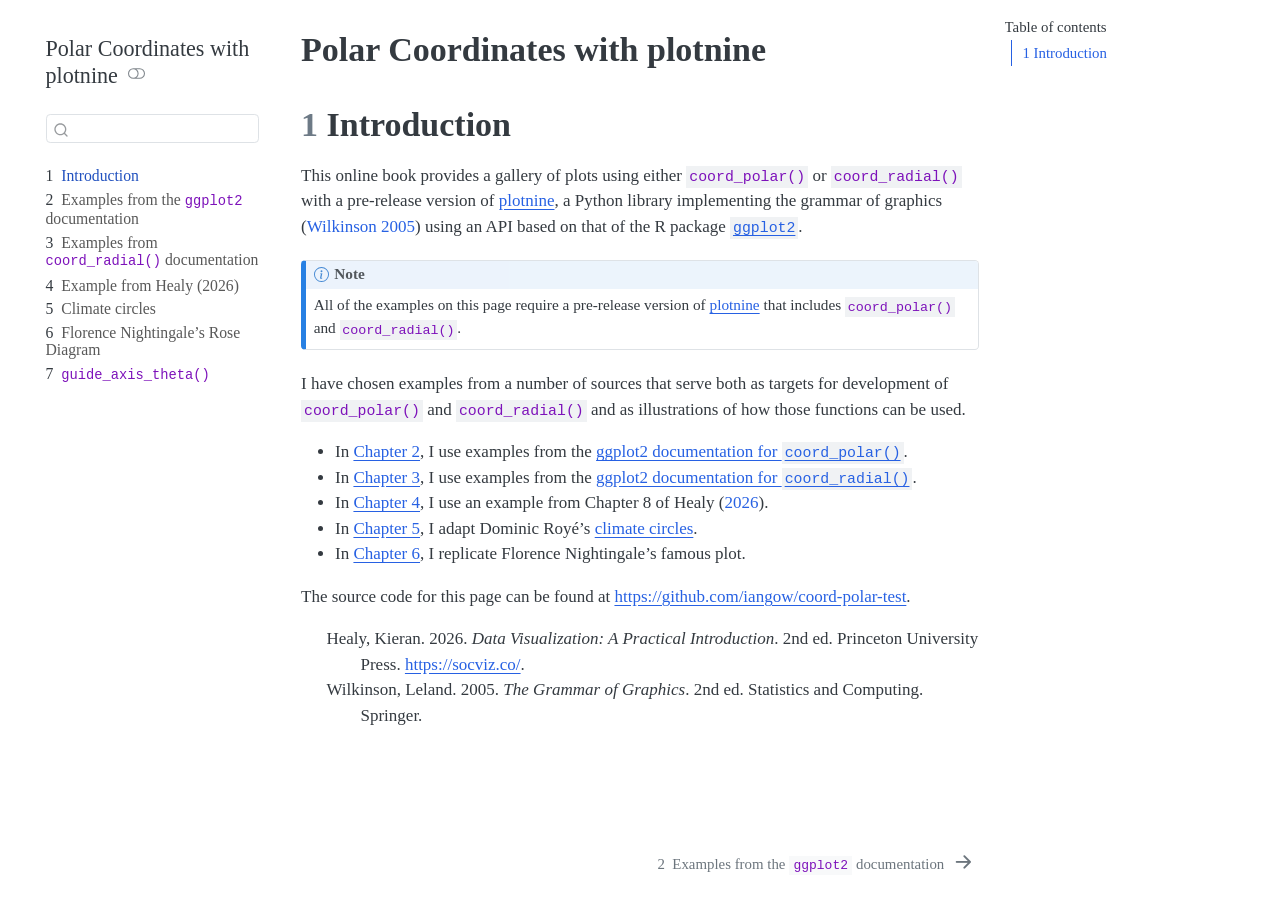
<file: index.html>
<!DOCTYPE html>
<html xmlns="http://www.w3.org/1999/xhtml" lang="en" xml:lang="en"><head>

<meta charset="utf-8">
<meta name="generator" content="quarto-1.9.36">

<meta name="viewport" content="width=device-width, initial-scale=1.0, user-scalable=yes">


<title>Polar Coordinates with plotnine</title>
<style>
/* Default styles provided by pandoc.
** See https://pandoc.org/MANUAL.html#variables-for-html for config info.
*/
code{white-space: pre-wrap;}
span.smallcaps{font-variant: small-caps;}
div.columns{display: flex; gap: min(4vw, 1.5em);}
div.column{flex: auto; overflow-x: auto;}
div.hanging-indent{margin-left: 1.5em; text-indent: -1.5em;}
ul.task-list{list-style: none;}
ul.task-list li input[type="checkbox"] {
  width: 0.8em;
  margin: 0 0.8em 0.2em -1em; /* quarto-specific, see https://github.com/quarto-dev/quarto-cli/issues/4556 */ 
  vertical-align: middle;
}
/* CSS for citations */
div.csl-bib-body { }
div.csl-entry {
  clear: both;
}
.hanging-indent div.csl-entry {
  margin-left:2em;
  text-indent:-2em;
}
div.csl-left-margin {
  min-width:2em;
  float:left;
}
div.csl-right-inline {
  margin-left:2em;
  padding-left:1em;
}
div.csl-indent {
  margin-left: 2em;
}</style>


<script src="site_libs/quarto-nav/quarto-nav.js"></script>
<script src="site_libs/quarto-nav/headroom.min.js"></script>
<script src="site_libs/clipboard/clipboard.min.js"></script>
<script src="site_libs/quarto-search/autocomplete.umd.js"></script>
<script src="site_libs/quarto-search/fuse.min.js"></script>
<script src="site_libs/quarto-search/quarto-search.js"></script>
<meta name="quarto:offset" content="./">
<link href="./ggplot2-examples.html" rel="next">
<script src="site_libs/quarto-html/quarto.js" type="module"></script>
<script src="site_libs/quarto-html/tabsets/tabsets.js" type="module"></script>
<script src="site_libs/quarto-html/popper.min.js"></script>
<script src="site_libs/quarto-html/tippy.umd.min.js"></script>
<script src="site_libs/quarto-html/anchor.min.js"></script>
<link href="site_libs/quarto-html/tippy.css" rel="stylesheet">
<link href="site_libs/quarto-html/quarto-syntax-highlighting-845c23b38eaddc0f92fda52bfe77a8c8.css" rel="stylesheet" class="quarto-color-scheme" id="quarto-text-highlighting-styles">
<link href="site_libs/quarto-html/quarto-syntax-highlighting-dark-f418161beb48e0141c760e455f12af2c.css" rel="stylesheet" class="quarto-color-scheme quarto-color-alternate" id="quarto-text-highlighting-styles">
<link href="site_libs/quarto-html/quarto-syntax-highlighting-845c23b38eaddc0f92fda52bfe77a8c8.css" rel="stylesheet" class="quarto-color-scheme-extra" id="quarto-text-highlighting-styles">
<script src="site_libs/bootstrap/bootstrap.min.js"></script>
<link href="site_libs/bootstrap/bootstrap-icons.css" rel="stylesheet">
<link href="site_libs/bootstrap/bootstrap-c0f9e757bd1bbe5faf3da83a888945c0.min.css" rel="stylesheet" append-hash="true" class="quarto-color-scheme" id="quarto-bootstrap" data-mode="light">
<link href="site_libs/bootstrap/bootstrap-dark-91459808351f4a5e66f61f3cc0ad5ca1.min.css" rel="stylesheet" append-hash="true" class="quarto-color-scheme quarto-color-alternate" id="quarto-bootstrap" data-mode="dark">
<link href="site_libs/bootstrap/bootstrap-c0f9e757bd1bbe5faf3da83a888945c0.min.css" rel="stylesheet" append-hash="true" class="quarto-color-scheme-extra" id="quarto-bootstrap" data-mode="light">
<script id="quarto-search-options" type="application/json">{
  "location": "sidebar",
  "copy-button": false,
  "collapse-after": 3,
  "panel-placement": "start",
  "type": "textbox",
  "limit": 50,
  "keyboard-shortcut": [
    "f",
    "/",
    "s"
  ],
  "show-item-context": false,
  "language": {
    "search-no-results-text": "No results",
    "search-matching-documents-text": "matching documents",
    "search-copy-link-title": "Copy link to search",
    "search-hide-matches-text": "Hide additional matches",
    "search-more-match-text": "more match in this document",
    "search-more-matches-text": "more matches in this document",
    "search-clear-button-title": "Clear",
    "search-text-placeholder": "",
    "search-detached-cancel-button-title": "Cancel",
    "search-submit-button-title": "Submit",
    "search-label": "Search"
  }
}</script>


<link rel="stylesheet" href="styles.css">
</head>

<body class="nav-sidebar floating quarto-light"><script id="quarto-html-before-body" type="application/javascript">
    const toggleBodyColorMode = (bsSheetEl) => {
      const mode = bsSheetEl.getAttribute("data-mode");
      const bodyEl = window.document.querySelector("body");
      if (mode === "dark") {
        bodyEl.classList.add("quarto-dark");
        bodyEl.classList.remove("quarto-light");
      } else {
        bodyEl.classList.add("quarto-light");
        bodyEl.classList.remove("quarto-dark");
      }
    }
    const toggleBodyColorPrimary = () => {
      const bsSheetEl = window.document.querySelector("link#quarto-bootstrap:not([rel=disabled-stylesheet])");
      if (bsSheetEl) {
        toggleBodyColorMode(bsSheetEl);
      }
    }
    const setColorSchemeToggle = (alternate) => {
      const toggles = window.document.querySelectorAll('.quarto-color-scheme-toggle');
      for (let i=0; i < toggles.length; i++) {
        const toggle = toggles[i];
        if (toggle) {
          if (alternate) {
            toggle.classList.add("alternate");
          } else {
            toggle.classList.remove("alternate");
          }
        }
      }
    };
    const toggleColorMode = (alternate) => {
      // Switch the stylesheets
      const primaryStylesheets = window.document.querySelectorAll('link.quarto-color-scheme:not(.quarto-color-alternate)');
      const alternateStylesheets = window.document.querySelectorAll('link.quarto-color-scheme.quarto-color-alternate');
      manageTransitions('#quarto-margin-sidebar .nav-link', false);
      if (alternate) {
        // note: dark is layered on light, we don't disable primary!
        enableStylesheet(alternateStylesheets);
        for (const sheetNode of alternateStylesheets) {
          if (sheetNode.id === "quarto-bootstrap") {
            toggleBodyColorMode(sheetNode);
          }
        }
      } else {
        disableStylesheet(alternateStylesheets);
        enableStylesheet(primaryStylesheets)
        toggleBodyColorPrimary();
      }
      manageTransitions('#quarto-margin-sidebar .nav-link', true);
      // Switch the toggles
      setColorSchemeToggle(alternate)
      // Hack to workaround the fact that safari doesn't
      // properly recolor the scrollbar when toggling (#1455)
      if (navigator.userAgent.indexOf('Safari') > 0 && navigator.userAgent.indexOf('Chrome') == -1) {
        manageTransitions("body", false);
        window.scrollTo(0, 1);
        setTimeout(() => {
          window.scrollTo(0, 0);
          manageTransitions("body", true);
        }, 40);
      }
    }
    const disableStylesheet = (stylesheets) => {
      for (let i=0; i < stylesheets.length; i++) {
        const stylesheet = stylesheets[i];
        stylesheet.rel = 'disabled-stylesheet';
      }
    }
    const enableStylesheet = (stylesheets) => {
      for (let i=0; i < stylesheets.length; i++) {
        const stylesheet = stylesheets[i];
        if(stylesheet.rel !== 'stylesheet') { // for Chrome, which will still FOUC without this check
          stylesheet.rel = 'stylesheet';
        }
      }
    }
    const manageTransitions = (selector, allowTransitions) => {
      const els = window.document.querySelectorAll(selector);
      for (let i=0; i < els.length; i++) {
        const el = els[i];
        if (allowTransitions) {
          el.classList.remove('notransition');
        } else {
          el.classList.add('notransition');
        }
      }
    }
    const isFileUrl = () => {
      return window.location.protocol === 'file:';
    }
    const hasAlternateSentinel = () => {
      let styleSentinel = getColorSchemeSentinel();
      if (styleSentinel !== null) {
        return styleSentinel === "alternate";
      } else {
        return false;
      }
    }
    const setStyleSentinel = (alternate) => {
      const value = alternate ? "alternate" : "default";
      if (!isFileUrl()) {
        window.localStorage.setItem("quarto-color-scheme", value);
      } else {
        localAlternateSentinel = value;
      }
    }
    const getColorSchemeSentinel = () => {
      if (!isFileUrl()) {
        const storageValue = window.localStorage.getItem("quarto-color-scheme");
        return storageValue != null ? storageValue : localAlternateSentinel;
      } else {
        return localAlternateSentinel;
      }
    }
    const toggleGiscusIfUsed = (isAlternate, darkModeDefault) => {
      const baseTheme = document.querySelector('#giscus-base-theme')?.value ?? 'light';
      const alternateTheme = document.querySelector('#giscus-alt-theme')?.value ?? 'dark';
      let newTheme = '';
      if(authorPrefersDark) {
        newTheme = isAlternate ? baseTheme : alternateTheme;
      } else {
        newTheme = isAlternate ? alternateTheme : baseTheme;
      }
      const changeGiscusTheme = () => {
        // From: https://github.com/giscus/giscus/issues/336
        const sendMessage = (message) => {
          const iframe = document.querySelector('iframe.giscus-frame');
          if (!iframe) return;
          iframe.contentWindow.postMessage({ giscus: message }, 'https://giscus.app');
        }
        sendMessage({
          setConfig: {
            theme: newTheme
          }
        });
      }
      const isGiscussLoaded = window.document.querySelector('iframe.giscus-frame') !== null;
      if (isGiscussLoaded) {
        changeGiscusTheme();
      }
    };
    const authorPrefersDark = false;
    const queryPrefersDark = window.matchMedia('(prefers-color-scheme: dark)');
    const darkModeDefault = queryPrefersDark.matches;
      document.querySelector('link#quarto-text-highlighting-styles.quarto-color-scheme-extra').rel = 'disabled-stylesheet';
      document.querySelector('link#quarto-bootstrap.quarto-color-scheme-extra').rel = 'disabled-stylesheet';
    let localAlternateSentinel = darkModeDefault ? 'alternate' : 'default';
    // Dark / light mode switch
    window.quartoToggleColorScheme = () => {
      // Read the current dark / light value
      let toAlternate = !hasAlternateSentinel();
      toggleColorMode(toAlternate);
      setStyleSentinel(toAlternate);
      toggleGiscusIfUsed(toAlternate, darkModeDefault);
      window.dispatchEvent(new Event('resize'));
    };
    queryPrefersDark.addEventListener("change", e => {
      if(window.localStorage.getItem("quarto-color-scheme") !== null)
        return;
      const alternate = e.matches
      toggleColorMode(alternate);
      localAlternateSentinel = e.matches ? 'alternate' : 'default'; // this is used alongside local storage!
      toggleGiscusIfUsed(alternate, darkModeDefault);
    });
    // Switch to dark mode if need be
    if (hasAlternateSentinel()) {
      toggleColorMode(true);
    } else {
      toggleColorMode(false);
    }
  </script>

<div id="quarto-search-results"></div>
  <header id="quarto-header" class="headroom fixed-top">
  <nav class="quarto-secondary-nav">
    <div class="container-fluid d-flex">
      <button type="button" class="quarto-btn-toggle btn" data-bs-toggle="collapse" role="button" data-bs-target=".quarto-sidebar-collapse-item" aria-controls="quarto-sidebar" aria-expanded="false" aria-label="Toggle sidebar navigation" onclick="if (window.quartoToggleHeadroom) { window.quartoToggleHeadroom(); }">
        <i class="bi bi-layout-text-sidebar-reverse"></i>
      </button>
        <nav class="quarto-page-breadcrumbs" aria-label="breadcrumb"><ol class="breadcrumb"><li class="breadcrumb-item"><a href="./index.html"><span class="chapter-number">1</span>&nbsp; <span class="chapter-title">Introduction</span></a></li></ol></nav>
        <a class="flex-grow-1" role="navigation" data-bs-toggle="collapse" data-bs-target=".quarto-sidebar-collapse-item" aria-controls="quarto-sidebar" aria-expanded="false" aria-label="Toggle sidebar navigation" onclick="if (window.quartoToggleHeadroom) { window.quartoToggleHeadroom(); }">      
        </a>
      <button type="button" class="btn quarto-search-button" aria-label="Search" onclick="window.quartoOpenSearch();">
        <i class="bi bi-search"></i>
      </button>
    </div>
  </nav>
</header>
<!-- content -->
<div id="quarto-content" class="quarto-container page-columns page-rows-contents page-layout-article">
<!-- sidebar -->
  <nav id="quarto-sidebar" class="sidebar collapse collapse-horizontal quarto-sidebar-collapse-item sidebar-navigation floating overflow-auto">
    <div class="pt-lg-2 mt-2 text-left sidebar-header">
    <div class="sidebar-title mb-0 py-0">
      <a href="./">Polar Coordinates with plotnine</a> 
        <div class="sidebar-tools-main">
  <a href="" class="quarto-color-scheme-toggle quarto-navigation-tool  px-1" onclick="window.quartoToggleColorScheme(); return false;" title="Toggle dark mode"><i class="bi"></i></a>
</div>
    </div>
      </div>
        <div class="mt-2 flex-shrink-0 align-items-center">
        <div class="sidebar-search">
        <div id="quarto-search" class="" title="Search"></div>
        </div>
        </div>
    <div class="sidebar-menu-container"> 
    <ul class="list-unstyled mt-1">
        <li class="sidebar-item">
  <div class="sidebar-item-container"> 
  <a href="./index.html" class="sidebar-item-text sidebar-link active">
 <span class="menu-text"><span class="chapter-number">1</span>&nbsp; <span class="chapter-title">Introduction</span></span></a>
  </div>
</li>
        <li class="sidebar-item">
  <div class="sidebar-item-container"> 
  <a href="./ggplot2-examples.html" class="sidebar-item-text sidebar-link">
 <span class="menu-text"><span class="chapter-number">2</span>&nbsp; <span class="chapter-title">Examples from the <code>ggplot2</code> documentation</span></span></a>
  </div>
</li>
        <li class="sidebar-item">
  <div class="sidebar-item-container"> 
  <a href="./coord-radial-examples.html" class="sidebar-item-text sidebar-link">
 <span class="menu-text"><span class="chapter-number">3</span>&nbsp; <span class="chapter-title">Examples from <code>coord_radial()</code> documentation</span></span></a>
  </div>
</li>
        <li class="sidebar-item">
  <div class="sidebar-item-container"> 
  <a href="./socviz-examples.html" class="sidebar-item-text sidebar-link">
 <span class="menu-text"><span class="chapter-number">4</span>&nbsp; <span class="chapter-title">Example from Healy (2026)</span></span></a>
  </div>
</li>
        <li class="sidebar-item">
  <div class="sidebar-item-container"> 
  <a href="./climate-circles.html" class="sidebar-item-text sidebar-link">
 <span class="menu-text"><span class="chapter-number">5</span>&nbsp; <span class="chapter-title">Climate circles</span></span></a>
  </div>
</li>
        <li class="sidebar-item">
  <div class="sidebar-item-container"> 
  <a href="./nightingale.html" class="sidebar-item-text sidebar-link">
 <span class="menu-text"><span class="chapter-number">6</span>&nbsp; <span class="chapter-title">Florence Nightingale’s Rose Diagram</span></span></a>
  </div>
</li>
        <li class="sidebar-item">
  <div class="sidebar-item-container"> 
  <a href="./guide-axis-theta.html" class="sidebar-item-text sidebar-link">
 <span class="menu-text"><span class="chapter-number">7</span>&nbsp; <span class="chapter-title"><code>guide_axis_theta()</code></span></span></a>
  </div>
</li>
    </ul>
    </div>
</nav>
<div id="quarto-sidebar-glass" class="quarto-sidebar-collapse-item" data-bs-toggle="collapse" data-bs-target=".quarto-sidebar-collapse-item"></div>
<!-- margin-sidebar -->
    <div id="quarto-margin-sidebar" class="sidebar margin-sidebar">
        <nav id="TOC" role="doc-toc" class="toc-active">
    <h2 id="toc-title">Table of contents</h2>
   
  <ul>
  <li><a href="#sec-intro" id="toc-sec-intro" class="nav-link active" data-scroll-target="#sec-intro"><span class="header-section-number">1</span> Introduction</a></li>
  </ul>
</nav>
    </div>
<!-- main -->
<main class="content" id="quarto-document-content">


<header id="title-block-header" class="quarto-title-block default">
<div class="quarto-title">
<h1 class="title">Polar Coordinates with plotnine</h1>
</div>



<div class="quarto-title-meta">

    
  
    
  </div>
  


</header>


<section id="sec-intro" class="level1" data-number="1">
<h1 data-number="1"><span class="header-section-number">1</span> Introduction</h1>
<p>This online book provides a gallery of plots using either <code>coord_polar()</code> or <code>coord_radial()</code> with a pre-release version of <a href="https://plotnine.org">plotnine</a>, a Python library implementing the grammar of graphics <span class="citation" data-cites="wilkinson:2006">(<a href="#ref-wilkinson:2006" role="doc-biblioref">Wilkinson 2005</a>)</span> using an API based on that of the R package <a href="https://ggplot2.tidyverse.org"><code>ggplot2</code></a>.</p>
<div class="callout callout-style-default callout-note callout-titled">
<div class="callout-header d-flex align-content-center">
<div class="callout-icon-container">
<i class="callout-icon"></i>
</div>
<div class="callout-title-container flex-fill">
Note
</div>
</div>
<div class="callout-body-container callout-body">
<p>All of the examples on this page require a pre-release version of <a href="https://plotnine.org">plotnine</a> that includes <code>coord_polar()</code> and <code>coord_radial()</code>.</p>
</div>
</div>
<p>I have chosen examples from a number of sources that serve both as targets for development of <code>coord_polar()</code> and <code>coord_radial()</code> and as illustrations of how those functions can be used.</p>
<ul>
<li>In <a href="ggplot2-examples.html" class="quarto-xref"><span>Chapter 2</span></a>, I use examples from the <a href="https://ggplot2.tidyverse.org/reference/coord_polar.html">ggplot2 documentation for <code>coord_polar()</code></a>.</li>
<li>In <a href="coord-radial-examples.html" class="quarto-xref"><span>Chapter 3</span></a>, I use examples from the <a href="https://ggplot2.tidyverse.org/reference/coord_radial.html">ggplot2 documentation for <code>coord_radial()</code></a>.</li>
<li>In <a href="socviz-examples.html" class="quarto-xref"><span>Chapter 4</span></a>, I use an example from Chapter 8 of <span class="citation" data-cites="Healy2026">Healy (<a href="#ref-Healy2026" role="doc-biblioref">2026</a>)</span>.</li>
<li>In <a href="climate-circles.html" class="quarto-xref"><span>Chapter 5</span></a>, I adapt Dominic Royé’s <a href="https://dominicroye.github.io/blog/climate-circles/">climate circles</a>.</li>
<li>In <a href="nightingale.html" class="quarto-xref"><span>Chapter 6</span></a>, I replicate Florence Nightingale’s famous plot.</li>
</ul>
<p>The source code for this page can be found at <a href="https://github.com/iangow/coord-polar-test" class="uri">https://github.com/iangow/coord-polar-test</a>.</p>


<div id="refs" class="references csl-bib-body hanging-indent" role="list">
<div id="ref-Healy2026" class="csl-entry" role="listitem">
Healy, Kieran. 2026. <em>Data Visualization: A Practical Introduction</em>. 2nd ed. Princeton University Press. <a href="https://socviz.co/">https://socviz.co/</a>.
</div>
<div id="ref-wilkinson:2006" class="csl-entry" role="listitem">
Wilkinson, Leland. 2005. <em>The Grammar of Graphics</em>. 2nd ed. Statistics and Computing. Springer.
</div>
</div>
</section>

</main> <!-- /main -->
<script id="quarto-html-after-body" type="application/javascript">
  window.document.addEventListener("DOMContentLoaded", function (event) {
    // Ensure there is a toggle, if there isn't float one in the top right
    if (window.document.querySelector('.quarto-color-scheme-toggle') === null) {
      const a = window.document.createElement('a');
      a.classList.add('top-right');
      a.classList.add('quarto-color-scheme-toggle');
      a.href = "";
      a.onclick = function() { try { window.quartoToggleColorScheme(); } catch {} return false; };
      const i = window.document.createElement("i");
      i.classList.add('bi');
      a.appendChild(i);
      window.document.body.appendChild(a);
    }
    setColorSchemeToggle(hasAlternateSentinel())
    const icon = "";
    const anchorJS = new window.AnchorJS();
    anchorJS.options = {
      placement: 'right',
      icon: icon
    };
    anchorJS.add('.anchored');
    const isCodeAnnotation = (el) => {
      for (const clz of el.classList) {
        if (clz.startsWith('code-annotation-')) {                     
          return true;
        }
      }
      return false;
    }
    const onCopySuccess = function(e) {
      // button target
      const button = e.trigger;
      // don't keep focus
      button.blur();
      // flash "checked"
      button.classList.add('code-copy-button-checked');
      var currentTitle = button.getAttribute("title");
      button.setAttribute("title", "Copied!");
      let tooltip;
      if (window.bootstrap) {
        button.setAttribute("data-bs-toggle", "tooltip");
        button.setAttribute("data-bs-placement", "left");
        button.setAttribute("data-bs-title", "Copied!");
        tooltip = new bootstrap.Tooltip(button, 
          { trigger: "manual", 
            customClass: "code-copy-button-tooltip",
            offset: [0, -8]});
        tooltip.show();    
      }
      setTimeout(function() {
        if (tooltip) {
          tooltip.hide();
          button.removeAttribute("data-bs-title");
          button.removeAttribute("data-bs-toggle");
          button.removeAttribute("data-bs-placement");
        }
        button.setAttribute("title", currentTitle);
        button.classList.remove('code-copy-button-checked');
      }, 1000);
      // clear code selection
      e.clearSelection();
    }
    const getTextToCopy = function(trigger) {
      const outerScaffold = trigger.parentElement.cloneNode(true);
      const codeEl = outerScaffold.querySelector('code');
      for (const childEl of codeEl.children) {
        if (isCodeAnnotation(childEl)) {
          childEl.remove();
        }
      }
      return codeEl.innerText;
    }
    const clipboard = new window.ClipboardJS('.code-copy-button:not([data-in-quarto-modal])', {
      text: getTextToCopy
    });
    clipboard.on('success', onCopySuccess);
    if (window.document.getElementById('quarto-embedded-source-code-modal')) {
      const clipboardModal = new window.ClipboardJS('.code-copy-button[data-in-quarto-modal]', {
        text: getTextToCopy,
        container: window.document.getElementById('quarto-embedded-source-code-modal')
      });
      clipboardModal.on('success', onCopySuccess);
    }
      var localhostRegex = new RegExp(/^(?:http|https):\/\/localhost\:?[0-9]*\//);
      var mailtoRegex = new RegExp(/^mailto:/);
        var filterRegex = new RegExp('/' + window.location.host + '/');
      var isInternal = (href) => {
          return filterRegex.test(href) || localhostRegex.test(href) || mailtoRegex.test(href);
      }
      // Inspect non-navigation links and adorn them if external
     var links = window.document.querySelectorAll('a[href]:not(.nav-link):not(.navbar-brand):not(.toc-action):not(.sidebar-link):not(.sidebar-item-toggle):not(.pagination-link):not(.no-external):not([aria-hidden]):not(.dropdown-item):not(.quarto-navigation-tool):not(.about-link)');
      for (var i=0; i<links.length; i++) {
        const link = links[i];
        if (!isInternal(link.href)) {
          // undo the damage that might have been done by quarto-nav.js in the case of
          // links that we want to consider external
          if (link.dataset.originalHref !== undefined) {
            link.href = link.dataset.originalHref;
          }
        }
      }
    function tippyHover(el, contentFn, onTriggerFn, onUntriggerFn) {
      const config = {
        allowHTML: true,
        maxWidth: 500,
        delay: 100,
        arrow: false,
        appendTo: function(el) {
            return el.parentElement;
        },
        interactive: true,
        interactiveBorder: 10,
        theme: 'quarto',
        placement: 'bottom-start',
      };
      if (contentFn) {
        config.content = contentFn;
      }
      if (onTriggerFn) {
        config.onTrigger = onTriggerFn;
      }
      if (onUntriggerFn) {
        config.onUntrigger = onUntriggerFn;
      }
      window.tippy(el, config); 
    }
    const noterefs = window.document.querySelectorAll('a[role="doc-noteref"]');
    for (var i=0; i<noterefs.length; i++) {
      const ref = noterefs[i];
      tippyHover(ref, function() {
        // use id or data attribute instead here
        let href = ref.getAttribute('data-footnote-href') || ref.getAttribute('href');
        try { href = new URL(href).hash; } catch {}
        const id = href.replace(/^#\/?/, "");
        const note = window.document.getElementById(id);
        if (note) {
          return note.innerHTML;
        } else {
          return "";
        }
      });
    }
    const xrefs = window.document.querySelectorAll('a.quarto-xref');
    const processXRef = (id, note) => {
      // Strip column container classes
      const stripColumnClz = (el) => {
        el.classList.remove("page-full", "page-columns");
        if (el.children) {
          for (const child of el.children) {
            stripColumnClz(child);
          }
        }
      }
      stripColumnClz(note)
      if (id === null || id.startsWith('sec-')) {
        // Special case sections, only their first couple elements
        const container = document.createElement("div");
        if (note.children && note.children.length > 2) {
          container.appendChild(note.children[0].cloneNode(true));
          for (let i = 1; i < note.children.length; i++) {
            const child = note.children[i];
            if (child.tagName === "P" && child.innerText === "") {
              continue;
            } else {
              container.appendChild(child.cloneNode(true));
              break;
            }
          }
          if (window.Quarto?.typesetMath) {
            window.Quarto.typesetMath(container);
          }
          return container.innerHTML
        } else {
          if (window.Quarto?.typesetMath) {
            window.Quarto.typesetMath(note);
          }
          return note.innerHTML;
        }
      } else {
        // Remove any anchor links if they are present
        const anchorLink = note.querySelector('a.anchorjs-link');
        if (anchorLink) {
          anchorLink.remove();
        }
        if (window.Quarto?.typesetMath) {
          window.Quarto.typesetMath(note);
        }
        if (note.classList.contains("callout")) {
          return note.outerHTML;
        } else {
          return note.innerHTML;
        }
      }
    }
    for (var i=0; i<xrefs.length; i++) {
      const xref = xrefs[i];
      tippyHover(xref, undefined, function(instance) {
        instance.disable();
        let url = xref.getAttribute('href');
        let hash = undefined; 
        if (url.startsWith('#')) {
          hash = url;
        } else {
          try { hash = new URL(url).hash; } catch {}
        }
        if (hash) {
          const id = hash.replace(/^#\/?/, "");
          const note = window.document.getElementById(id);
          if (note !== null) {
            try {
              const html = processXRef(id, note.cloneNode(true));
              instance.setContent(html);
            } finally {
              instance.enable();
              instance.show();
            }
          } else {
            // See if we can fetch this
            fetch(url.split('#')[0])
            .then(res => res.text())
            .then(html => {
              const parser = new DOMParser();
              const htmlDoc = parser.parseFromString(html, "text/html");
              const note = htmlDoc.getElementById(id);
              if (note !== null) {
                const html = processXRef(id, note);
                instance.setContent(html);
              } 
            }).finally(() => {
              instance.enable();
              instance.show();
            });
          }
        } else {
          // See if we can fetch a full url (with no hash to target)
          // This is a special case and we should probably do some content thinning / targeting
          fetch(url)
          .then(res => res.text())
          .then(html => {
            const parser = new DOMParser();
            const htmlDoc = parser.parseFromString(html, "text/html");
            const note = htmlDoc.querySelector('main.content');
            if (note !== null) {
              // This should only happen for chapter cross references
              // (since there is no id in the URL)
              // remove the first header
              if (note.children.length > 0 && note.children[0].tagName === "HEADER") {
                note.children[0].remove();
              }
              const html = processXRef(null, note);
              instance.setContent(html);
            } 
          }).finally(() => {
            instance.enable();
            instance.show();
          });
        }
      }, function(instance) {
      });
    }
        let selectedAnnoteEl;
        const selectorForAnnotation = ( cell, annotation) => {
          let cellAttr = 'data-code-cell="' + cell + '"';
          let lineAttr = 'data-code-annotation="' +  annotation + '"';
          const selector = 'span[' + cellAttr + '][' + lineAttr + ']';
          return selector;
        }
        const selectCodeLines = (annoteEl) => {
          const doc = window.document;
          const targetCell = annoteEl.getAttribute("data-target-cell");
          const targetAnnotation = annoteEl.getAttribute("data-target-annotation");
          const annoteSpan = window.document.querySelector(selectorForAnnotation(targetCell, targetAnnotation));
          const lines = annoteSpan.getAttribute("data-code-lines").split(",");
          const lineIds = lines.map((line) => {
            return targetCell + "-" + line;
          })
          let top = null;
          let height = null;
          let parent = null;
          if (lineIds.length > 0) {
              //compute the position of the single el (top and bottom and make a div)
              const el = window.document.getElementById(lineIds[0]);
              top = el.offsetTop;
              height = el.offsetHeight;
              parent = el.parentElement.parentElement;
            if (lineIds.length > 1) {
              const lastEl = window.document.getElementById(lineIds[lineIds.length - 1]);
              const bottom = lastEl.offsetTop + lastEl.offsetHeight;
              height = bottom - top;
            }
            if (top !== null && height !== null && parent !== null) {
              // cook up a div (if necessary) and position it 
              let div = window.document.getElementById("code-annotation-line-highlight");
              if (div === null) {
                div = window.document.createElement("div");
                div.setAttribute("id", "code-annotation-line-highlight");
                div.style.position = 'absolute';
                parent.appendChild(div);
              }
              div.style.top = top - 2 + "px";
              div.style.height = height + 4 + "px";
              div.style.left = 0;
              let gutterDiv = window.document.getElementById("code-annotation-line-highlight-gutter");
              if (gutterDiv === null) {
                gutterDiv = window.document.createElement("div");
                gutterDiv.setAttribute("id", "code-annotation-line-highlight-gutter");
                gutterDiv.style.position = 'absolute';
                const codeCell = window.document.getElementById(targetCell);
                const gutter = codeCell.querySelector('.code-annotation-gutter');
                gutter.appendChild(gutterDiv);
              }
              gutterDiv.style.top = top - 2 + "px";
              gutterDiv.style.height = height + 4 + "px";
            }
            selectedAnnoteEl = annoteEl;
          }
        };
        const unselectCodeLines = () => {
          const elementsIds = ["code-annotation-line-highlight", "code-annotation-line-highlight-gutter"];
          elementsIds.forEach((elId) => {
            const div = window.document.getElementById(elId);
            if (div) {
              div.remove();
            }
          });
          selectedAnnoteEl = undefined;
        };
          // Handle positioning of the toggle
      window.addEventListener(
        "resize",
        throttle(() => {
          elRect = undefined;
          if (selectedAnnoteEl) {
            selectCodeLines(selectedAnnoteEl);
          }
        }, 10)
      );
      function throttle(fn, ms) {
      let throttle = false;
      let timer;
        return (...args) => {
          if(!throttle) { // first call gets through
              fn.apply(this, args);
              throttle = true;
          } else { // all the others get throttled
              if(timer) clearTimeout(timer); // cancel #2
              timer = setTimeout(() => {
                fn.apply(this, args);
                timer = throttle = false;
              }, ms);
          }
        };
      }
        // Attach click handler to the DT
        const annoteDls = window.document.querySelectorAll('dt[data-target-cell]');
        for (const annoteDlNode of annoteDls) {
          annoteDlNode.addEventListener('click', (event) => {
            const clickedEl = event.target;
            if (clickedEl !== selectedAnnoteEl) {
              unselectCodeLines();
              const activeEl = window.document.querySelector('dt[data-target-cell].code-annotation-active');
              if (activeEl) {
                activeEl.classList.remove('code-annotation-active');
              }
              selectCodeLines(clickedEl);
              clickedEl.classList.add('code-annotation-active');
            } else {
              // Unselect the line
              unselectCodeLines();
              clickedEl.classList.remove('code-annotation-active');
            }
          });
        }
    const findCites = (el) => {
      const parentEl = el.parentElement;
      if (parentEl) {
        const cites = parentEl.dataset.cites;
        if (cites) {
          return {
            el,
            cites: cites.split(' ')
          };
        } else {
          return findCites(el.parentElement)
        }
      } else {
        return undefined;
      }
    };
    var bibliorefs = window.document.querySelectorAll('a[role="doc-biblioref"]');
    for (var i=0; i<bibliorefs.length; i++) {
      const ref = bibliorefs[i];
      const citeInfo = findCites(ref);
      if (citeInfo) {
        tippyHover(citeInfo.el, function() {
          var popup = window.document.createElement('div');
          citeInfo.cites.forEach(function(cite) {
            var citeDiv = window.document.createElement('div');
            citeDiv.classList.add('hanging-indent');
            citeDiv.classList.add('csl-entry');
            var biblioDiv = window.document.getElementById('ref-' + cite);
            if (biblioDiv) {
              citeDiv.innerHTML = biblioDiv.innerHTML;
            }
            popup.appendChild(citeDiv);
          });
          return popup.innerHTML;
        });
      }
    }
  });
  </script>
<nav class="page-navigation">
  <div class="nav-page nav-page-previous">
  </div>
  <div class="nav-page nav-page-next">
      <a href="./ggplot2-examples.html" class="pagination-link" aria-label="Examples from the `ggplot2` documentation">
        <span class="nav-page-text"><span class="chapter-number">2</span>&nbsp; <span class="chapter-title">Examples from the <code>ggplot2</code> documentation</span></span> <i class="bi bi-arrow-right-short"></i>
      </a>
  </div>
</nav>
</div> <!-- /content -->




</body></html>
</file>
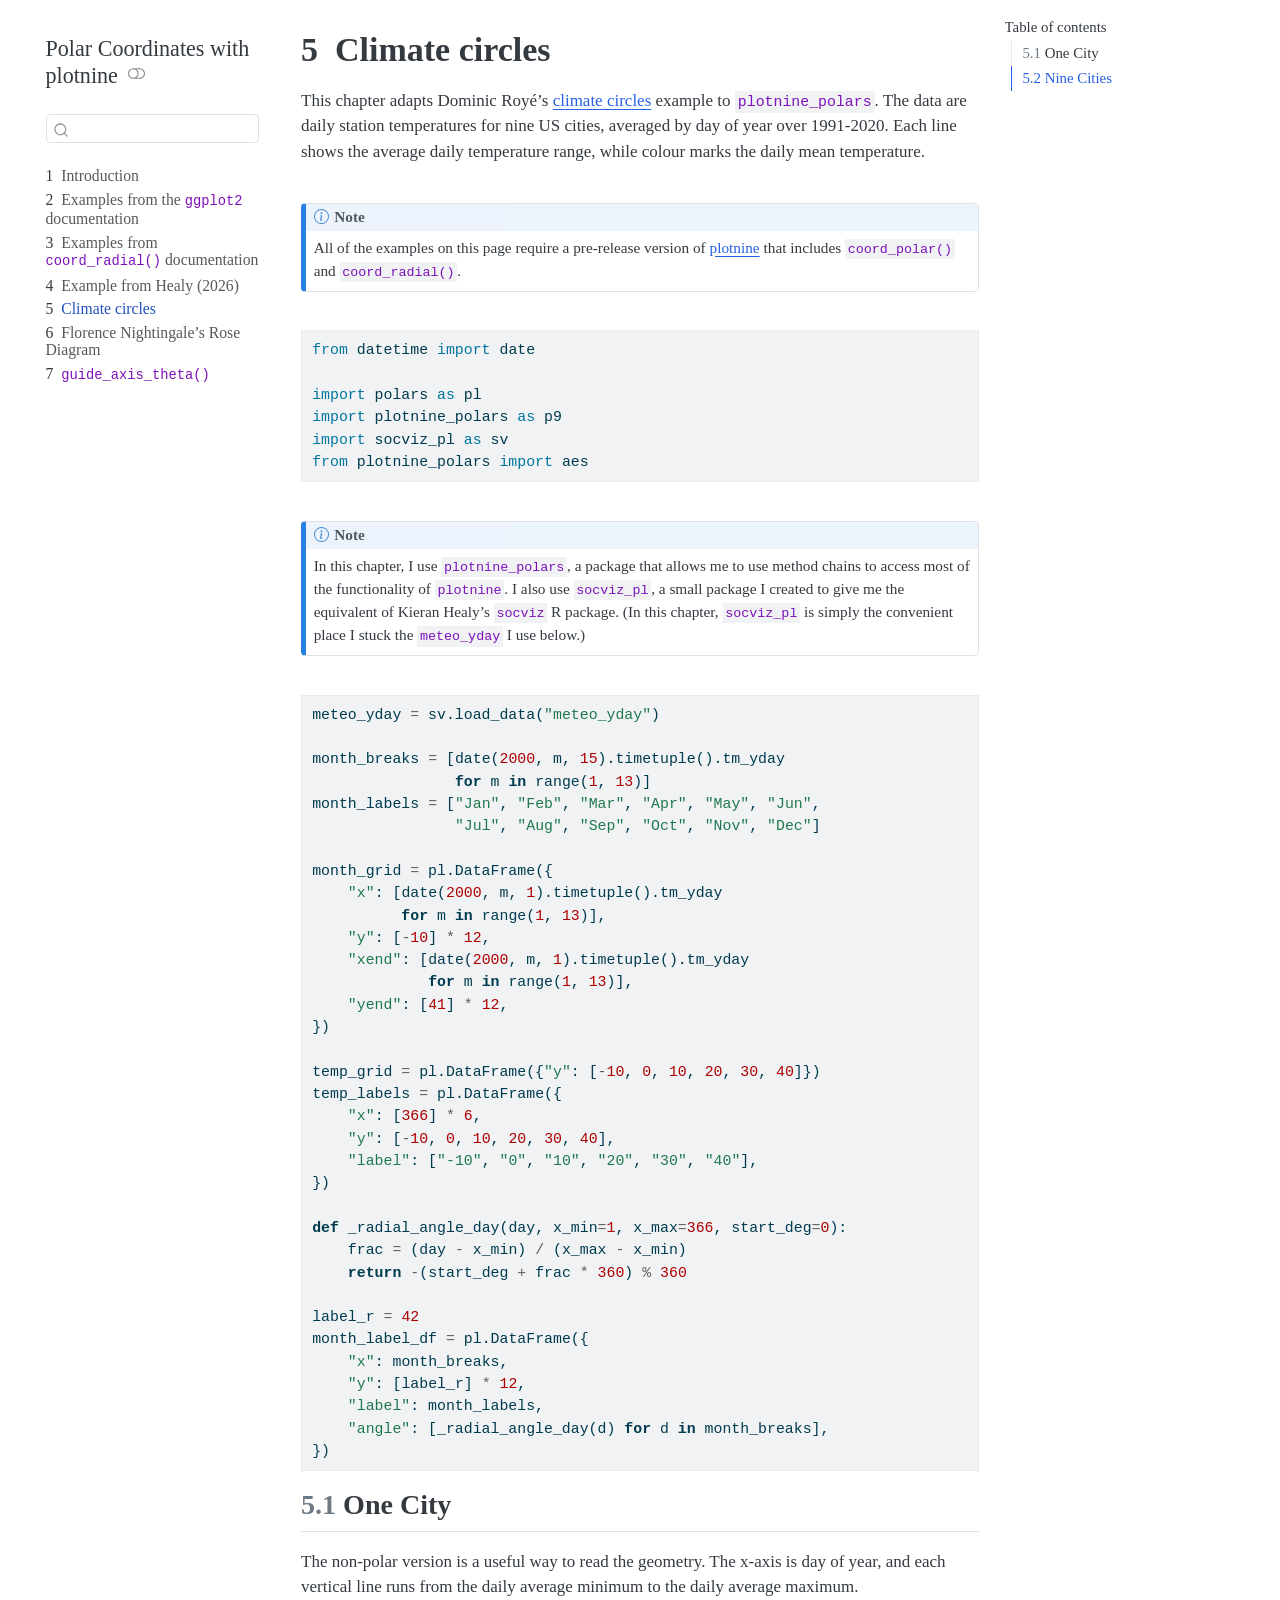
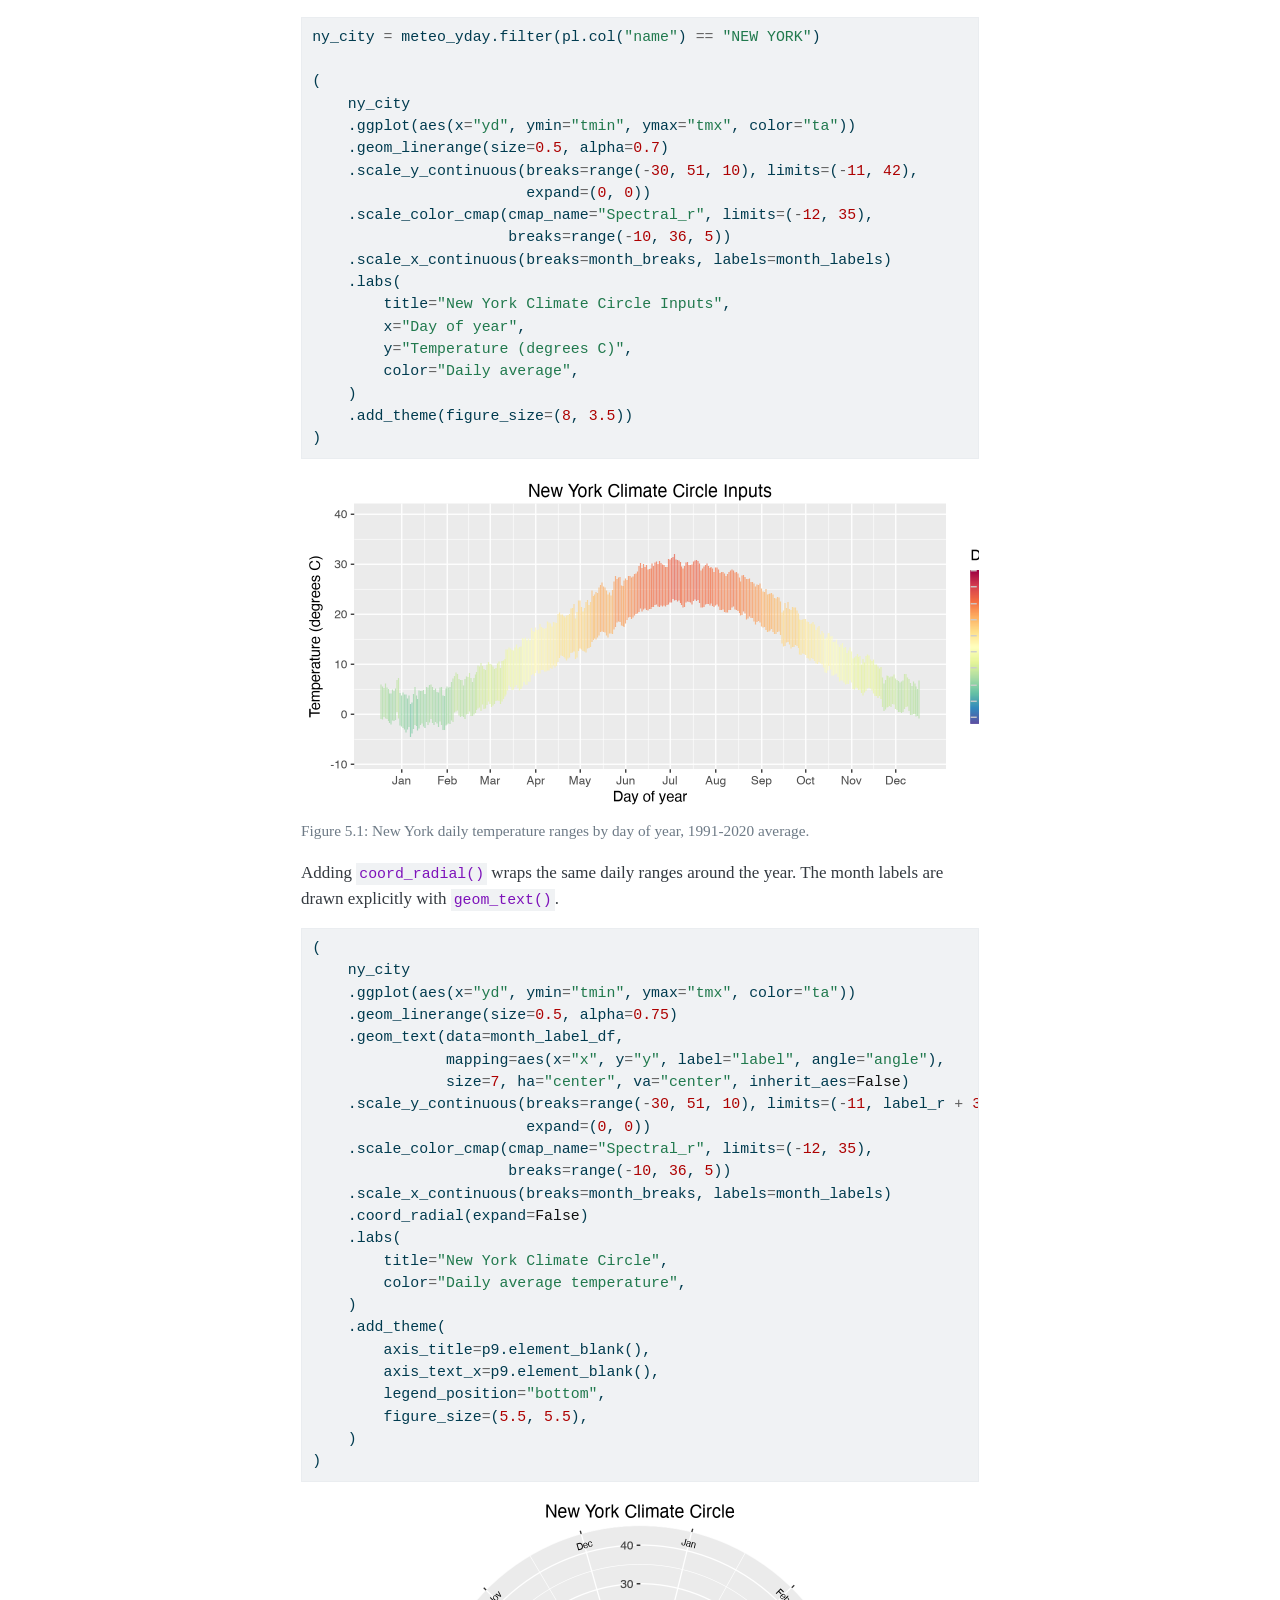
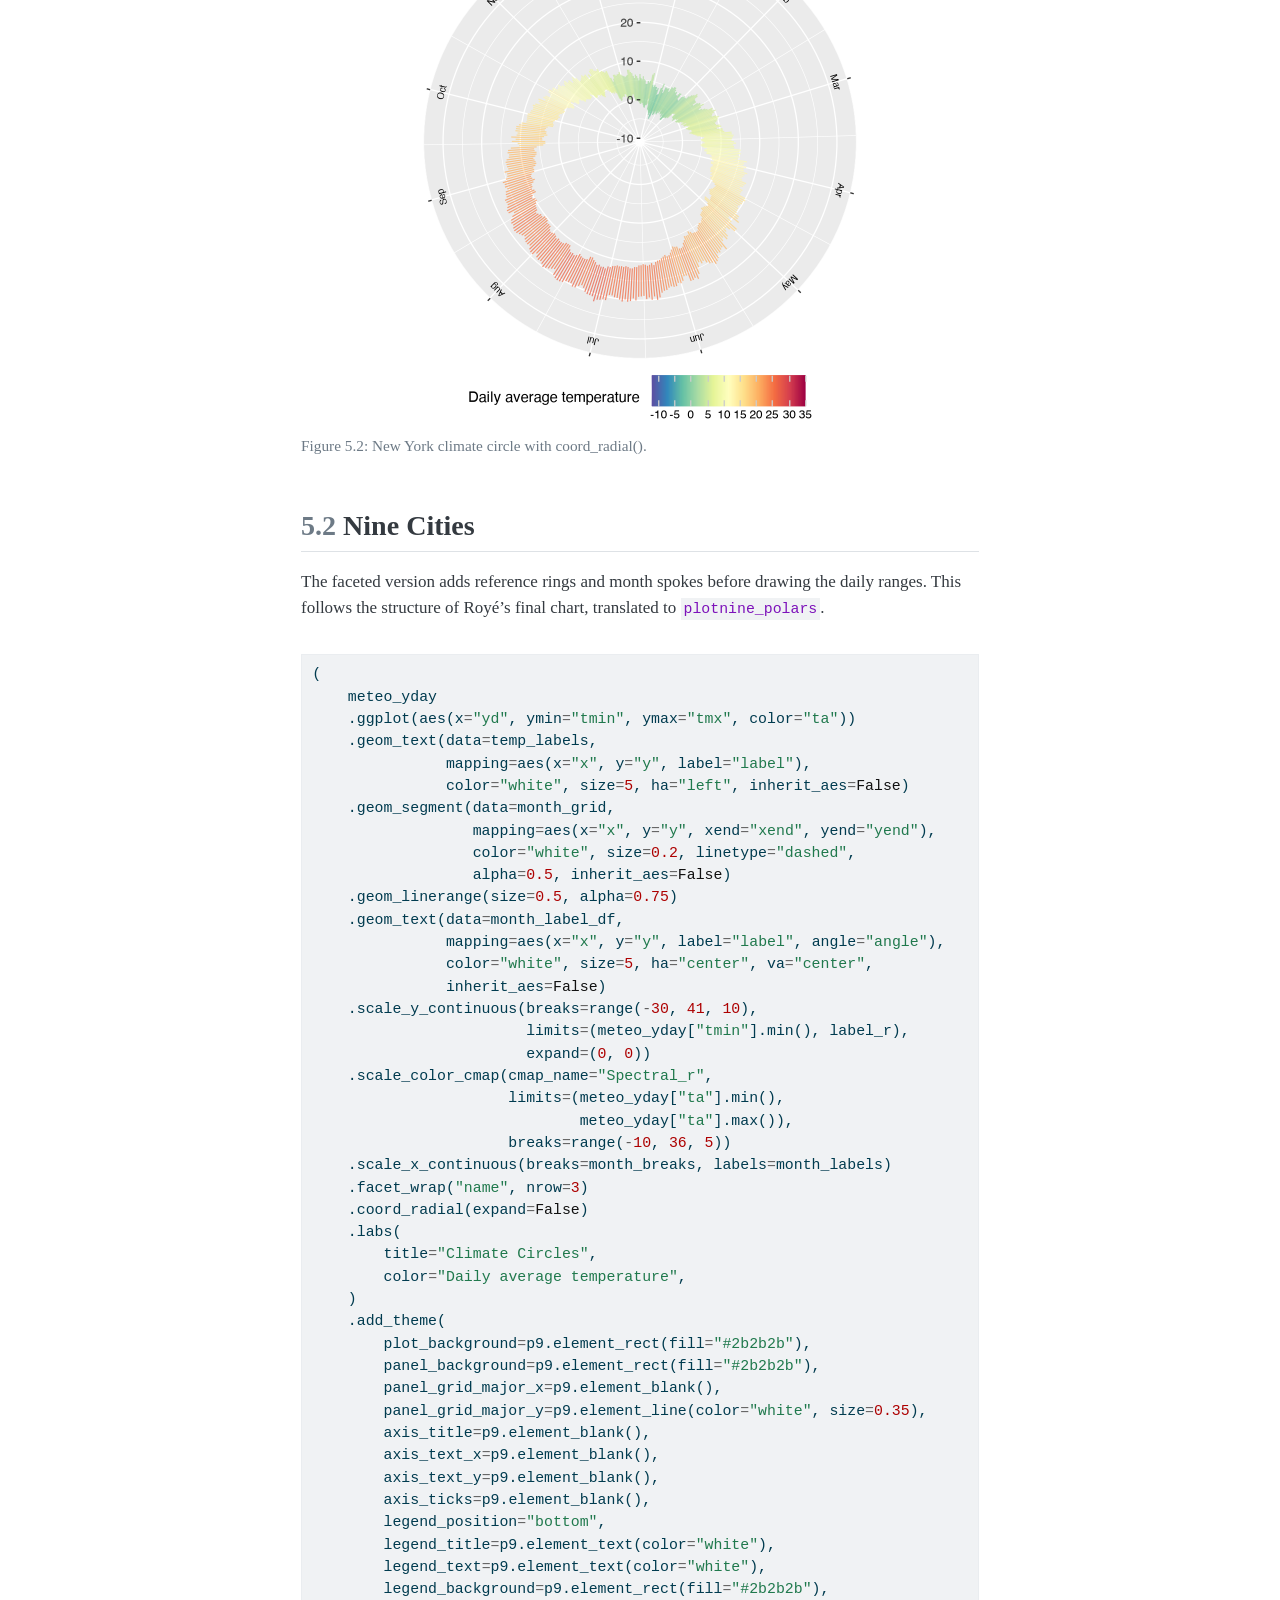
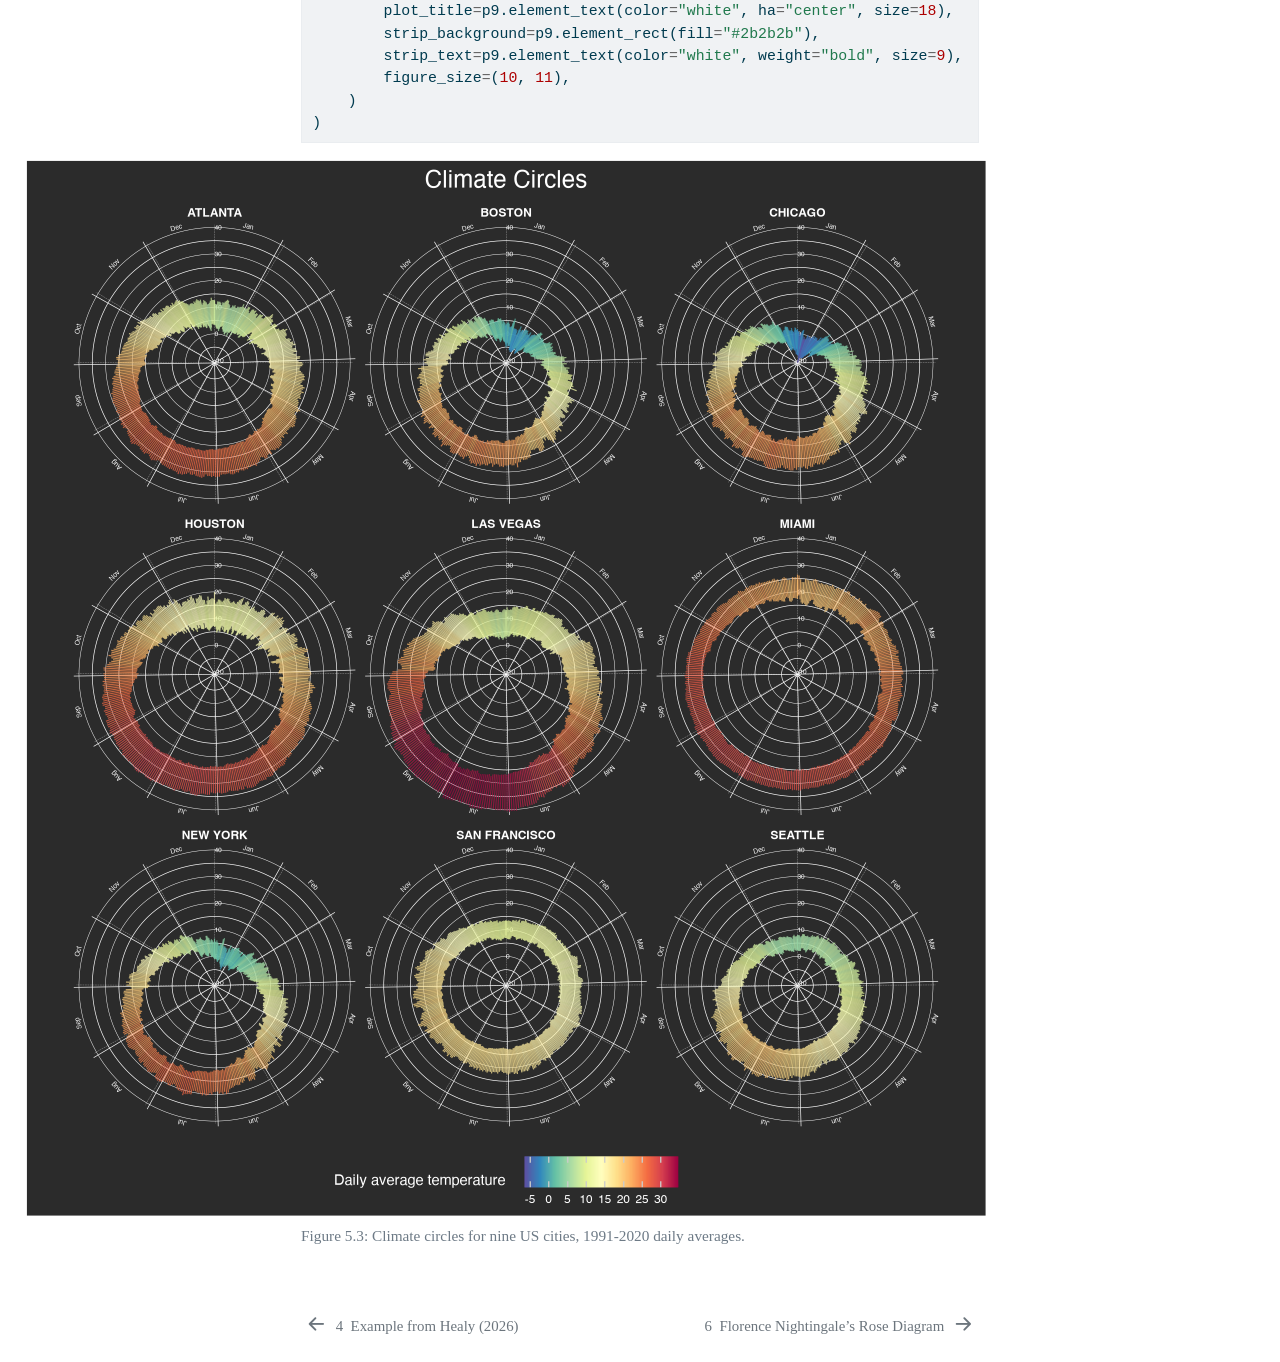
<file: climate-circles.html>
<!DOCTYPE html>
<html xmlns="http://www.w3.org/1999/xhtml" lang="en" xml:lang="en"><head>

<meta charset="utf-8">
<meta name="generator" content="quarto-1.9.36">

<meta name="viewport" content="width=device-width, initial-scale=1.0, user-scalable=yes">


<title>5&nbsp; Climate circles – Polar Coordinates with plotnine</title>
<style>
/* Default styles provided by pandoc.
** See https://pandoc.org/MANUAL.html#variables-for-html for config info.
*/
code{white-space: pre-wrap;}
span.smallcaps{font-variant: small-caps;}
div.columns{display: flex; gap: min(4vw, 1.5em);}
div.column{flex: auto; overflow-x: auto;}
div.hanging-indent{margin-left: 1.5em; text-indent: -1.5em;}
ul.task-list{list-style: none;}
ul.task-list li input[type="checkbox"] {
  width: 0.8em;
  margin: 0 0.8em 0.2em -1em; /* quarto-specific, see https://github.com/quarto-dev/quarto-cli/issues/4556 */ 
  vertical-align: middle;
}
/* CSS for syntax highlighting */
html { -webkit-text-size-adjust: 100%; }
pre > code.sourceCode { white-space: pre; position: relative; }
pre > code.sourceCode > span { display: inline-block; line-height: 1.25; }
pre > code.sourceCode > span:empty { height: 1.2em; }
.sourceCode { overflow: visible; }
code.sourceCode > span { color: inherit; text-decoration: inherit; }
div.sourceCode { margin: 1em 0; }
pre.sourceCode { margin: 0; }
@media screen {
div.sourceCode { overflow: auto; }
}
@media print {
pre > code.sourceCode { white-space: pre-wrap; }
pre > code.sourceCode > span { text-indent: -5em; padding-left: 5em; }
}
pre.numberSource code
  { counter-reset: source-line 0; }
pre.numberSource code > span
  { position: relative; left: -4em; counter-increment: source-line; }
pre.numberSource code > span > a:first-child::before
  { content: counter(source-line);
    position: relative; left: -1em; text-align: right; vertical-align: baseline;
    border: none; display: inline-block;
    -webkit-touch-callout: none; -webkit-user-select: none;
    -khtml-user-select: none; -moz-user-select: none;
    -ms-user-select: none; user-select: none;
    padding: 0 4px; width: 4em;
  }
pre.numberSource { margin-left: 3em;  padding-left: 4px; }
div.sourceCode
  {   }
@media screen {
pre > code.sourceCode > span > a:first-child::before { text-decoration: underline; }
}
</style>


<script src="site_libs/quarto-nav/quarto-nav.js"></script>
<script src="site_libs/quarto-nav/headroom.min.js"></script>
<script src="site_libs/clipboard/clipboard.min.js"></script>
<script src="site_libs/quarto-search/autocomplete.umd.js"></script>
<script src="site_libs/quarto-search/fuse.min.js"></script>
<script src="site_libs/quarto-search/quarto-search.js"></script>
<meta name="quarto:offset" content="./">
<link href="./nightingale.html" rel="next">
<link href="./socviz-examples.html" rel="prev">
<script src="site_libs/quarto-html/quarto.js" type="module"></script>
<script src="site_libs/quarto-html/tabsets/tabsets.js" type="module"></script>
<script src="site_libs/quarto-html/popper.min.js"></script>
<script src="site_libs/quarto-html/tippy.umd.min.js"></script>
<script src="site_libs/quarto-html/anchor.min.js"></script>
<link href="site_libs/quarto-html/tippy.css" rel="stylesheet">
<link href="site_libs/quarto-html/quarto-syntax-highlighting-845c23b38eaddc0f92fda52bfe77a8c8.css" rel="stylesheet" class="quarto-color-scheme" id="quarto-text-highlighting-styles">
<link href="site_libs/quarto-html/quarto-syntax-highlighting-dark-f418161beb48e0141c760e455f12af2c.css" rel="stylesheet" class="quarto-color-scheme quarto-color-alternate" id="quarto-text-highlighting-styles">
<link href="site_libs/quarto-html/quarto-syntax-highlighting-845c23b38eaddc0f92fda52bfe77a8c8.css" rel="stylesheet" class="quarto-color-scheme-extra" id="quarto-text-highlighting-styles">
<script src="site_libs/bootstrap/bootstrap.min.js"></script>
<link href="site_libs/bootstrap/bootstrap-icons.css" rel="stylesheet">
<link href="site_libs/bootstrap/bootstrap-c0f9e757bd1bbe5faf3da83a888945c0.min.css" rel="stylesheet" append-hash="true" class="quarto-color-scheme" id="quarto-bootstrap" data-mode="light">
<link href="site_libs/bootstrap/bootstrap-dark-91459808351f4a5e66f61f3cc0ad5ca1.min.css" rel="stylesheet" append-hash="true" class="quarto-color-scheme quarto-color-alternate" id="quarto-bootstrap" data-mode="dark">
<link href="site_libs/bootstrap/bootstrap-c0f9e757bd1bbe5faf3da83a888945c0.min.css" rel="stylesheet" append-hash="true" class="quarto-color-scheme-extra" id="quarto-bootstrap" data-mode="light">
<script id="quarto-search-options" type="application/json">{
  "location": "sidebar",
  "copy-button": false,
  "collapse-after": 3,
  "panel-placement": "start",
  "type": "textbox",
  "limit": 50,
  "keyboard-shortcut": [
    "f",
    "/",
    "s"
  ],
  "show-item-context": false,
  "language": {
    "search-no-results-text": "No results",
    "search-matching-documents-text": "matching documents",
    "search-copy-link-title": "Copy link to search",
    "search-hide-matches-text": "Hide additional matches",
    "search-more-match-text": "more match in this document",
    "search-more-matches-text": "more matches in this document",
    "search-clear-button-title": "Clear",
    "search-text-placeholder": "",
    "search-detached-cancel-button-title": "Cancel",
    "search-submit-button-title": "Submit",
    "search-label": "Search"
  }
}</script>


<link rel="stylesheet" href="styles.css">
</head>

<body class="nav-sidebar floating quarto-light"><script id="quarto-html-before-body" type="application/javascript">
    const toggleBodyColorMode = (bsSheetEl) => {
      const mode = bsSheetEl.getAttribute("data-mode");
      const bodyEl = window.document.querySelector("body");
      if (mode === "dark") {
        bodyEl.classList.add("quarto-dark");
        bodyEl.classList.remove("quarto-light");
      } else {
        bodyEl.classList.add("quarto-light");
        bodyEl.classList.remove("quarto-dark");
      }
    }
    const toggleBodyColorPrimary = () => {
      const bsSheetEl = window.document.querySelector("link#quarto-bootstrap:not([rel=disabled-stylesheet])");
      if (bsSheetEl) {
        toggleBodyColorMode(bsSheetEl);
      }
    }
    const setColorSchemeToggle = (alternate) => {
      const toggles = window.document.querySelectorAll('.quarto-color-scheme-toggle');
      for (let i=0; i < toggles.length; i++) {
        const toggle = toggles[i];
        if (toggle) {
          if (alternate) {
            toggle.classList.add("alternate");
          } else {
            toggle.classList.remove("alternate");
          }
        }
      }
    };
    const toggleColorMode = (alternate) => {
      // Switch the stylesheets
      const primaryStylesheets = window.document.querySelectorAll('link.quarto-color-scheme:not(.quarto-color-alternate)');
      const alternateStylesheets = window.document.querySelectorAll('link.quarto-color-scheme.quarto-color-alternate');
      manageTransitions('#quarto-margin-sidebar .nav-link', false);
      if (alternate) {
        // note: dark is layered on light, we don't disable primary!
        enableStylesheet(alternateStylesheets);
        for (const sheetNode of alternateStylesheets) {
          if (sheetNode.id === "quarto-bootstrap") {
            toggleBodyColorMode(sheetNode);
          }
        }
      } else {
        disableStylesheet(alternateStylesheets);
        enableStylesheet(primaryStylesheets)
        toggleBodyColorPrimary();
      }
      manageTransitions('#quarto-margin-sidebar .nav-link', true);
      // Switch the toggles
      setColorSchemeToggle(alternate)
      // Hack to workaround the fact that safari doesn't
      // properly recolor the scrollbar when toggling (#1455)
      if (navigator.userAgent.indexOf('Safari') > 0 && navigator.userAgent.indexOf('Chrome') == -1) {
        manageTransitions("body", false);
        window.scrollTo(0, 1);
        setTimeout(() => {
          window.scrollTo(0, 0);
          manageTransitions("body", true);
        }, 40);
      }
    }
    const disableStylesheet = (stylesheets) => {
      for (let i=0; i < stylesheets.length; i++) {
        const stylesheet = stylesheets[i];
        stylesheet.rel = 'disabled-stylesheet';
      }
    }
    const enableStylesheet = (stylesheets) => {
      for (let i=0; i < stylesheets.length; i++) {
        const stylesheet = stylesheets[i];
        if(stylesheet.rel !== 'stylesheet') { // for Chrome, which will still FOUC without this check
          stylesheet.rel = 'stylesheet';
        }
      }
    }
    const manageTransitions = (selector, allowTransitions) => {
      const els = window.document.querySelectorAll(selector);
      for (let i=0; i < els.length; i++) {
        const el = els[i];
        if (allowTransitions) {
          el.classList.remove('notransition');
        } else {
          el.classList.add('notransition');
        }
      }
    }
    const isFileUrl = () => {
      return window.location.protocol === 'file:';
    }
    const hasAlternateSentinel = () => {
      let styleSentinel = getColorSchemeSentinel();
      if (styleSentinel !== null) {
        return styleSentinel === "alternate";
      } else {
        return false;
      }
    }
    const setStyleSentinel = (alternate) => {
      const value = alternate ? "alternate" : "default";
      if (!isFileUrl()) {
        window.localStorage.setItem("quarto-color-scheme", value);
      } else {
        localAlternateSentinel = value;
      }
    }
    const getColorSchemeSentinel = () => {
      if (!isFileUrl()) {
        const storageValue = window.localStorage.getItem("quarto-color-scheme");
        return storageValue != null ? storageValue : localAlternateSentinel;
      } else {
        return localAlternateSentinel;
      }
    }
    const toggleGiscusIfUsed = (isAlternate, darkModeDefault) => {
      const baseTheme = document.querySelector('#giscus-base-theme')?.value ?? 'light';
      const alternateTheme = document.querySelector('#giscus-alt-theme')?.value ?? 'dark';
      let newTheme = '';
      if(authorPrefersDark) {
        newTheme = isAlternate ? baseTheme : alternateTheme;
      } else {
        newTheme = isAlternate ? alternateTheme : baseTheme;
      }
      const changeGiscusTheme = () => {
        // From: https://github.com/giscus/giscus/issues/336
        const sendMessage = (message) => {
          const iframe = document.querySelector('iframe.giscus-frame');
          if (!iframe) return;
          iframe.contentWindow.postMessage({ giscus: message }, 'https://giscus.app');
        }
        sendMessage({
          setConfig: {
            theme: newTheme
          }
        });
      }
      const isGiscussLoaded = window.document.querySelector('iframe.giscus-frame') !== null;
      if (isGiscussLoaded) {
        changeGiscusTheme();
      }
    };
    const authorPrefersDark = false;
    const queryPrefersDark = window.matchMedia('(prefers-color-scheme: dark)');
    const darkModeDefault = queryPrefersDark.matches;
      document.querySelector('link#quarto-text-highlighting-styles.quarto-color-scheme-extra').rel = 'disabled-stylesheet';
      document.querySelector('link#quarto-bootstrap.quarto-color-scheme-extra').rel = 'disabled-stylesheet';
    let localAlternateSentinel = darkModeDefault ? 'alternate' : 'default';
    // Dark / light mode switch
    window.quartoToggleColorScheme = () => {
      // Read the current dark / light value
      let toAlternate = !hasAlternateSentinel();
      toggleColorMode(toAlternate);
      setStyleSentinel(toAlternate);
      toggleGiscusIfUsed(toAlternate, darkModeDefault);
      window.dispatchEvent(new Event('resize'));
    };
    queryPrefersDark.addEventListener("change", e => {
      if(window.localStorage.getItem("quarto-color-scheme") !== null)
        return;
      const alternate = e.matches
      toggleColorMode(alternate);
      localAlternateSentinel = e.matches ? 'alternate' : 'default'; // this is used alongside local storage!
      toggleGiscusIfUsed(alternate, darkModeDefault);
    });
    // Switch to dark mode if need be
    if (hasAlternateSentinel()) {
      toggleColorMode(true);
    } else {
      toggleColorMode(false);
    }
  </script>

<div id="quarto-search-results"></div>
  <header id="quarto-header" class="headroom fixed-top">
  <nav class="quarto-secondary-nav">
    <div class="container-fluid d-flex">
      <button type="button" class="quarto-btn-toggle btn" data-bs-toggle="collapse" role="button" data-bs-target=".quarto-sidebar-collapse-item" aria-controls="quarto-sidebar" aria-expanded="false" aria-label="Toggle sidebar navigation" onclick="if (window.quartoToggleHeadroom) { window.quartoToggleHeadroom(); }">
        <i class="bi bi-layout-text-sidebar-reverse"></i>
      </button>
        <nav class="quarto-page-breadcrumbs" aria-label="breadcrumb"><ol class="breadcrumb"><li class="breadcrumb-item"><a href="./climate-circles.html"><span class="chapter-number">5</span>&nbsp; <span class="chapter-title">Climate circles</span></a></li></ol></nav>
        <a class="flex-grow-1" role="navigation" data-bs-toggle="collapse" data-bs-target=".quarto-sidebar-collapse-item" aria-controls="quarto-sidebar" aria-expanded="false" aria-label="Toggle sidebar navigation" onclick="if (window.quartoToggleHeadroom) { window.quartoToggleHeadroom(); }">      
        </a>
      <button type="button" class="btn quarto-search-button" aria-label="Search" onclick="window.quartoOpenSearch();">
        <i class="bi bi-search"></i>
      </button>
    </div>
  </nav>
</header>
<!-- content -->
<div id="quarto-content" class="quarto-container page-columns page-rows-contents page-layout-article">
<!-- sidebar -->
  <nav id="quarto-sidebar" class="sidebar collapse collapse-horizontal quarto-sidebar-collapse-item sidebar-navigation floating overflow-auto">
    <div class="pt-lg-2 mt-2 text-left sidebar-header">
    <div class="sidebar-title mb-0 py-0">
      <a href="./">Polar Coordinates with plotnine</a> 
        <div class="sidebar-tools-main">
  <a href="" class="quarto-color-scheme-toggle quarto-navigation-tool  px-1" onclick="window.quartoToggleColorScheme(); return false;" title="Toggle dark mode"><i class="bi"></i></a>
</div>
    </div>
      </div>
        <div class="mt-2 flex-shrink-0 align-items-center">
        <div class="sidebar-search">
        <div id="quarto-search" class="" title="Search"></div>
        </div>
        </div>
    <div class="sidebar-menu-container"> 
    <ul class="list-unstyled mt-1">
        <li class="sidebar-item">
  <div class="sidebar-item-container"> 
  <a href="./index.html" class="sidebar-item-text sidebar-link">
 <span class="menu-text"><span class="chapter-number">1</span>&nbsp; <span class="chapter-title">Introduction</span></span></a>
  </div>
</li>
        <li class="sidebar-item">
  <div class="sidebar-item-container"> 
  <a href="./ggplot2-examples.html" class="sidebar-item-text sidebar-link">
 <span class="menu-text"><span class="chapter-number">2</span>&nbsp; <span class="chapter-title">Examples from the <code>ggplot2</code> documentation</span></span></a>
  </div>
</li>
        <li class="sidebar-item">
  <div class="sidebar-item-container"> 
  <a href="./coord-radial-examples.html" class="sidebar-item-text sidebar-link">
 <span class="menu-text"><span class="chapter-number">3</span>&nbsp; <span class="chapter-title">Examples from <code>coord_radial()</code> documentation</span></span></a>
  </div>
</li>
        <li class="sidebar-item">
  <div class="sidebar-item-container"> 
  <a href="./socviz-examples.html" class="sidebar-item-text sidebar-link">
 <span class="menu-text"><span class="chapter-number">4</span>&nbsp; <span class="chapter-title">Example from Healy (2026)</span></span></a>
  </div>
</li>
        <li class="sidebar-item">
  <div class="sidebar-item-container"> 
  <a href="./climate-circles.html" class="sidebar-item-text sidebar-link active">
 <span class="menu-text"><span class="chapter-number">5</span>&nbsp; <span class="chapter-title">Climate circles</span></span></a>
  </div>
</li>
        <li class="sidebar-item">
  <div class="sidebar-item-container"> 
  <a href="./nightingale.html" class="sidebar-item-text sidebar-link">
 <span class="menu-text"><span class="chapter-number">6</span>&nbsp; <span class="chapter-title">Florence Nightingale’s Rose Diagram</span></span></a>
  </div>
</li>
        <li class="sidebar-item">
  <div class="sidebar-item-container"> 
  <a href="./guide-axis-theta.html" class="sidebar-item-text sidebar-link">
 <span class="menu-text"><span class="chapter-number">7</span>&nbsp; <span class="chapter-title"><code>guide_axis_theta()</code></span></span></a>
  </div>
</li>
    </ul>
    </div>
</nav>
<div id="quarto-sidebar-glass" class="quarto-sidebar-collapse-item" data-bs-toggle="collapse" data-bs-target=".quarto-sidebar-collapse-item"></div>
<!-- margin-sidebar -->
    <div id="quarto-margin-sidebar" class="sidebar margin-sidebar">
        <nav id="TOC" role="doc-toc" class="toc-active">
    <h2 id="toc-title">Table of contents</h2>
   
  <ul>
  <li><a href="#one-city" id="toc-one-city" class="nav-link active" data-scroll-target="#one-city"><span class="header-section-number">5.1</span> One City</a></li>
  <li><a href="#nine-cities" id="toc-nine-cities" class="nav-link" data-scroll-target="#nine-cities"><span class="header-section-number">5.2</span> Nine Cities</a></li>
  </ul>
</nav>
    </div>
<!-- main -->
<main class="content page-columns page-full" id="quarto-document-content">


<header id="title-block-header" class="quarto-title-block default">
<div class="quarto-title">
<h1 class="title"><span id="sec-climate" class="quarto-section-identifier"><span class="chapter-number">5</span>&nbsp; <span class="chapter-title">Climate circles</span></span></h1>
</div>



<div class="quarto-title-meta">

    
  
    
  </div>
  


</header>


<p>This chapter adapts Dominic Royé’s <a href="https://dominicroye.github.io/blog/climate-circles/">climate circles</a> example to <code>plotnine_polars</code>. The data are daily station temperatures for nine US cities, averaged by day of year over 1991-2020. Each line shows the average daily temperature range, while colour marks the daily mean temperature.</p>
<div class="callout callout-style-default callout-note callout-titled">
<div class="callout-header d-flex align-content-center">
<div class="callout-icon-container">
<i class="callout-icon"></i>
</div>
<div class="callout-title-container flex-fill">
Note
</div>
</div>
<div class="callout-body-container callout-body">
<p>All of the examples on this page require a pre-release version of <a href="https://plotnine.org">plotnine</a> that includes <code>coord_polar()</code> and <code>coord_radial()</code>.</p>
</div>
</div>
<div id="f8486bb9" class="cell" data-execution_count="1">
<div class="code-copy-outer-scaffold"><div class="sourceCode cell-code" id="cb1"><pre class="sourceCode python code-with-copy"><code class="sourceCode python"><span id="cb1-1"><a href="#cb1-1" aria-hidden="true" tabindex="-1"></a><span class="im">from</span> datetime <span class="im">import</span> date</span>
<span id="cb1-2"><a href="#cb1-2" aria-hidden="true" tabindex="-1"></a></span>
<span id="cb1-3"><a href="#cb1-3" aria-hidden="true" tabindex="-1"></a><span class="im">import</span> polars <span class="im">as</span> pl</span>
<span id="cb1-4"><a href="#cb1-4" aria-hidden="true" tabindex="-1"></a><span class="im">import</span> plotnine_polars <span class="im">as</span> p9</span>
<span id="cb1-5"><a href="#cb1-5" aria-hidden="true" tabindex="-1"></a><span class="im">import</span> socviz_pl <span class="im">as</span> sv</span>
<span id="cb1-6"><a href="#cb1-6" aria-hidden="true" tabindex="-1"></a><span class="im">from</span> plotnine_polars <span class="im">import</span> aes</span></code></pre></div><button title="Copy to Clipboard" class="code-copy-button"><i class="bi"></i></button></div>
</div>
<div class="callout callout-style-default callout-note callout-titled">
<div class="callout-header d-flex align-content-center">
<div class="callout-icon-container">
<i class="callout-icon"></i>
</div>
<div class="callout-title-container flex-fill">
Note
</div>
</div>
<div class="callout-body-container callout-body">
<p>In this chapter, I use <code>plotnine_polars</code>, a package that allows me to use method chains to access most of the functionality of <code>plotnine</code>. I also use <code>socviz_pl</code>, a small package I created to give me the equivalent of Kieran Healy’s <code>socviz</code> R package. (In this chapter, <code>socviz_pl</code> is simply the convenient place I stuck the <code>meteo_yday</code> I use below.)</p>
</div>
</div>
<div id="281b0140" class="cell" data-execution_count="2">
<div class="code-copy-outer-scaffold"><div class="sourceCode cell-code" id="cb2"><pre class="sourceCode python code-with-copy"><code class="sourceCode python"><span id="cb2-1"><a href="#cb2-1" aria-hidden="true" tabindex="-1"></a>meteo_yday <span class="op">=</span> sv.load_data(<span class="st">"meteo_yday"</span>)</span>
<span id="cb2-2"><a href="#cb2-2" aria-hidden="true" tabindex="-1"></a></span>
<span id="cb2-3"><a href="#cb2-3" aria-hidden="true" tabindex="-1"></a>month_breaks <span class="op">=</span> [date(<span class="dv">2000</span>, m, <span class="dv">15</span>).timetuple().tm_yday </span>
<span id="cb2-4"><a href="#cb2-4" aria-hidden="true" tabindex="-1"></a>                <span class="cf">for</span> m <span class="kw">in</span> <span class="bu">range</span>(<span class="dv">1</span>, <span class="dv">13</span>)]</span>
<span id="cb2-5"><a href="#cb2-5" aria-hidden="true" tabindex="-1"></a>month_labels <span class="op">=</span> [<span class="st">"Jan"</span>, <span class="st">"Feb"</span>, <span class="st">"Mar"</span>, <span class="st">"Apr"</span>, <span class="st">"May"</span>, <span class="st">"Jun"</span>,</span>
<span id="cb2-6"><a href="#cb2-6" aria-hidden="true" tabindex="-1"></a>                <span class="st">"Jul"</span>, <span class="st">"Aug"</span>, <span class="st">"Sep"</span>, <span class="st">"Oct"</span>, <span class="st">"Nov"</span>, <span class="st">"Dec"</span>]</span>
<span id="cb2-7"><a href="#cb2-7" aria-hidden="true" tabindex="-1"></a></span>
<span id="cb2-8"><a href="#cb2-8" aria-hidden="true" tabindex="-1"></a>month_grid <span class="op">=</span> pl.DataFrame({</span>
<span id="cb2-9"><a href="#cb2-9" aria-hidden="true" tabindex="-1"></a>    <span class="st">"x"</span>: [date(<span class="dv">2000</span>, m, <span class="dv">1</span>).timetuple().tm_yday</span>
<span id="cb2-10"><a href="#cb2-10" aria-hidden="true" tabindex="-1"></a>          <span class="cf">for</span> m <span class="kw">in</span> <span class="bu">range</span>(<span class="dv">1</span>, <span class="dv">13</span>)],</span>
<span id="cb2-11"><a href="#cb2-11" aria-hidden="true" tabindex="-1"></a>    <span class="st">"y"</span>: [<span class="op">-</span><span class="dv">10</span>] <span class="op">*</span> <span class="dv">12</span>,</span>
<span id="cb2-12"><a href="#cb2-12" aria-hidden="true" tabindex="-1"></a>    <span class="st">"xend"</span>: [date(<span class="dv">2000</span>, m, <span class="dv">1</span>).timetuple().tm_yday</span>
<span id="cb2-13"><a href="#cb2-13" aria-hidden="true" tabindex="-1"></a>             <span class="cf">for</span> m <span class="kw">in</span> <span class="bu">range</span>(<span class="dv">1</span>, <span class="dv">13</span>)],</span>
<span id="cb2-14"><a href="#cb2-14" aria-hidden="true" tabindex="-1"></a>    <span class="st">"yend"</span>: [<span class="dv">41</span>] <span class="op">*</span> <span class="dv">12</span>,</span>
<span id="cb2-15"><a href="#cb2-15" aria-hidden="true" tabindex="-1"></a>})</span>
<span id="cb2-16"><a href="#cb2-16" aria-hidden="true" tabindex="-1"></a></span>
<span id="cb2-17"><a href="#cb2-17" aria-hidden="true" tabindex="-1"></a>temp_grid <span class="op">=</span> pl.DataFrame({<span class="st">"y"</span>: [<span class="op">-</span><span class="dv">10</span>, <span class="dv">0</span>, <span class="dv">10</span>, <span class="dv">20</span>, <span class="dv">30</span>, <span class="dv">40</span>]})</span>
<span id="cb2-18"><a href="#cb2-18" aria-hidden="true" tabindex="-1"></a>temp_labels <span class="op">=</span> pl.DataFrame({</span>
<span id="cb2-19"><a href="#cb2-19" aria-hidden="true" tabindex="-1"></a>    <span class="st">"x"</span>: [<span class="dv">366</span>] <span class="op">*</span> <span class="dv">6</span>,</span>
<span id="cb2-20"><a href="#cb2-20" aria-hidden="true" tabindex="-1"></a>    <span class="st">"y"</span>: [<span class="op">-</span><span class="dv">10</span>, <span class="dv">0</span>, <span class="dv">10</span>, <span class="dv">20</span>, <span class="dv">30</span>, <span class="dv">40</span>],</span>
<span id="cb2-21"><a href="#cb2-21" aria-hidden="true" tabindex="-1"></a>    <span class="st">"label"</span>: [<span class="st">"-10"</span>, <span class="st">"0"</span>, <span class="st">"10"</span>, <span class="st">"20"</span>, <span class="st">"30"</span>, <span class="st">"40"</span>],</span>
<span id="cb2-22"><a href="#cb2-22" aria-hidden="true" tabindex="-1"></a>})</span>
<span id="cb2-23"><a href="#cb2-23" aria-hidden="true" tabindex="-1"></a></span>
<span id="cb2-24"><a href="#cb2-24" aria-hidden="true" tabindex="-1"></a><span class="kw">def</span> _radial_angle_day(day, x_min<span class="op">=</span><span class="dv">1</span>, x_max<span class="op">=</span><span class="dv">366</span>, start_deg<span class="op">=</span><span class="dv">0</span>):</span>
<span id="cb2-25"><a href="#cb2-25" aria-hidden="true" tabindex="-1"></a>    frac <span class="op">=</span> (day <span class="op">-</span> x_min) <span class="op">/</span> (x_max <span class="op">-</span> x_min)</span>
<span id="cb2-26"><a href="#cb2-26" aria-hidden="true" tabindex="-1"></a>    <span class="cf">return</span> <span class="op">-</span>(start_deg <span class="op">+</span> frac <span class="op">*</span> <span class="dv">360</span>) <span class="op">%</span> <span class="dv">360</span></span>
<span id="cb2-27"><a href="#cb2-27" aria-hidden="true" tabindex="-1"></a></span>
<span id="cb2-28"><a href="#cb2-28" aria-hidden="true" tabindex="-1"></a>label_r <span class="op">=</span> <span class="dv">42</span></span>
<span id="cb2-29"><a href="#cb2-29" aria-hidden="true" tabindex="-1"></a>month_label_df <span class="op">=</span> pl.DataFrame({</span>
<span id="cb2-30"><a href="#cb2-30" aria-hidden="true" tabindex="-1"></a>    <span class="st">"x"</span>: month_breaks,</span>
<span id="cb2-31"><a href="#cb2-31" aria-hidden="true" tabindex="-1"></a>    <span class="st">"y"</span>: [label_r] <span class="op">*</span> <span class="dv">12</span>,</span>
<span id="cb2-32"><a href="#cb2-32" aria-hidden="true" tabindex="-1"></a>    <span class="st">"label"</span>: month_labels,</span>
<span id="cb2-33"><a href="#cb2-33" aria-hidden="true" tabindex="-1"></a>    <span class="st">"angle"</span>: [_radial_angle_day(d) <span class="cf">for</span> d <span class="kw">in</span> month_breaks],</span>
<span id="cb2-34"><a href="#cb2-34" aria-hidden="true" tabindex="-1"></a>})</span></code></pre></div><button title="Copy to Clipboard" class="code-copy-button"><i class="bi"></i></button></div>
</div>
<section id="one-city" class="level2" data-number="5.1">
<h2 data-number="5.1" class="anchored" data-anchor-id="one-city"><span class="header-section-number">5.1</span> One City</h2>
<p>The non-polar version is a useful way to read the geometry. The x-axis is day of year, and each vertical line runs from the daily average minimum to the daily average maximum.</p>
<div id="cell-fig-climate-circles-ny-cartesian" class="cell" data-execution_count="3">
<div class="code-copy-outer-scaffold"><div class="sourceCode cell-code" id="cb3"><pre class="sourceCode python code-with-copy"><code class="sourceCode python"><span id="cb3-1"><a href="#cb3-1" aria-hidden="true" tabindex="-1"></a>ny_city <span class="op">=</span> meteo_yday.<span class="bu">filter</span>(pl.col(<span class="st">"name"</span>) <span class="op">==</span> <span class="st">"NEW YORK"</span>)</span>
<span id="cb3-2"><a href="#cb3-2" aria-hidden="true" tabindex="-1"></a></span>
<span id="cb3-3"><a href="#cb3-3" aria-hidden="true" tabindex="-1"></a>(</span>
<span id="cb3-4"><a href="#cb3-4" aria-hidden="true" tabindex="-1"></a>    ny_city</span>
<span id="cb3-5"><a href="#cb3-5" aria-hidden="true" tabindex="-1"></a>    .ggplot(aes(x<span class="op">=</span><span class="st">"yd"</span>, ymin<span class="op">=</span><span class="st">"tmin"</span>, ymax<span class="op">=</span><span class="st">"tmx"</span>, color<span class="op">=</span><span class="st">"ta"</span>))</span>
<span id="cb3-6"><a href="#cb3-6" aria-hidden="true" tabindex="-1"></a>    .geom_linerange(size<span class="op">=</span><span class="fl">0.5</span>, alpha<span class="op">=</span><span class="fl">0.7</span>)</span>
<span id="cb3-7"><a href="#cb3-7" aria-hidden="true" tabindex="-1"></a>    .scale_y_continuous(breaks<span class="op">=</span><span class="bu">range</span>(<span class="op">-</span><span class="dv">30</span>, <span class="dv">51</span>, <span class="dv">10</span>), limits<span class="op">=</span>(<span class="op">-</span><span class="dv">11</span>, <span class="dv">42</span>),</span>
<span id="cb3-8"><a href="#cb3-8" aria-hidden="true" tabindex="-1"></a>                        expand<span class="op">=</span>(<span class="dv">0</span>, <span class="dv">0</span>))</span>
<span id="cb3-9"><a href="#cb3-9" aria-hidden="true" tabindex="-1"></a>    .scale_color_cmap(cmap_name<span class="op">=</span><span class="st">"Spectral_r"</span>, limits<span class="op">=</span>(<span class="op">-</span><span class="dv">12</span>, <span class="dv">35</span>),</span>
<span id="cb3-10"><a href="#cb3-10" aria-hidden="true" tabindex="-1"></a>                      breaks<span class="op">=</span><span class="bu">range</span>(<span class="op">-</span><span class="dv">10</span>, <span class="dv">36</span>, <span class="dv">5</span>))</span>
<span id="cb3-11"><a href="#cb3-11" aria-hidden="true" tabindex="-1"></a>    .scale_x_continuous(breaks<span class="op">=</span>month_breaks, labels<span class="op">=</span>month_labels)</span>
<span id="cb3-12"><a href="#cb3-12" aria-hidden="true" tabindex="-1"></a>    .labs(</span>
<span id="cb3-13"><a href="#cb3-13" aria-hidden="true" tabindex="-1"></a>        title<span class="op">=</span><span class="st">"New York Climate Circle Inputs"</span>,</span>
<span id="cb3-14"><a href="#cb3-14" aria-hidden="true" tabindex="-1"></a>        x<span class="op">=</span><span class="st">"Day of year"</span>,</span>
<span id="cb3-15"><a href="#cb3-15" aria-hidden="true" tabindex="-1"></a>        y<span class="op">=</span><span class="st">"Temperature (degrees C)"</span>,</span>
<span id="cb3-16"><a href="#cb3-16" aria-hidden="true" tabindex="-1"></a>        color<span class="op">=</span><span class="st">"Daily average"</span>,</span>
<span id="cb3-17"><a href="#cb3-17" aria-hidden="true" tabindex="-1"></a>    )</span>
<span id="cb3-18"><a href="#cb3-18" aria-hidden="true" tabindex="-1"></a>    .add_theme(figure_size<span class="op">=</span>(<span class="dv">8</span>, <span class="fl">3.5</span>))</span>
<span id="cb3-19"><a href="#cb3-19" aria-hidden="true" tabindex="-1"></a>)</span></code></pre></div><button title="Copy to Clipboard" class="code-copy-button"><i class="bi"></i></button></div>
<div class="cell-output cell-output-display" data-execution_count="3">
<div id="fig-climate-circles-ny-cartesian" class="quarto-float quarto-figure quarto-figure-center anchored">
<figure class="quarto-float quarto-float-fig figure">
<div aria-describedby="fig-climate-circles-ny-cartesian-caption-0ceaefa1-69ba-4598-a22c-09a6ac19f8ca">
<img src="climate-circles_files/figure-html/fig-climate-circles-ny-cartesian-output-1.png" width="768" height="336" class="figure-img">
</div>
<figcaption class="quarto-float-caption-bottom quarto-float-caption quarto-float-fig" id="fig-climate-circles-ny-cartesian-caption-0ceaefa1-69ba-4598-a22c-09a6ac19f8ca">
Figure&nbsp;5.1: New York daily temperature ranges by day of year, 1991-2020 average.
</figcaption>
</figure>
</div>
</div>
</div>
<p>Adding <code>coord_radial()</code> wraps the same daily ranges around the year. The month labels are drawn explicitly with <code>geom_text()</code>.</p>
<div id="cell-fig-climate-circles-ny" class="cell" data-execution_count="4">
<div class="code-copy-outer-scaffold"><div class="sourceCode cell-code" id="cb4"><pre class="sourceCode python code-with-copy"><code class="sourceCode python"><span id="cb4-1"><a href="#cb4-1" aria-hidden="true" tabindex="-1"></a>(</span>
<span id="cb4-2"><a href="#cb4-2" aria-hidden="true" tabindex="-1"></a>    ny_city</span>
<span id="cb4-3"><a href="#cb4-3" aria-hidden="true" tabindex="-1"></a>    .ggplot(aes(x<span class="op">=</span><span class="st">"yd"</span>, ymin<span class="op">=</span><span class="st">"tmin"</span>, ymax<span class="op">=</span><span class="st">"tmx"</span>, color<span class="op">=</span><span class="st">"ta"</span>))</span>
<span id="cb4-4"><a href="#cb4-4" aria-hidden="true" tabindex="-1"></a>    .geom_linerange(size<span class="op">=</span><span class="fl">0.5</span>, alpha<span class="op">=</span><span class="fl">0.75</span>)</span>
<span id="cb4-5"><a href="#cb4-5" aria-hidden="true" tabindex="-1"></a>    .geom_text(data<span class="op">=</span>month_label_df,</span>
<span id="cb4-6"><a href="#cb4-6" aria-hidden="true" tabindex="-1"></a>               mapping<span class="op">=</span>aes(x<span class="op">=</span><span class="st">"x"</span>, y<span class="op">=</span><span class="st">"y"</span>, label<span class="op">=</span><span class="st">"label"</span>, angle<span class="op">=</span><span class="st">"angle"</span>),</span>
<span id="cb4-7"><a href="#cb4-7" aria-hidden="true" tabindex="-1"></a>               size<span class="op">=</span><span class="dv">7</span>, ha<span class="op">=</span><span class="st">"center"</span>, va<span class="op">=</span><span class="st">"center"</span>, inherit_aes<span class="op">=</span><span class="va">False</span>)</span>
<span id="cb4-8"><a href="#cb4-8" aria-hidden="true" tabindex="-1"></a>    .scale_y_continuous(breaks<span class="op">=</span><span class="bu">range</span>(<span class="op">-</span><span class="dv">30</span>, <span class="dv">51</span>, <span class="dv">10</span>), limits<span class="op">=</span>(<span class="op">-</span><span class="dv">11</span>, label_r <span class="op">+</span> <span class="dv">3</span>),</span>
<span id="cb4-9"><a href="#cb4-9" aria-hidden="true" tabindex="-1"></a>                        expand<span class="op">=</span>(<span class="dv">0</span>, <span class="dv">0</span>))</span>
<span id="cb4-10"><a href="#cb4-10" aria-hidden="true" tabindex="-1"></a>    .scale_color_cmap(cmap_name<span class="op">=</span><span class="st">"Spectral_r"</span>, limits<span class="op">=</span>(<span class="op">-</span><span class="dv">12</span>, <span class="dv">35</span>),</span>
<span id="cb4-11"><a href="#cb4-11" aria-hidden="true" tabindex="-1"></a>                      breaks<span class="op">=</span><span class="bu">range</span>(<span class="op">-</span><span class="dv">10</span>, <span class="dv">36</span>, <span class="dv">5</span>))</span>
<span id="cb4-12"><a href="#cb4-12" aria-hidden="true" tabindex="-1"></a>    .scale_x_continuous(breaks<span class="op">=</span>month_breaks, labels<span class="op">=</span>month_labels)</span>
<span id="cb4-13"><a href="#cb4-13" aria-hidden="true" tabindex="-1"></a>    .coord_radial(expand<span class="op">=</span><span class="va">False</span>)</span>
<span id="cb4-14"><a href="#cb4-14" aria-hidden="true" tabindex="-1"></a>    .labs(</span>
<span id="cb4-15"><a href="#cb4-15" aria-hidden="true" tabindex="-1"></a>        title<span class="op">=</span><span class="st">"New York Climate Circle"</span>,</span>
<span id="cb4-16"><a href="#cb4-16" aria-hidden="true" tabindex="-1"></a>        color<span class="op">=</span><span class="st">"Daily average temperature"</span>,</span>
<span id="cb4-17"><a href="#cb4-17" aria-hidden="true" tabindex="-1"></a>    )</span>
<span id="cb4-18"><a href="#cb4-18" aria-hidden="true" tabindex="-1"></a>    .add_theme(</span>
<span id="cb4-19"><a href="#cb4-19" aria-hidden="true" tabindex="-1"></a>        axis_title<span class="op">=</span>p9.element_blank(),</span>
<span id="cb4-20"><a href="#cb4-20" aria-hidden="true" tabindex="-1"></a>        axis_text_x<span class="op">=</span>p9.element_blank(),</span>
<span id="cb4-21"><a href="#cb4-21" aria-hidden="true" tabindex="-1"></a>        legend_position<span class="op">=</span><span class="st">"bottom"</span>,</span>
<span id="cb4-22"><a href="#cb4-22" aria-hidden="true" tabindex="-1"></a>        figure_size<span class="op">=</span>(<span class="fl">5.5</span>, <span class="fl">5.5</span>),</span>
<span id="cb4-23"><a href="#cb4-23" aria-hidden="true" tabindex="-1"></a>    )</span>
<span id="cb4-24"><a href="#cb4-24" aria-hidden="true" tabindex="-1"></a>)</span></code></pre></div><button title="Copy to Clipboard" class="code-copy-button"><i class="bi"></i></button></div>
<div class="cell-output cell-output-display" data-execution_count="4">
<div id="fig-climate-circles-ny" class="quarto-float quarto-figure quarto-figure-center anchored">
<figure class="quarto-float quarto-float-fig figure">
<div aria-describedby="fig-climate-circles-ny-caption-0ceaefa1-69ba-4598-a22c-09a6ac19f8ca">
<img src="climate-circles_files/figure-html/fig-climate-circles-ny-output-1.png" width="528" height="528" class="figure-img">
</div>
<figcaption class="quarto-float-caption-bottom quarto-float-caption quarto-float-fig" id="fig-climate-circles-ny-caption-0ceaefa1-69ba-4598-a22c-09a6ac19f8ca">
Figure&nbsp;5.2: New York climate circle with coord_radial().
</figcaption>
</figure>
</div>
</div>
</div>
</section>
<section id="nine-cities" class="level2 page-columns page-full" data-number="5.2">
<h2 data-number="5.2" class="anchored" data-anchor-id="nine-cities"><span class="header-section-number">5.2</span> Nine Cities</h2>
<p>The faceted version adds reference rings and month spokes before drawing the daily ranges. This follows the structure of Royé’s final chart, translated to <code>plotnine_polars</code>.</p>
<div id="cell-fig-climate-circles-cities" class="cell page-columns page-full" data-execution_count="5">
<div class="code-copy-outer-scaffold"><div class="sourceCode cell-code" id="cb5"><pre class="sourceCode python code-with-copy"><code class="sourceCode python"><span id="cb5-1"><a href="#cb5-1" aria-hidden="true" tabindex="-1"></a>(</span>
<span id="cb5-2"><a href="#cb5-2" aria-hidden="true" tabindex="-1"></a>    meteo_yday</span>
<span id="cb5-3"><a href="#cb5-3" aria-hidden="true" tabindex="-1"></a>    .ggplot(aes(x<span class="op">=</span><span class="st">"yd"</span>, ymin<span class="op">=</span><span class="st">"tmin"</span>, ymax<span class="op">=</span><span class="st">"tmx"</span>, color<span class="op">=</span><span class="st">"ta"</span>))</span>
<span id="cb5-4"><a href="#cb5-4" aria-hidden="true" tabindex="-1"></a>    .geom_text(data<span class="op">=</span>temp_labels, </span>
<span id="cb5-5"><a href="#cb5-5" aria-hidden="true" tabindex="-1"></a>               mapping<span class="op">=</span>aes(x<span class="op">=</span><span class="st">"x"</span>, y<span class="op">=</span><span class="st">"y"</span>, label<span class="op">=</span><span class="st">"label"</span>),</span>
<span id="cb5-6"><a href="#cb5-6" aria-hidden="true" tabindex="-1"></a>               color<span class="op">=</span><span class="st">"white"</span>, size<span class="op">=</span><span class="dv">5</span>, ha<span class="op">=</span><span class="st">"left"</span>, inherit_aes<span class="op">=</span><span class="va">False</span>)</span>
<span id="cb5-7"><a href="#cb5-7" aria-hidden="true" tabindex="-1"></a>    .geom_segment(data<span class="op">=</span>month_grid,</span>
<span id="cb5-8"><a href="#cb5-8" aria-hidden="true" tabindex="-1"></a>                  mapping<span class="op">=</span>aes(x<span class="op">=</span><span class="st">"x"</span>, y<span class="op">=</span><span class="st">"y"</span>, xend<span class="op">=</span><span class="st">"xend"</span>, yend<span class="op">=</span><span class="st">"yend"</span>),</span>
<span id="cb5-9"><a href="#cb5-9" aria-hidden="true" tabindex="-1"></a>                  color<span class="op">=</span><span class="st">"white"</span>, size<span class="op">=</span><span class="fl">0.2</span>, linetype<span class="op">=</span><span class="st">"dashed"</span>,</span>
<span id="cb5-10"><a href="#cb5-10" aria-hidden="true" tabindex="-1"></a>                  alpha<span class="op">=</span><span class="fl">0.5</span>, inherit_aes<span class="op">=</span><span class="va">False</span>)</span>
<span id="cb5-11"><a href="#cb5-11" aria-hidden="true" tabindex="-1"></a>    .geom_linerange(size<span class="op">=</span><span class="fl">0.5</span>, alpha<span class="op">=</span><span class="fl">0.75</span>)</span>
<span id="cb5-12"><a href="#cb5-12" aria-hidden="true" tabindex="-1"></a>    .geom_text(data<span class="op">=</span>month_label_df,</span>
<span id="cb5-13"><a href="#cb5-13" aria-hidden="true" tabindex="-1"></a>               mapping<span class="op">=</span>aes(x<span class="op">=</span><span class="st">"x"</span>, y<span class="op">=</span><span class="st">"y"</span>, label<span class="op">=</span><span class="st">"label"</span>, angle<span class="op">=</span><span class="st">"angle"</span>),</span>
<span id="cb5-14"><a href="#cb5-14" aria-hidden="true" tabindex="-1"></a>               color<span class="op">=</span><span class="st">"white"</span>, size<span class="op">=</span><span class="dv">5</span>, ha<span class="op">=</span><span class="st">"center"</span>, va<span class="op">=</span><span class="st">"center"</span>,</span>
<span id="cb5-15"><a href="#cb5-15" aria-hidden="true" tabindex="-1"></a>               inherit_aes<span class="op">=</span><span class="va">False</span>)</span>
<span id="cb5-16"><a href="#cb5-16" aria-hidden="true" tabindex="-1"></a>    .scale_y_continuous(breaks<span class="op">=</span><span class="bu">range</span>(<span class="op">-</span><span class="dv">30</span>, <span class="dv">41</span>, <span class="dv">10</span>),</span>
<span id="cb5-17"><a href="#cb5-17" aria-hidden="true" tabindex="-1"></a>                        limits<span class="op">=</span>(meteo_yday[<span class="st">"tmin"</span>].<span class="bu">min</span>(), label_r),</span>
<span id="cb5-18"><a href="#cb5-18" aria-hidden="true" tabindex="-1"></a>                        expand<span class="op">=</span>(<span class="dv">0</span>, <span class="dv">0</span>))</span>
<span id="cb5-19"><a href="#cb5-19" aria-hidden="true" tabindex="-1"></a>    .scale_color_cmap(cmap_name<span class="op">=</span><span class="st">"Spectral_r"</span>,</span>
<span id="cb5-20"><a href="#cb5-20" aria-hidden="true" tabindex="-1"></a>                      limits<span class="op">=</span>(meteo_yday[<span class="st">"ta"</span>].<span class="bu">min</span>(),</span>
<span id="cb5-21"><a href="#cb5-21" aria-hidden="true" tabindex="-1"></a>                              meteo_yday[<span class="st">"ta"</span>].<span class="bu">max</span>()),</span>
<span id="cb5-22"><a href="#cb5-22" aria-hidden="true" tabindex="-1"></a>                      breaks<span class="op">=</span><span class="bu">range</span>(<span class="op">-</span><span class="dv">10</span>, <span class="dv">36</span>, <span class="dv">5</span>))</span>
<span id="cb5-23"><a href="#cb5-23" aria-hidden="true" tabindex="-1"></a>    .scale_x_continuous(breaks<span class="op">=</span>month_breaks, labels<span class="op">=</span>month_labels)</span>
<span id="cb5-24"><a href="#cb5-24" aria-hidden="true" tabindex="-1"></a>    .facet_wrap(<span class="st">"name"</span>, nrow<span class="op">=</span><span class="dv">3</span>)</span>
<span id="cb5-25"><a href="#cb5-25" aria-hidden="true" tabindex="-1"></a>    .coord_radial(expand<span class="op">=</span><span class="va">False</span>)</span>
<span id="cb5-26"><a href="#cb5-26" aria-hidden="true" tabindex="-1"></a>    .labs(</span>
<span id="cb5-27"><a href="#cb5-27" aria-hidden="true" tabindex="-1"></a>        title<span class="op">=</span><span class="st">"Climate Circles"</span>,</span>
<span id="cb5-28"><a href="#cb5-28" aria-hidden="true" tabindex="-1"></a>        color<span class="op">=</span><span class="st">"Daily average temperature"</span>,</span>
<span id="cb5-29"><a href="#cb5-29" aria-hidden="true" tabindex="-1"></a>    )</span>
<span id="cb5-30"><a href="#cb5-30" aria-hidden="true" tabindex="-1"></a>    .add_theme(</span>
<span id="cb5-31"><a href="#cb5-31" aria-hidden="true" tabindex="-1"></a>        plot_background<span class="op">=</span>p9.element_rect(fill<span class="op">=</span><span class="st">"#2b2b2b"</span>),</span>
<span id="cb5-32"><a href="#cb5-32" aria-hidden="true" tabindex="-1"></a>        panel_background<span class="op">=</span>p9.element_rect(fill<span class="op">=</span><span class="st">"#2b2b2b"</span>),</span>
<span id="cb5-33"><a href="#cb5-33" aria-hidden="true" tabindex="-1"></a>        panel_grid_major_x<span class="op">=</span>p9.element_blank(),</span>
<span id="cb5-34"><a href="#cb5-34" aria-hidden="true" tabindex="-1"></a>        panel_grid_major_y<span class="op">=</span>p9.element_line(color<span class="op">=</span><span class="st">"white"</span>, size<span class="op">=</span><span class="fl">0.35</span>),</span>
<span id="cb5-35"><a href="#cb5-35" aria-hidden="true" tabindex="-1"></a>        axis_title<span class="op">=</span>p9.element_blank(),</span>
<span id="cb5-36"><a href="#cb5-36" aria-hidden="true" tabindex="-1"></a>        axis_text_x<span class="op">=</span>p9.element_blank(),</span>
<span id="cb5-37"><a href="#cb5-37" aria-hidden="true" tabindex="-1"></a>        axis_text_y<span class="op">=</span>p9.element_blank(),</span>
<span id="cb5-38"><a href="#cb5-38" aria-hidden="true" tabindex="-1"></a>        axis_ticks<span class="op">=</span>p9.element_blank(),</span>
<span id="cb5-39"><a href="#cb5-39" aria-hidden="true" tabindex="-1"></a>        legend_position<span class="op">=</span><span class="st">"bottom"</span>,</span>
<span id="cb5-40"><a href="#cb5-40" aria-hidden="true" tabindex="-1"></a>        legend_title<span class="op">=</span>p9.element_text(color<span class="op">=</span><span class="st">"white"</span>),</span>
<span id="cb5-41"><a href="#cb5-41" aria-hidden="true" tabindex="-1"></a>        legend_text<span class="op">=</span>p9.element_text(color<span class="op">=</span><span class="st">"white"</span>),</span>
<span id="cb5-42"><a href="#cb5-42" aria-hidden="true" tabindex="-1"></a>        legend_background<span class="op">=</span>p9.element_rect(fill<span class="op">=</span><span class="st">"#2b2b2b"</span>),</span>
<span id="cb5-43"><a href="#cb5-43" aria-hidden="true" tabindex="-1"></a>        plot_title<span class="op">=</span>p9.element_text(color<span class="op">=</span><span class="st">"white"</span>, ha<span class="op">=</span><span class="st">"center"</span>, size<span class="op">=</span><span class="dv">18</span>),</span>
<span id="cb5-44"><a href="#cb5-44" aria-hidden="true" tabindex="-1"></a>        strip_background<span class="op">=</span>p9.element_rect(fill<span class="op">=</span><span class="st">"#2b2b2b"</span>),</span>
<span id="cb5-45"><a href="#cb5-45" aria-hidden="true" tabindex="-1"></a>        strip_text<span class="op">=</span>p9.element_text(color<span class="op">=</span><span class="st">"white"</span>, weight<span class="op">=</span><span class="st">"bold"</span>, size<span class="op">=</span><span class="dv">9</span>),</span>
<span id="cb5-46"><a href="#cb5-46" aria-hidden="true" tabindex="-1"></a>        figure_size<span class="op">=</span>(<span class="dv">10</span>, <span class="dv">11</span>),</span>
<span id="cb5-47"><a href="#cb5-47" aria-hidden="true" tabindex="-1"></a>    )</span>
<span id="cb5-48"><a href="#cb5-48" aria-hidden="true" tabindex="-1"></a>)</span></code></pre></div><button title="Copy to Clipboard" class="code-copy-button"><i class="bi"></i></button></div>
<div class="cell-output cell-output-display page-columns page-full" data-execution_count="5">
<div id="fig-climate-circles-cities" class="quarto-float quarto-figure quarto-figure-center anchored page-columns page-full">
<figure class="quarto-float quarto-float-fig figure page-columns page-full">
<div aria-describedby="fig-climate-circles-cities-caption-0ceaefa1-69ba-4598-a22c-09a6ac19f8ca" class="page-columns page-full">
<img src="climate-circles_files/figure-html/fig-climate-circles-cities-output-1.png" width="960" height="1056" class="figure-img column-page">
</div>
<figcaption class="quarto-float-caption-bottom quarto-float-caption quarto-float-fig" id="fig-climate-circles-cities-caption-0ceaefa1-69ba-4598-a22c-09a6ac19f8ca">
Figure&nbsp;5.3: Climate circles for nine US cities, 1991-2020 daily averages.
</figcaption>
</figure>
</div>
</div>
</div>


</section>

</main> <!-- /main -->
<script id="quarto-html-after-body" type="application/javascript">
  window.document.addEventListener("DOMContentLoaded", function (event) {
    // Ensure there is a toggle, if there isn't float one in the top right
    if (window.document.querySelector('.quarto-color-scheme-toggle') === null) {
      const a = window.document.createElement('a');
      a.classList.add('top-right');
      a.classList.add('quarto-color-scheme-toggle');
      a.href = "";
      a.onclick = function() { try { window.quartoToggleColorScheme(); } catch {} return false; };
      const i = window.document.createElement("i");
      i.classList.add('bi');
      a.appendChild(i);
      window.document.body.appendChild(a);
    }
    setColorSchemeToggle(hasAlternateSentinel())
    const icon = "";
    const anchorJS = new window.AnchorJS();
    anchorJS.options = {
      placement: 'right',
      icon: icon
    };
    anchorJS.add('.anchored');
    const isCodeAnnotation = (el) => {
      for (const clz of el.classList) {
        if (clz.startsWith('code-annotation-')) {                     
          return true;
        }
      }
      return false;
    }
    const onCopySuccess = function(e) {
      // button target
      const button = e.trigger;
      // don't keep focus
      button.blur();
      // flash "checked"
      button.classList.add('code-copy-button-checked');
      var currentTitle = button.getAttribute("title");
      button.setAttribute("title", "Copied!");
      let tooltip;
      if (window.bootstrap) {
        button.setAttribute("data-bs-toggle", "tooltip");
        button.setAttribute("data-bs-placement", "left");
        button.setAttribute("data-bs-title", "Copied!");
        tooltip = new bootstrap.Tooltip(button, 
          { trigger: "manual", 
            customClass: "code-copy-button-tooltip",
            offset: [0, -8]});
        tooltip.show();    
      }
      setTimeout(function() {
        if (tooltip) {
          tooltip.hide();
          button.removeAttribute("data-bs-title");
          button.removeAttribute("data-bs-toggle");
          button.removeAttribute("data-bs-placement");
        }
        button.setAttribute("title", currentTitle);
        button.classList.remove('code-copy-button-checked');
      }, 1000);
      // clear code selection
      e.clearSelection();
    }
    const getTextToCopy = function(trigger) {
      const outerScaffold = trigger.parentElement.cloneNode(true);
      const codeEl = outerScaffold.querySelector('code');
      for (const childEl of codeEl.children) {
        if (isCodeAnnotation(childEl)) {
          childEl.remove();
        }
      }
      return codeEl.innerText;
    }
    const clipboard = new window.ClipboardJS('.code-copy-button:not([data-in-quarto-modal])', {
      text: getTextToCopy
    });
    clipboard.on('success', onCopySuccess);
    if (window.document.getElementById('quarto-embedded-source-code-modal')) {
      const clipboardModal = new window.ClipboardJS('.code-copy-button[data-in-quarto-modal]', {
        text: getTextToCopy,
        container: window.document.getElementById('quarto-embedded-source-code-modal')
      });
      clipboardModal.on('success', onCopySuccess);
    }
      var localhostRegex = new RegExp(/^(?:http|https):\/\/localhost\:?[0-9]*\//);
      var mailtoRegex = new RegExp(/^mailto:/);
        var filterRegex = new RegExp('/' + window.location.host + '/');
      var isInternal = (href) => {
          return filterRegex.test(href) || localhostRegex.test(href) || mailtoRegex.test(href);
      }
      // Inspect non-navigation links and adorn them if external
     var links = window.document.querySelectorAll('a[href]:not(.nav-link):not(.navbar-brand):not(.toc-action):not(.sidebar-link):not(.sidebar-item-toggle):not(.pagination-link):not(.no-external):not([aria-hidden]):not(.dropdown-item):not(.quarto-navigation-tool):not(.about-link)');
      for (var i=0; i<links.length; i++) {
        const link = links[i];
        if (!isInternal(link.href)) {
          // undo the damage that might have been done by quarto-nav.js in the case of
          // links that we want to consider external
          if (link.dataset.originalHref !== undefined) {
            link.href = link.dataset.originalHref;
          }
        }
      }
    function tippyHover(el, contentFn, onTriggerFn, onUntriggerFn) {
      const config = {
        allowHTML: true,
        maxWidth: 500,
        delay: 100,
        arrow: false,
        appendTo: function(el) {
            return el.parentElement;
        },
        interactive: true,
        interactiveBorder: 10,
        theme: 'quarto',
        placement: 'bottom-start',
      };
      if (contentFn) {
        config.content = contentFn;
      }
      if (onTriggerFn) {
        config.onTrigger = onTriggerFn;
      }
      if (onUntriggerFn) {
        config.onUntrigger = onUntriggerFn;
      }
      window.tippy(el, config); 
    }
    const noterefs = window.document.querySelectorAll('a[role="doc-noteref"]');
    for (var i=0; i<noterefs.length; i++) {
      const ref = noterefs[i];
      tippyHover(ref, function() {
        // use id or data attribute instead here
        let href = ref.getAttribute('data-footnote-href') || ref.getAttribute('href');
        try { href = new URL(href).hash; } catch {}
        const id = href.replace(/^#\/?/, "");
        const note = window.document.getElementById(id);
        if (note) {
          return note.innerHTML;
        } else {
          return "";
        }
      });
    }
    const xrefs = window.document.querySelectorAll('a.quarto-xref');
    const processXRef = (id, note) => {
      // Strip column container classes
      const stripColumnClz = (el) => {
        el.classList.remove("page-full", "page-columns");
        if (el.children) {
          for (const child of el.children) {
            stripColumnClz(child);
          }
        }
      }
      stripColumnClz(note)
      if (id === null || id.startsWith('sec-')) {
        // Special case sections, only their first couple elements
        const container = document.createElement("div");
        if (note.children && note.children.length > 2) {
          container.appendChild(note.children[0].cloneNode(true));
          for (let i = 1; i < note.children.length; i++) {
            const child = note.children[i];
            if (child.tagName === "P" && child.innerText === "") {
              continue;
            } else {
              container.appendChild(child.cloneNode(true));
              break;
            }
          }
          if (window.Quarto?.typesetMath) {
            window.Quarto.typesetMath(container);
          }
          return container.innerHTML
        } else {
          if (window.Quarto?.typesetMath) {
            window.Quarto.typesetMath(note);
          }
          return note.innerHTML;
        }
      } else {
        // Remove any anchor links if they are present
        const anchorLink = note.querySelector('a.anchorjs-link');
        if (anchorLink) {
          anchorLink.remove();
        }
        if (window.Quarto?.typesetMath) {
          window.Quarto.typesetMath(note);
        }
        if (note.classList.contains("callout")) {
          return note.outerHTML;
        } else {
          return note.innerHTML;
        }
      }
    }
    for (var i=0; i<xrefs.length; i++) {
      const xref = xrefs[i];
      tippyHover(xref, undefined, function(instance) {
        instance.disable();
        let url = xref.getAttribute('href');
        let hash = undefined; 
        if (url.startsWith('#')) {
          hash = url;
        } else {
          try { hash = new URL(url).hash; } catch {}
        }
        if (hash) {
          const id = hash.replace(/^#\/?/, "");
          const note = window.document.getElementById(id);
          if (note !== null) {
            try {
              const html = processXRef(id, note.cloneNode(true));
              instance.setContent(html);
            } finally {
              instance.enable();
              instance.show();
            }
          } else {
            // See if we can fetch this
            fetch(url.split('#')[0])
            .then(res => res.text())
            .then(html => {
              const parser = new DOMParser();
              const htmlDoc = parser.parseFromString(html, "text/html");
              const note = htmlDoc.getElementById(id);
              if (note !== null) {
                const html = processXRef(id, note);
                instance.setContent(html);
              } 
            }).finally(() => {
              instance.enable();
              instance.show();
            });
          }
        } else {
          // See if we can fetch a full url (with no hash to target)
          // This is a special case and we should probably do some content thinning / targeting
          fetch(url)
          .then(res => res.text())
          .then(html => {
            const parser = new DOMParser();
            const htmlDoc = parser.parseFromString(html, "text/html");
            const note = htmlDoc.querySelector('main.content');
            if (note !== null) {
              // This should only happen for chapter cross references
              // (since there is no id in the URL)
              // remove the first header
              if (note.children.length > 0 && note.children[0].tagName === "HEADER") {
                note.children[0].remove();
              }
              const html = processXRef(null, note);
              instance.setContent(html);
            } 
          }).finally(() => {
            instance.enable();
            instance.show();
          });
        }
      }, function(instance) {
      });
    }
        let selectedAnnoteEl;
        const selectorForAnnotation = ( cell, annotation) => {
          let cellAttr = 'data-code-cell="' + cell + '"';
          let lineAttr = 'data-code-annotation="' +  annotation + '"';
          const selector = 'span[' + cellAttr + '][' + lineAttr + ']';
          return selector;
        }
        const selectCodeLines = (annoteEl) => {
          const doc = window.document;
          const targetCell = annoteEl.getAttribute("data-target-cell");
          const targetAnnotation = annoteEl.getAttribute("data-target-annotation");
          const annoteSpan = window.document.querySelector(selectorForAnnotation(targetCell, targetAnnotation));
          const lines = annoteSpan.getAttribute("data-code-lines").split(",");
          const lineIds = lines.map((line) => {
            return targetCell + "-" + line;
          })
          let top = null;
          let height = null;
          let parent = null;
          if (lineIds.length > 0) {
              //compute the position of the single el (top and bottom and make a div)
              const el = window.document.getElementById(lineIds[0]);
              top = el.offsetTop;
              height = el.offsetHeight;
              parent = el.parentElement.parentElement;
            if (lineIds.length > 1) {
              const lastEl = window.document.getElementById(lineIds[lineIds.length - 1]);
              const bottom = lastEl.offsetTop + lastEl.offsetHeight;
              height = bottom - top;
            }
            if (top !== null && height !== null && parent !== null) {
              // cook up a div (if necessary) and position it 
              let div = window.document.getElementById("code-annotation-line-highlight");
              if (div === null) {
                div = window.document.createElement("div");
                div.setAttribute("id", "code-annotation-line-highlight");
                div.style.position = 'absolute';
                parent.appendChild(div);
              }
              div.style.top = top - 2 + "px";
              div.style.height = height + 4 + "px";
              div.style.left = 0;
              let gutterDiv = window.document.getElementById("code-annotation-line-highlight-gutter");
              if (gutterDiv === null) {
                gutterDiv = window.document.createElement("div");
                gutterDiv.setAttribute("id", "code-annotation-line-highlight-gutter");
                gutterDiv.style.position = 'absolute';
                const codeCell = window.document.getElementById(targetCell);
                const gutter = codeCell.querySelector('.code-annotation-gutter');
                gutter.appendChild(gutterDiv);
              }
              gutterDiv.style.top = top - 2 + "px";
              gutterDiv.style.height = height + 4 + "px";
            }
            selectedAnnoteEl = annoteEl;
          }
        };
        const unselectCodeLines = () => {
          const elementsIds = ["code-annotation-line-highlight", "code-annotation-line-highlight-gutter"];
          elementsIds.forEach((elId) => {
            const div = window.document.getElementById(elId);
            if (div) {
              div.remove();
            }
          });
          selectedAnnoteEl = undefined;
        };
          // Handle positioning of the toggle
      window.addEventListener(
        "resize",
        throttle(() => {
          elRect = undefined;
          if (selectedAnnoteEl) {
            selectCodeLines(selectedAnnoteEl);
          }
        }, 10)
      );
      function throttle(fn, ms) {
      let throttle = false;
      let timer;
        return (...args) => {
          if(!throttle) { // first call gets through
              fn.apply(this, args);
              throttle = true;
          } else { // all the others get throttled
              if(timer) clearTimeout(timer); // cancel #2
              timer = setTimeout(() => {
                fn.apply(this, args);
                timer = throttle = false;
              }, ms);
          }
        };
      }
        // Attach click handler to the DT
        const annoteDls = window.document.querySelectorAll('dt[data-target-cell]');
        for (const annoteDlNode of annoteDls) {
          annoteDlNode.addEventListener('click', (event) => {
            const clickedEl = event.target;
            if (clickedEl !== selectedAnnoteEl) {
              unselectCodeLines();
              const activeEl = window.document.querySelector('dt[data-target-cell].code-annotation-active');
              if (activeEl) {
                activeEl.classList.remove('code-annotation-active');
              }
              selectCodeLines(clickedEl);
              clickedEl.classList.add('code-annotation-active');
            } else {
              // Unselect the line
              unselectCodeLines();
              clickedEl.classList.remove('code-annotation-active');
            }
          });
        }
    const findCites = (el) => {
      const parentEl = el.parentElement;
      if (parentEl) {
        const cites = parentEl.dataset.cites;
        if (cites) {
          return {
            el,
            cites: cites.split(' ')
          };
        } else {
          return findCites(el.parentElement)
        }
      } else {
        return undefined;
      }
    };
    var bibliorefs = window.document.querySelectorAll('a[role="doc-biblioref"]');
    for (var i=0; i<bibliorefs.length; i++) {
      const ref = bibliorefs[i];
      const citeInfo = findCites(ref);
      if (citeInfo) {
        tippyHover(citeInfo.el, function() {
          var popup = window.document.createElement('div');
          citeInfo.cites.forEach(function(cite) {
            var citeDiv = window.document.createElement('div');
            citeDiv.classList.add('hanging-indent');
            citeDiv.classList.add('csl-entry');
            var biblioDiv = window.document.getElementById('ref-' + cite);
            if (biblioDiv) {
              citeDiv.innerHTML = biblioDiv.innerHTML;
            }
            popup.appendChild(citeDiv);
          });
          return popup.innerHTML;
        });
      }
    }
  });
  </script>
<nav class="page-navigation">
  <div class="nav-page nav-page-previous">
      <a href="./socviz-examples.html" class="pagination-link" aria-label="Example from Healy (2026)">
        <i class="bi bi-arrow-left-short"></i> <span class="nav-page-text"><span class="chapter-number">4</span>&nbsp; <span class="chapter-title">Example from Healy (2026)</span></span>
      </a>          
  </div>
  <div class="nav-page nav-page-next">
      <a href="./nightingale.html" class="pagination-link" aria-label="Florence Nightingale's Rose Diagram">
        <span class="nav-page-text"><span class="chapter-number">6</span>&nbsp; <span class="chapter-title">Florence Nightingale’s Rose Diagram</span></span> <i class="bi bi-arrow-right-short"></i>
      </a>
  </div>
</nav>
</div> <!-- /content -->




</body></html>
</file>
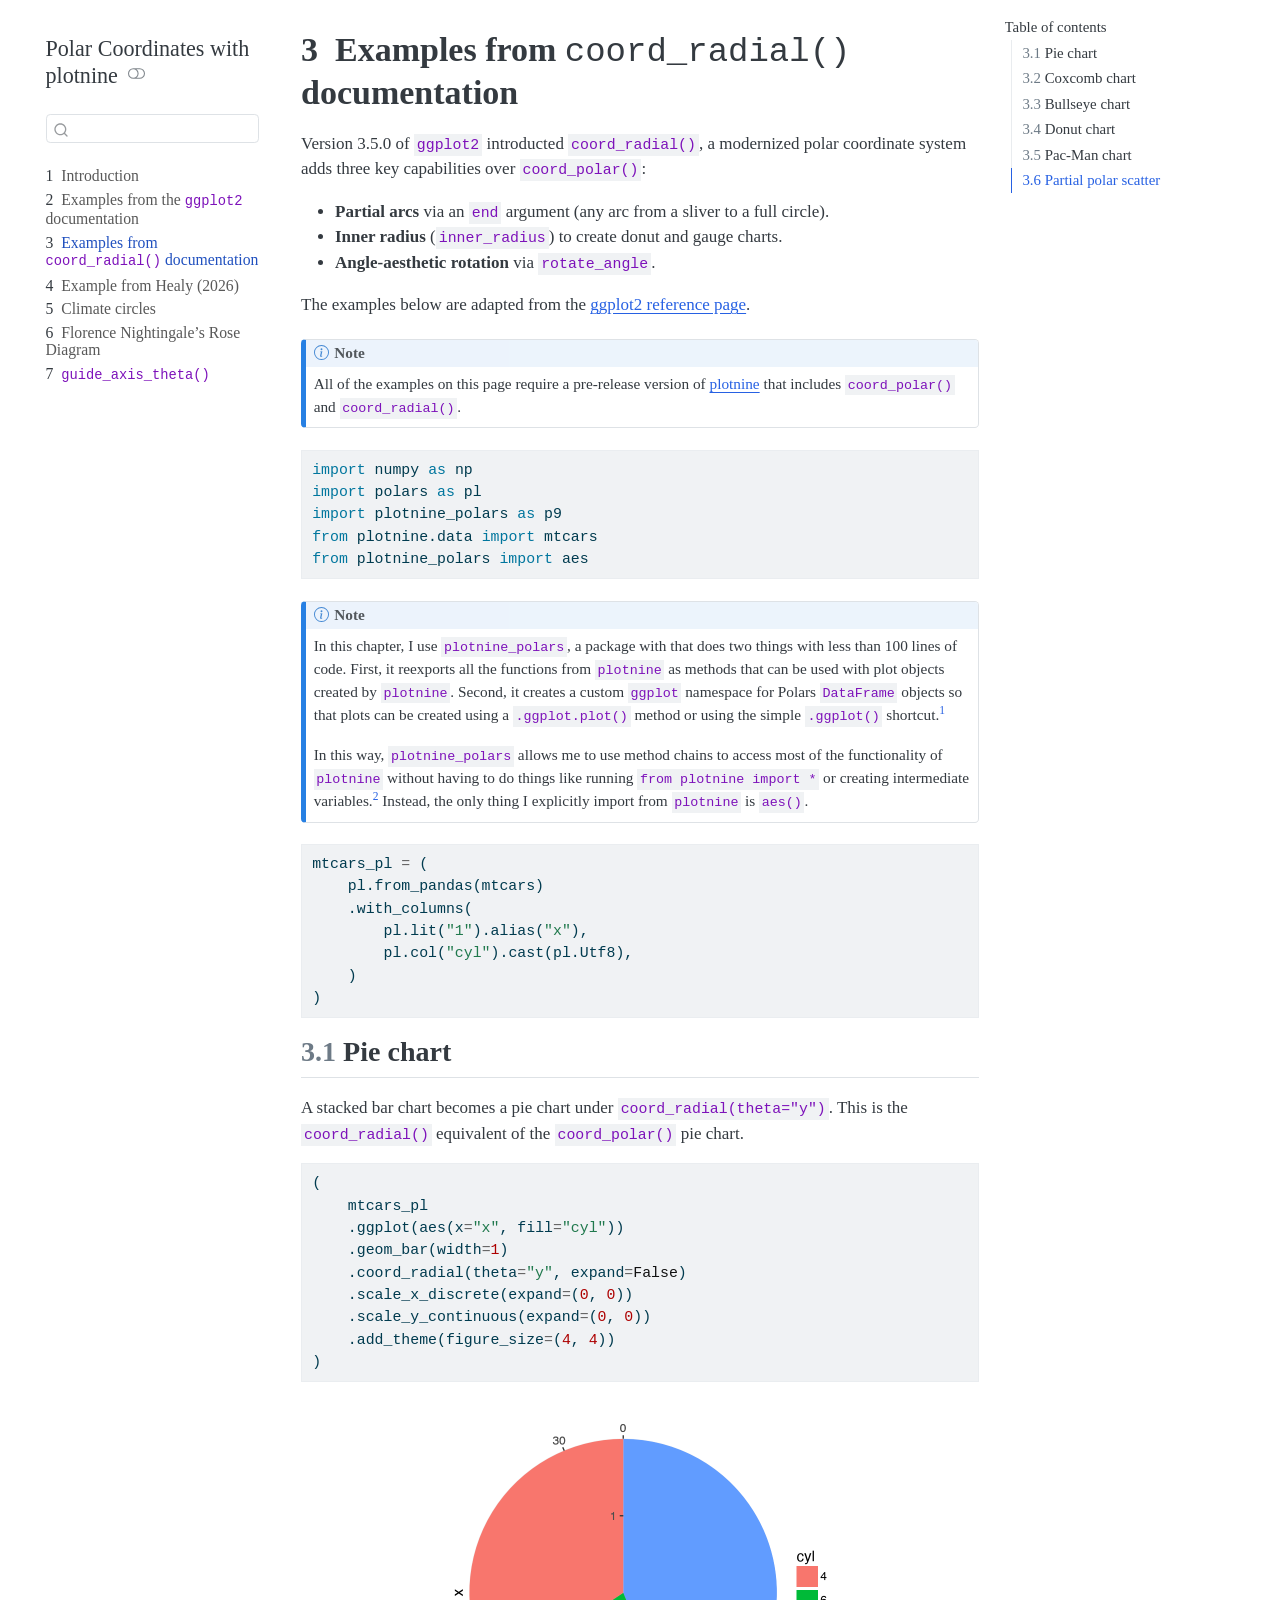
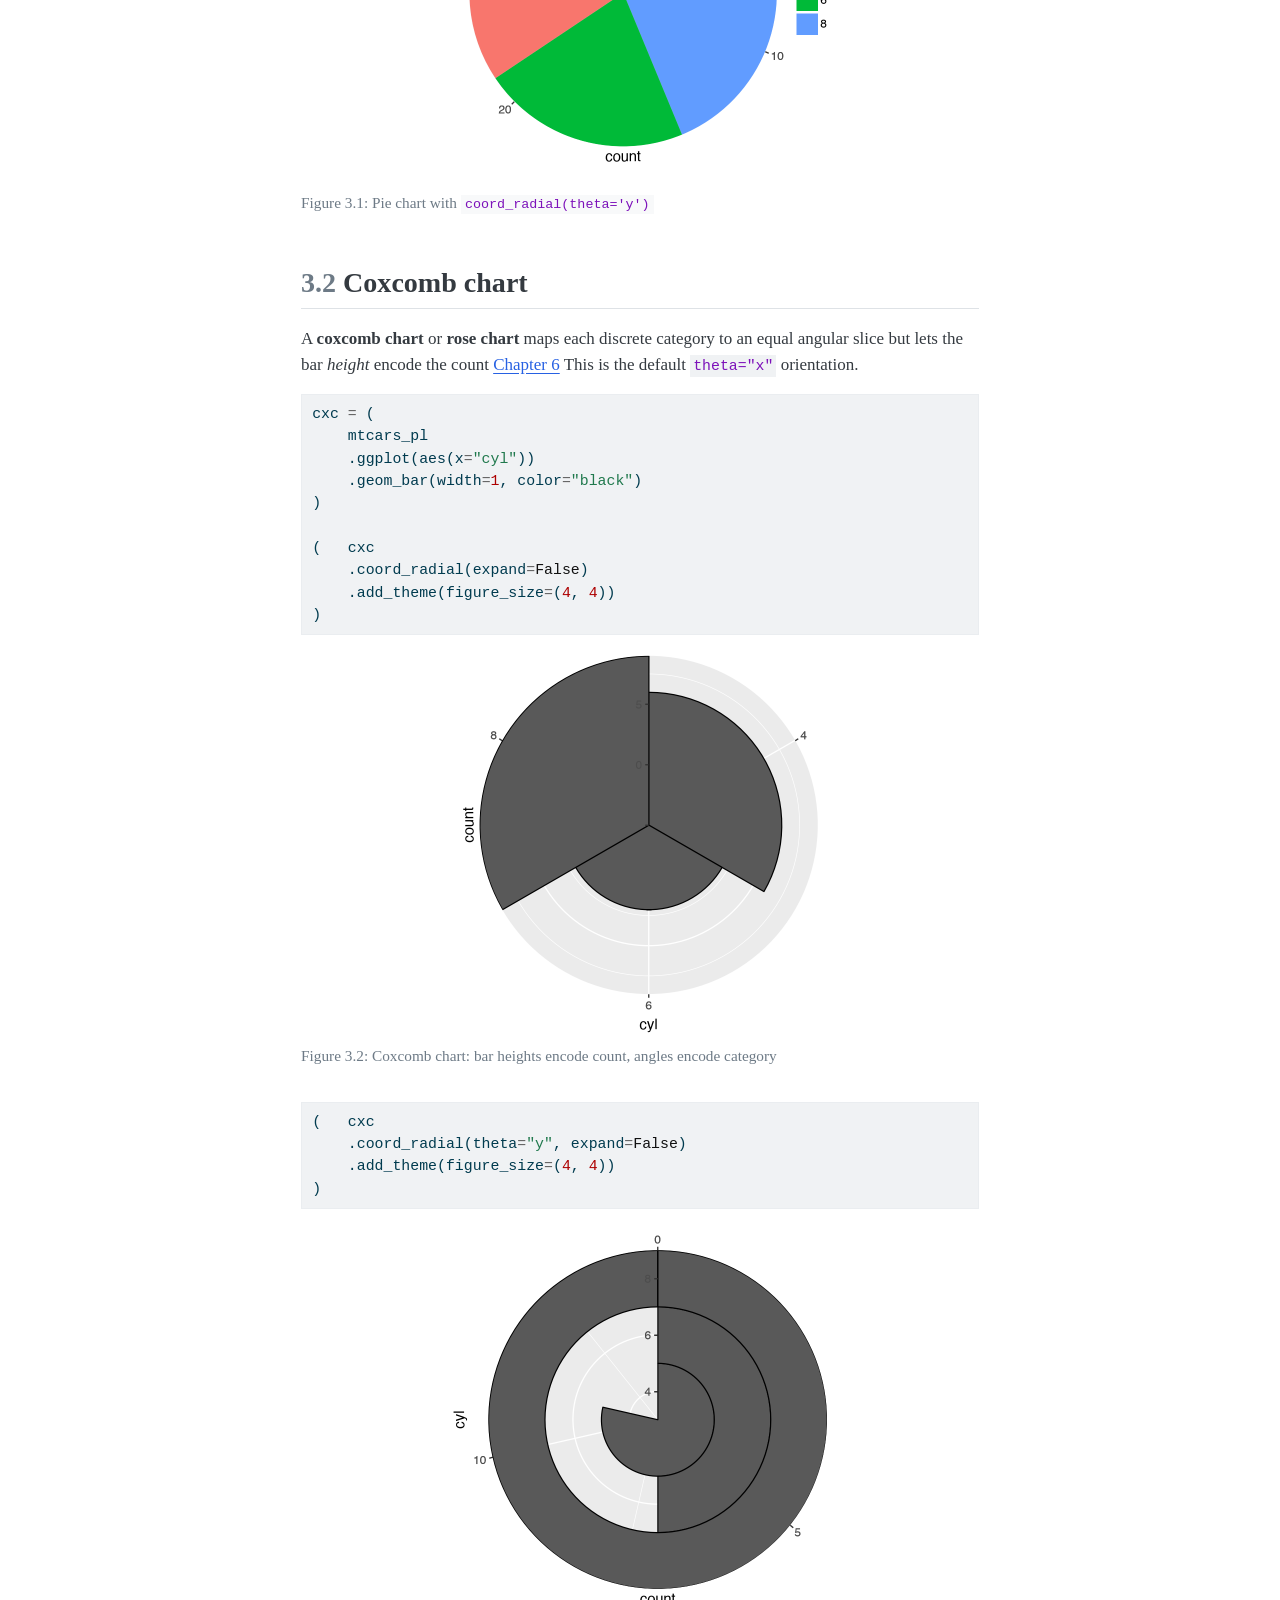
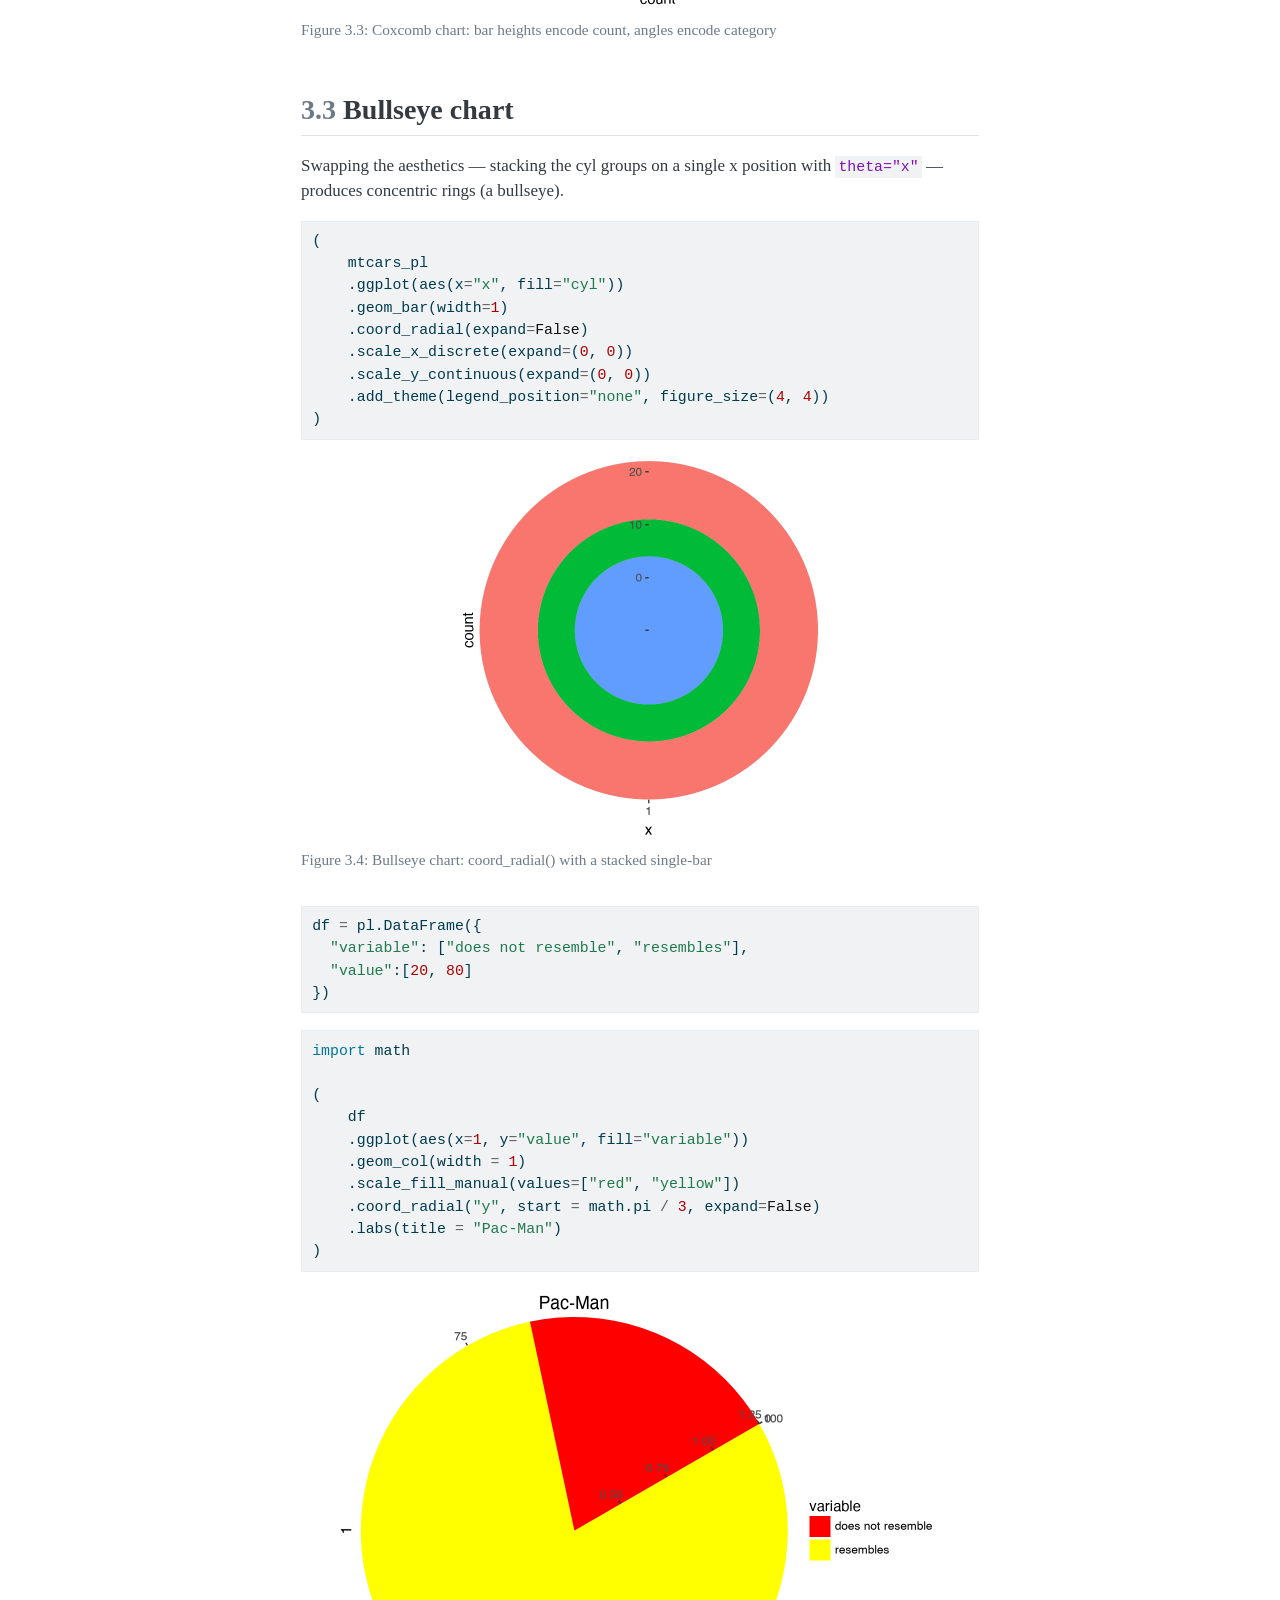
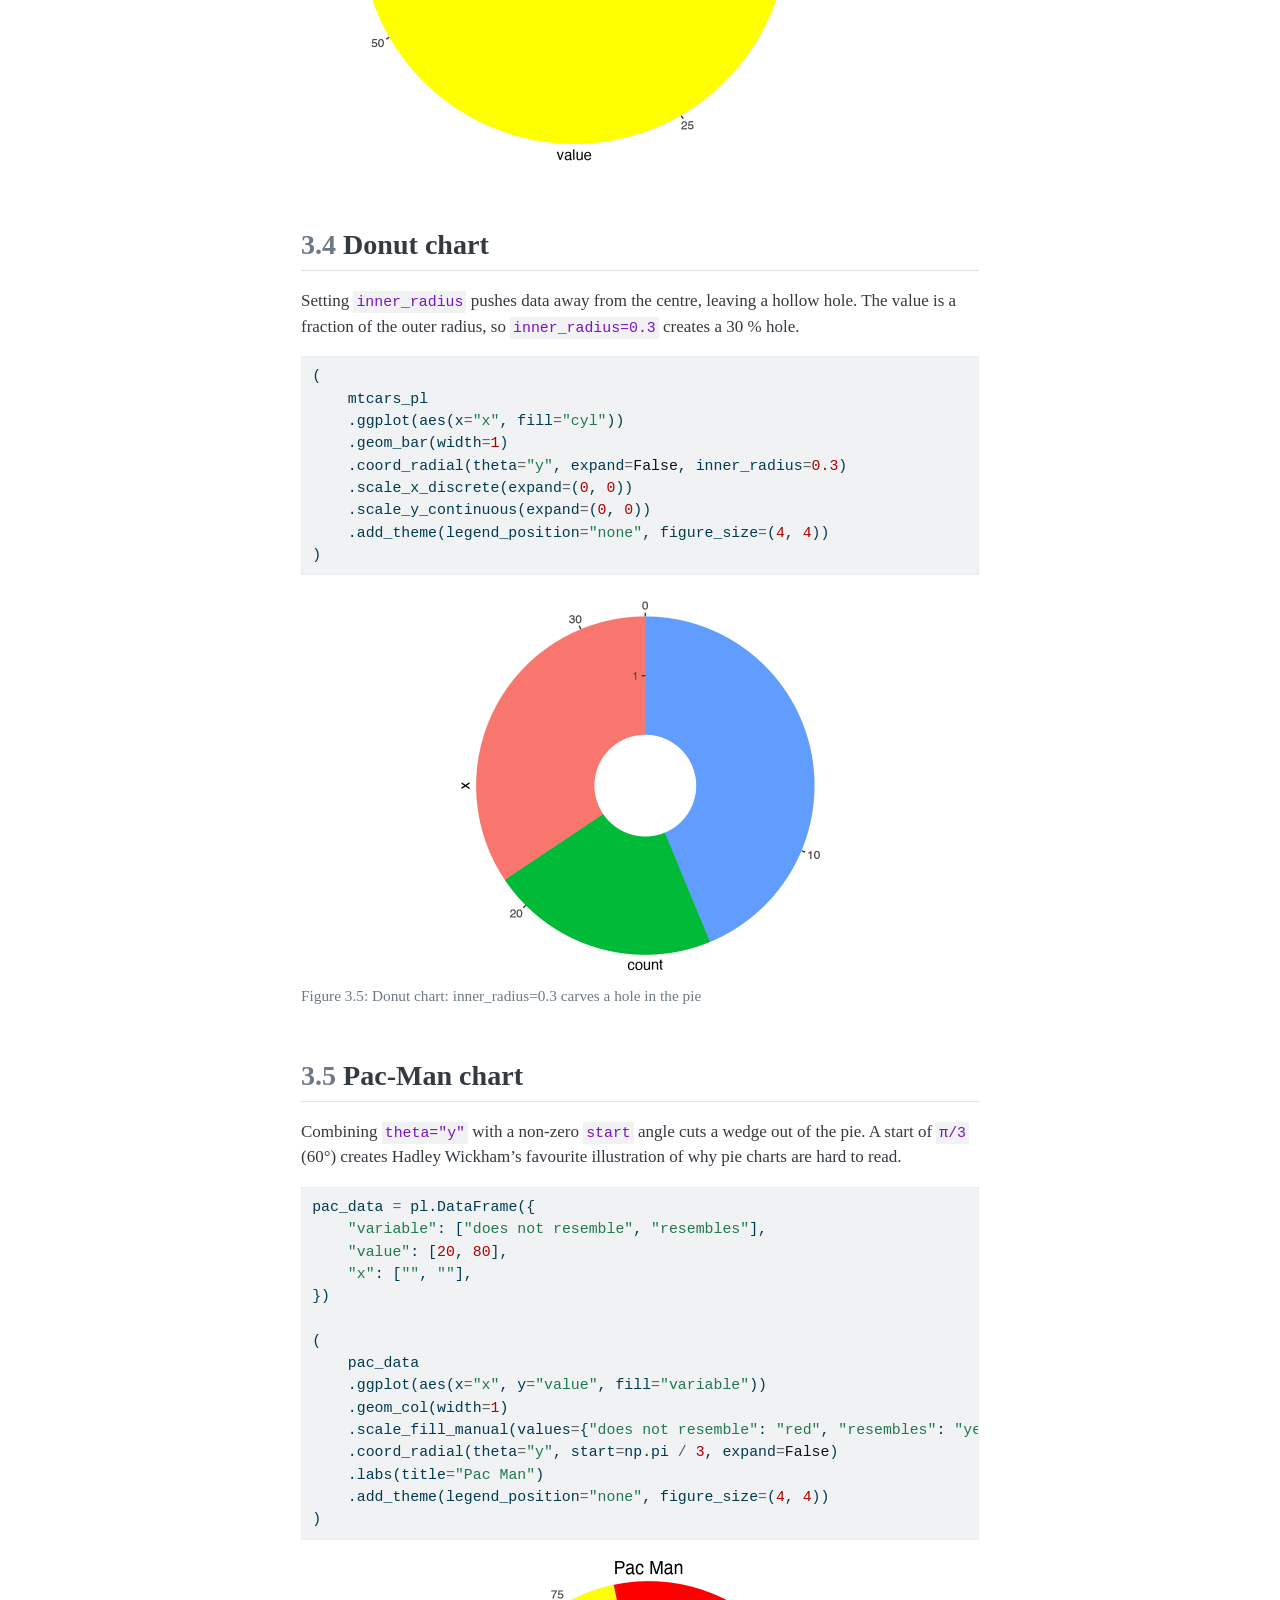
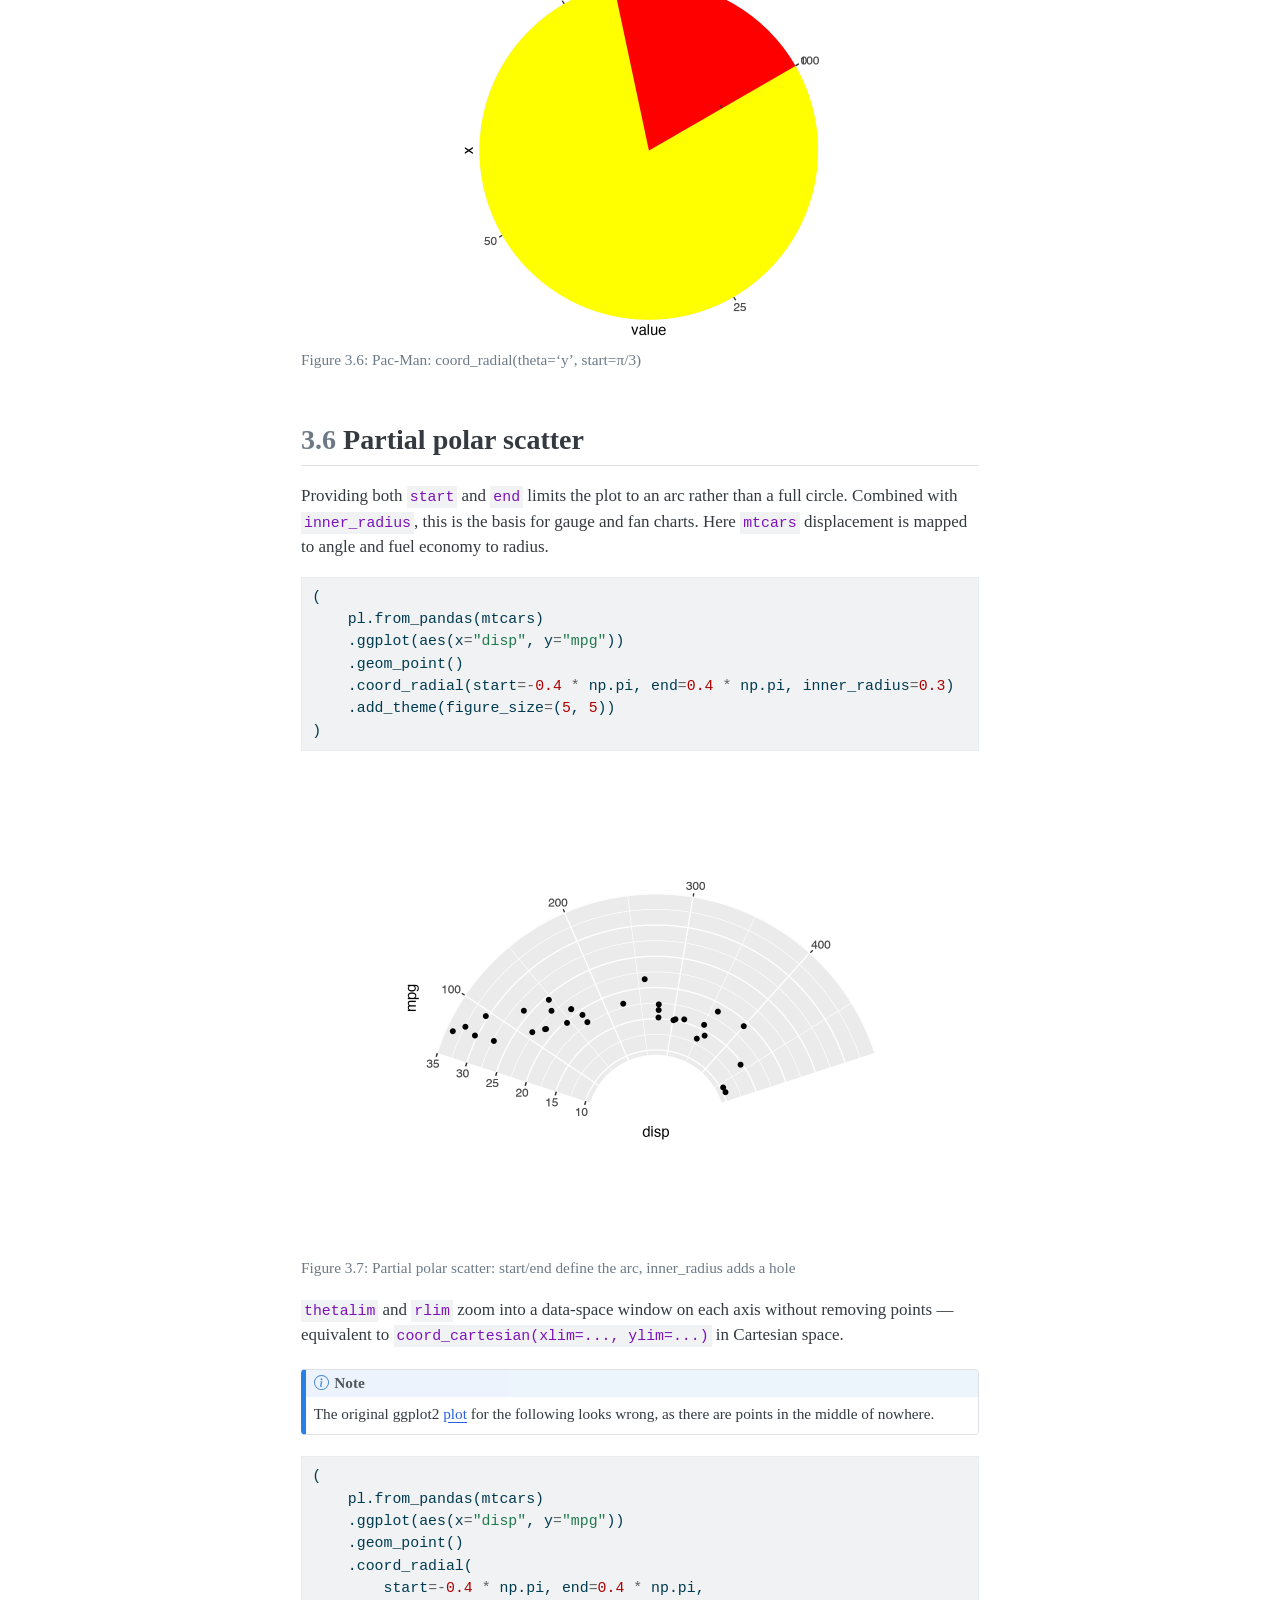
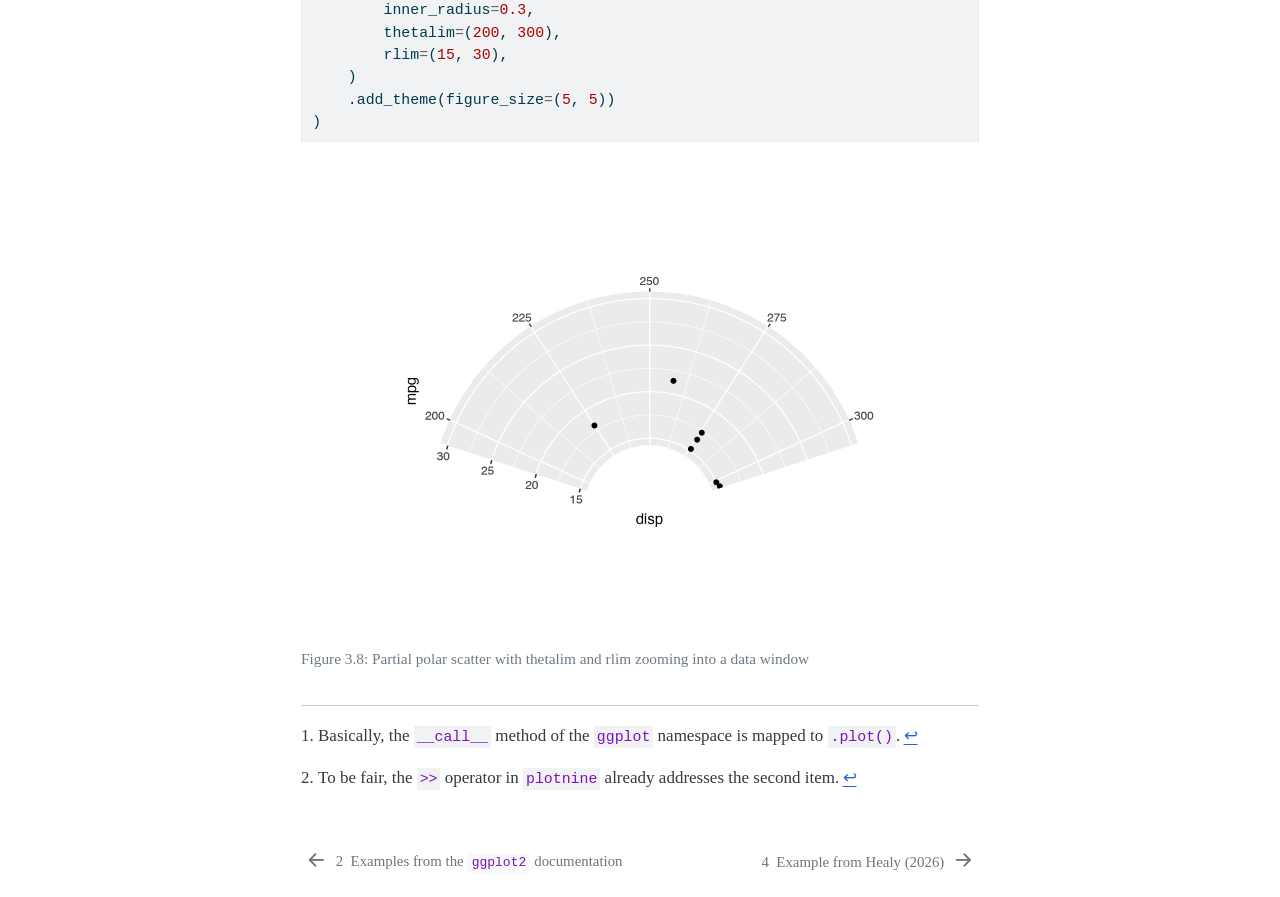
<file: coord-radial-examples.html>
<!DOCTYPE html>
<html xmlns="http://www.w3.org/1999/xhtml" lang="en" xml:lang="en"><head>

<meta charset="utf-8">
<meta name="generator" content="quarto-1.9.36">

<meta name="viewport" content="width=device-width, initial-scale=1.0, user-scalable=yes">


<title>3&nbsp; Examples from coord_radial() documentation – Polar Coordinates with plotnine</title>
<style>
/* Default styles provided by pandoc.
** See https://pandoc.org/MANUAL.html#variables-for-html for config info.
*/
code{white-space: pre-wrap;}
span.smallcaps{font-variant: small-caps;}
div.columns{display: flex; gap: min(4vw, 1.5em);}
div.column{flex: auto; overflow-x: auto;}
div.hanging-indent{margin-left: 1.5em; text-indent: -1.5em;}
ul.task-list{list-style: none;}
ul.task-list li input[type="checkbox"] {
  width: 0.8em;
  margin: 0 0.8em 0.2em -1em; /* quarto-specific, see https://github.com/quarto-dev/quarto-cli/issues/4556 */ 
  vertical-align: middle;
}
/* CSS for syntax highlighting */
html { -webkit-text-size-adjust: 100%; }
pre > code.sourceCode { white-space: pre; position: relative; }
pre > code.sourceCode > span { display: inline-block; line-height: 1.25; }
pre > code.sourceCode > span:empty { height: 1.2em; }
.sourceCode { overflow: visible; }
code.sourceCode > span { color: inherit; text-decoration: inherit; }
div.sourceCode { margin: 1em 0; }
pre.sourceCode { margin: 0; }
@media screen {
div.sourceCode { overflow: auto; }
}
@media print {
pre > code.sourceCode { white-space: pre-wrap; }
pre > code.sourceCode > span { text-indent: -5em; padding-left: 5em; }
}
pre.numberSource code
  { counter-reset: source-line 0; }
pre.numberSource code > span
  { position: relative; left: -4em; counter-increment: source-line; }
pre.numberSource code > span > a:first-child::before
  { content: counter(source-line);
    position: relative; left: -1em; text-align: right; vertical-align: baseline;
    border: none; display: inline-block;
    -webkit-touch-callout: none; -webkit-user-select: none;
    -khtml-user-select: none; -moz-user-select: none;
    -ms-user-select: none; user-select: none;
    padding: 0 4px; width: 4em;
  }
pre.numberSource { margin-left: 3em;  padding-left: 4px; }
div.sourceCode
  {   }
@media screen {
pre > code.sourceCode > span > a:first-child::before { text-decoration: underline; }
}
</style>


<script src="site_libs/quarto-nav/quarto-nav.js"></script>
<script src="site_libs/quarto-nav/headroom.min.js"></script>
<script src="site_libs/clipboard/clipboard.min.js"></script>
<script src="site_libs/quarto-search/autocomplete.umd.js"></script>
<script src="site_libs/quarto-search/fuse.min.js"></script>
<script src="site_libs/quarto-search/quarto-search.js"></script>
<meta name="quarto:offset" content="./">
<link href="./socviz-examples.html" rel="next">
<link href="./ggplot2-examples.html" rel="prev">
<script src="site_libs/quarto-html/quarto.js" type="module"></script>
<script src="site_libs/quarto-html/tabsets/tabsets.js" type="module"></script>
<script src="site_libs/quarto-html/popper.min.js"></script>
<script src="site_libs/quarto-html/tippy.umd.min.js"></script>
<script src="site_libs/quarto-html/anchor.min.js"></script>
<link href="site_libs/quarto-html/tippy.css" rel="stylesheet">
<link href="site_libs/quarto-html/quarto-syntax-highlighting-845c23b38eaddc0f92fda52bfe77a8c8.css" rel="stylesheet" class="quarto-color-scheme" id="quarto-text-highlighting-styles">
<link href="site_libs/quarto-html/quarto-syntax-highlighting-dark-f418161beb48e0141c760e455f12af2c.css" rel="stylesheet" class="quarto-color-scheme quarto-color-alternate" id="quarto-text-highlighting-styles">
<link href="site_libs/quarto-html/quarto-syntax-highlighting-845c23b38eaddc0f92fda52bfe77a8c8.css" rel="stylesheet" class="quarto-color-scheme-extra" id="quarto-text-highlighting-styles">
<script src="site_libs/bootstrap/bootstrap.min.js"></script>
<link href="site_libs/bootstrap/bootstrap-icons.css" rel="stylesheet">
<link href="site_libs/bootstrap/bootstrap-c0f9e757bd1bbe5faf3da83a888945c0.min.css" rel="stylesheet" append-hash="true" class="quarto-color-scheme" id="quarto-bootstrap" data-mode="light">
<link href="site_libs/bootstrap/bootstrap-dark-91459808351f4a5e66f61f3cc0ad5ca1.min.css" rel="stylesheet" append-hash="true" class="quarto-color-scheme quarto-color-alternate" id="quarto-bootstrap" data-mode="dark">
<link href="site_libs/bootstrap/bootstrap-c0f9e757bd1bbe5faf3da83a888945c0.min.css" rel="stylesheet" append-hash="true" class="quarto-color-scheme-extra" id="quarto-bootstrap" data-mode="light">
<script id="quarto-search-options" type="application/json">{
  "location": "sidebar",
  "copy-button": false,
  "collapse-after": 3,
  "panel-placement": "start",
  "type": "textbox",
  "limit": 50,
  "keyboard-shortcut": [
    "f",
    "/",
    "s"
  ],
  "show-item-context": false,
  "language": {
    "search-no-results-text": "No results",
    "search-matching-documents-text": "matching documents",
    "search-copy-link-title": "Copy link to search",
    "search-hide-matches-text": "Hide additional matches",
    "search-more-match-text": "more match in this document",
    "search-more-matches-text": "more matches in this document",
    "search-clear-button-title": "Clear",
    "search-text-placeholder": "",
    "search-detached-cancel-button-title": "Cancel",
    "search-submit-button-title": "Submit",
    "search-label": "Search"
  }
}</script>


<link rel="stylesheet" href="styles.css">
</head>

<body class="nav-sidebar floating quarto-light"><script id="quarto-html-before-body" type="application/javascript">
    const toggleBodyColorMode = (bsSheetEl) => {
      const mode = bsSheetEl.getAttribute("data-mode");
      const bodyEl = window.document.querySelector("body");
      if (mode === "dark") {
        bodyEl.classList.add("quarto-dark");
        bodyEl.classList.remove("quarto-light");
      } else {
        bodyEl.classList.add("quarto-light");
        bodyEl.classList.remove("quarto-dark");
      }
    }
    const toggleBodyColorPrimary = () => {
      const bsSheetEl = window.document.querySelector("link#quarto-bootstrap:not([rel=disabled-stylesheet])");
      if (bsSheetEl) {
        toggleBodyColorMode(bsSheetEl);
      }
    }
    const setColorSchemeToggle = (alternate) => {
      const toggles = window.document.querySelectorAll('.quarto-color-scheme-toggle');
      for (let i=0; i < toggles.length; i++) {
        const toggle = toggles[i];
        if (toggle) {
          if (alternate) {
            toggle.classList.add("alternate");
          } else {
            toggle.classList.remove("alternate");
          }
        }
      }
    };
    const toggleColorMode = (alternate) => {
      // Switch the stylesheets
      const primaryStylesheets = window.document.querySelectorAll('link.quarto-color-scheme:not(.quarto-color-alternate)');
      const alternateStylesheets = window.document.querySelectorAll('link.quarto-color-scheme.quarto-color-alternate');
      manageTransitions('#quarto-margin-sidebar .nav-link', false);
      if (alternate) {
        // note: dark is layered on light, we don't disable primary!
        enableStylesheet(alternateStylesheets);
        for (const sheetNode of alternateStylesheets) {
          if (sheetNode.id === "quarto-bootstrap") {
            toggleBodyColorMode(sheetNode);
          }
        }
      } else {
        disableStylesheet(alternateStylesheets);
        enableStylesheet(primaryStylesheets)
        toggleBodyColorPrimary();
      }
      manageTransitions('#quarto-margin-sidebar .nav-link', true);
      // Switch the toggles
      setColorSchemeToggle(alternate)
      // Hack to workaround the fact that safari doesn't
      // properly recolor the scrollbar when toggling (#1455)
      if (navigator.userAgent.indexOf('Safari') > 0 && navigator.userAgent.indexOf('Chrome') == -1) {
        manageTransitions("body", false);
        window.scrollTo(0, 1);
        setTimeout(() => {
          window.scrollTo(0, 0);
          manageTransitions("body", true);
        }, 40);
      }
    }
    const disableStylesheet = (stylesheets) => {
      for (let i=0; i < stylesheets.length; i++) {
        const stylesheet = stylesheets[i];
        stylesheet.rel = 'disabled-stylesheet';
      }
    }
    const enableStylesheet = (stylesheets) => {
      for (let i=0; i < stylesheets.length; i++) {
        const stylesheet = stylesheets[i];
        if(stylesheet.rel !== 'stylesheet') { // for Chrome, which will still FOUC without this check
          stylesheet.rel = 'stylesheet';
        }
      }
    }
    const manageTransitions = (selector, allowTransitions) => {
      const els = window.document.querySelectorAll(selector);
      for (let i=0; i < els.length; i++) {
        const el = els[i];
        if (allowTransitions) {
          el.classList.remove('notransition');
        } else {
          el.classList.add('notransition');
        }
      }
    }
    const isFileUrl = () => {
      return window.location.protocol === 'file:';
    }
    const hasAlternateSentinel = () => {
      let styleSentinel = getColorSchemeSentinel();
      if (styleSentinel !== null) {
        return styleSentinel === "alternate";
      } else {
        return false;
      }
    }
    const setStyleSentinel = (alternate) => {
      const value = alternate ? "alternate" : "default";
      if (!isFileUrl()) {
        window.localStorage.setItem("quarto-color-scheme", value);
      } else {
        localAlternateSentinel = value;
      }
    }
    const getColorSchemeSentinel = () => {
      if (!isFileUrl()) {
        const storageValue = window.localStorage.getItem("quarto-color-scheme");
        return storageValue != null ? storageValue : localAlternateSentinel;
      } else {
        return localAlternateSentinel;
      }
    }
    const toggleGiscusIfUsed = (isAlternate, darkModeDefault) => {
      const baseTheme = document.querySelector('#giscus-base-theme')?.value ?? 'light';
      const alternateTheme = document.querySelector('#giscus-alt-theme')?.value ?? 'dark';
      let newTheme = '';
      if(authorPrefersDark) {
        newTheme = isAlternate ? baseTheme : alternateTheme;
      } else {
        newTheme = isAlternate ? alternateTheme : baseTheme;
      }
      const changeGiscusTheme = () => {
        // From: https://github.com/giscus/giscus/issues/336
        const sendMessage = (message) => {
          const iframe = document.querySelector('iframe.giscus-frame');
          if (!iframe) return;
          iframe.contentWindow.postMessage({ giscus: message }, 'https://giscus.app');
        }
        sendMessage({
          setConfig: {
            theme: newTheme
          }
        });
      }
      const isGiscussLoaded = window.document.querySelector('iframe.giscus-frame') !== null;
      if (isGiscussLoaded) {
        changeGiscusTheme();
      }
    };
    const authorPrefersDark = false;
    const queryPrefersDark = window.matchMedia('(prefers-color-scheme: dark)');
    const darkModeDefault = queryPrefersDark.matches;
      document.querySelector('link#quarto-text-highlighting-styles.quarto-color-scheme-extra').rel = 'disabled-stylesheet';
      document.querySelector('link#quarto-bootstrap.quarto-color-scheme-extra').rel = 'disabled-stylesheet';
    let localAlternateSentinel = darkModeDefault ? 'alternate' : 'default';
    // Dark / light mode switch
    window.quartoToggleColorScheme = () => {
      // Read the current dark / light value
      let toAlternate = !hasAlternateSentinel();
      toggleColorMode(toAlternate);
      setStyleSentinel(toAlternate);
      toggleGiscusIfUsed(toAlternate, darkModeDefault);
      window.dispatchEvent(new Event('resize'));
    };
    queryPrefersDark.addEventListener("change", e => {
      if(window.localStorage.getItem("quarto-color-scheme") !== null)
        return;
      const alternate = e.matches
      toggleColorMode(alternate);
      localAlternateSentinel = e.matches ? 'alternate' : 'default'; // this is used alongside local storage!
      toggleGiscusIfUsed(alternate, darkModeDefault);
    });
    // Switch to dark mode if need be
    if (hasAlternateSentinel()) {
      toggleColorMode(true);
    } else {
      toggleColorMode(false);
    }
  </script>

<div id="quarto-search-results"></div>
  <header id="quarto-header" class="headroom fixed-top">
  <nav class="quarto-secondary-nav">
    <div class="container-fluid d-flex">
      <button type="button" class="quarto-btn-toggle btn" data-bs-toggle="collapse" role="button" data-bs-target=".quarto-sidebar-collapse-item" aria-controls="quarto-sidebar" aria-expanded="false" aria-label="Toggle sidebar navigation" onclick="if (window.quartoToggleHeadroom) { window.quartoToggleHeadroom(); }">
        <i class="bi bi-layout-text-sidebar-reverse"></i>
      </button>
        <nav class="quarto-page-breadcrumbs" aria-label="breadcrumb"><ol class="breadcrumb"><li class="breadcrumb-item"><a href="./coord-radial-examples.html"><span class="chapter-number">3</span>&nbsp; <span class="chapter-title">Examples from <code>coord_radial()</code> documentation</span></a></li></ol></nav>
        <a class="flex-grow-1" role="navigation" data-bs-toggle="collapse" data-bs-target=".quarto-sidebar-collapse-item" aria-controls="quarto-sidebar" aria-expanded="false" aria-label="Toggle sidebar navigation" onclick="if (window.quartoToggleHeadroom) { window.quartoToggleHeadroom(); }">      
        </a>
      <button type="button" class="btn quarto-search-button" aria-label="Search" onclick="window.quartoOpenSearch();">
        <i class="bi bi-search"></i>
      </button>
    </div>
  </nav>
</header>
<!-- content -->
<div id="quarto-content" class="quarto-container page-columns page-rows-contents page-layout-article">
<!-- sidebar -->
  <nav id="quarto-sidebar" class="sidebar collapse collapse-horizontal quarto-sidebar-collapse-item sidebar-navigation floating overflow-auto">
    <div class="pt-lg-2 mt-2 text-left sidebar-header">
    <div class="sidebar-title mb-0 py-0">
      <a href="./">Polar Coordinates with plotnine</a> 
        <div class="sidebar-tools-main">
  <a href="" class="quarto-color-scheme-toggle quarto-navigation-tool  px-1" onclick="window.quartoToggleColorScheme(); return false;" title="Toggle dark mode"><i class="bi"></i></a>
</div>
    </div>
      </div>
        <div class="mt-2 flex-shrink-0 align-items-center">
        <div class="sidebar-search">
        <div id="quarto-search" class="" title="Search"></div>
        </div>
        </div>
    <div class="sidebar-menu-container"> 
    <ul class="list-unstyled mt-1">
        <li class="sidebar-item">
  <div class="sidebar-item-container"> 
  <a href="./index.html" class="sidebar-item-text sidebar-link">
 <span class="menu-text"><span class="chapter-number">1</span>&nbsp; <span class="chapter-title">Introduction</span></span></a>
  </div>
</li>
        <li class="sidebar-item">
  <div class="sidebar-item-container"> 
  <a href="./ggplot2-examples.html" class="sidebar-item-text sidebar-link">
 <span class="menu-text"><span class="chapter-number">2</span>&nbsp; <span class="chapter-title">Examples from the <code>ggplot2</code> documentation</span></span></a>
  </div>
</li>
        <li class="sidebar-item">
  <div class="sidebar-item-container"> 
  <a href="./coord-radial-examples.html" class="sidebar-item-text sidebar-link active">
 <span class="menu-text"><span class="chapter-number">3</span>&nbsp; <span class="chapter-title">Examples from <code>coord_radial()</code> documentation</span></span></a>
  </div>
</li>
        <li class="sidebar-item">
  <div class="sidebar-item-container"> 
  <a href="./socviz-examples.html" class="sidebar-item-text sidebar-link">
 <span class="menu-text"><span class="chapter-number">4</span>&nbsp; <span class="chapter-title">Example from Healy (2026)</span></span></a>
  </div>
</li>
        <li class="sidebar-item">
  <div class="sidebar-item-container"> 
  <a href="./climate-circles.html" class="sidebar-item-text sidebar-link">
 <span class="menu-text"><span class="chapter-number">5</span>&nbsp; <span class="chapter-title">Climate circles</span></span></a>
  </div>
</li>
        <li class="sidebar-item">
  <div class="sidebar-item-container"> 
  <a href="./nightingale.html" class="sidebar-item-text sidebar-link">
 <span class="menu-text"><span class="chapter-number">6</span>&nbsp; <span class="chapter-title">Florence Nightingale’s Rose Diagram</span></span></a>
  </div>
</li>
        <li class="sidebar-item">
  <div class="sidebar-item-container"> 
  <a href="./guide-axis-theta.html" class="sidebar-item-text sidebar-link">
 <span class="menu-text"><span class="chapter-number">7</span>&nbsp; <span class="chapter-title"><code>guide_axis_theta()</code></span></span></a>
  </div>
</li>
    </ul>
    </div>
</nav>
<div id="quarto-sidebar-glass" class="quarto-sidebar-collapse-item" data-bs-toggle="collapse" data-bs-target=".quarto-sidebar-collapse-item"></div>
<!-- margin-sidebar -->
    <div id="quarto-margin-sidebar" class="sidebar margin-sidebar">
        <nav id="TOC" role="doc-toc" class="toc-active">
    <h2 id="toc-title">Table of contents</h2>
   
  <ul>
  <li><a href="#pie-chart" id="toc-pie-chart" class="nav-link active" data-scroll-target="#pie-chart"><span class="header-section-number">3.1</span> Pie chart</a></li>
  <li><a href="#coxcomb-chart" id="toc-coxcomb-chart" class="nav-link" data-scroll-target="#coxcomb-chart"><span class="header-section-number">3.2</span> Coxcomb chart</a></li>
  <li><a href="#bullseye-chart" id="toc-bullseye-chart" class="nav-link" data-scroll-target="#bullseye-chart"><span class="header-section-number">3.3</span> Bullseye chart</a></li>
  <li><a href="#donut-chart" id="toc-donut-chart" class="nav-link" data-scroll-target="#donut-chart"><span class="header-section-number">3.4</span> Donut chart</a></li>
  <li><a href="#pac-man-chart" id="toc-pac-man-chart" class="nav-link" data-scroll-target="#pac-man-chart"><span class="header-section-number">3.5</span> Pac-Man chart</a></li>
  <li><a href="#partial-polar-scatter" id="toc-partial-polar-scatter" class="nav-link" data-scroll-target="#partial-polar-scatter"><span class="header-section-number">3.6</span> Partial polar scatter</a></li>
  </ul>
</nav>
    </div>
<!-- main -->
<main class="content" id="quarto-document-content">


<header id="title-block-header" class="quarto-title-block default">
<div class="quarto-title">
<h1 class="title"><span id="sec-coord-radial" class="quarto-section-identifier"><span class="chapter-number">3</span>&nbsp; <span class="chapter-title">Examples from <code>coord_radial()</code> documentation</span></span></h1>
</div>



<div class="quarto-title-meta">

    
  
    
  </div>
  


</header>


<p>Version 3.5.0 of <code>ggplot2</code> introducted <code>coord_radial()</code>, a modernized polar coordinate system adds three key capabilities over <code>coord_polar()</code>:</p>
<ul>
<li><strong>Partial arcs</strong> via an <code>end</code> argument (any arc from a sliver to a full circle).</li>
<li><strong>Inner radius</strong> (<code>inner_radius</code>) to create donut and gauge charts.</li>
<li><strong>Angle-aesthetic rotation</strong> via <code>rotate_angle</code>.</li>
</ul>
<p>The examples below are adapted from the <a href="https://ggplot2.tidyverse.org/reference/coord_radial.html">ggplot2 reference page</a>.</p>
<div class="callout callout-style-default callout-note callout-titled">
<div class="callout-header d-flex align-content-center">
<div class="callout-icon-container">
<i class="callout-icon"></i>
</div>
<div class="callout-title-container flex-fill">
Note
</div>
</div>
<div class="callout-body-container callout-body">
<p>All of the examples on this page require a pre-release version of <a href="https://plotnine.org">plotnine</a> that includes <code>coord_polar()</code> and <code>coord_radial()</code>.</p>
</div>
</div>
<div id="3a76dfc6" class="cell" data-execution_count="1">
<div class="code-copy-outer-scaffold"><div class="sourceCode cell-code" id="cb1"><pre class="sourceCode python code-with-copy"><code class="sourceCode python"><span id="cb1-1"><a href="#cb1-1" aria-hidden="true" tabindex="-1"></a><span class="im">import</span> numpy <span class="im">as</span> np</span>
<span id="cb1-2"><a href="#cb1-2" aria-hidden="true" tabindex="-1"></a><span class="im">import</span> polars <span class="im">as</span> pl</span>
<span id="cb1-3"><a href="#cb1-3" aria-hidden="true" tabindex="-1"></a><span class="im">import</span> plotnine_polars <span class="im">as</span> p9</span>
<span id="cb1-4"><a href="#cb1-4" aria-hidden="true" tabindex="-1"></a><span class="im">from</span> plotnine.data <span class="im">import</span> mtcars</span>
<span id="cb1-5"><a href="#cb1-5" aria-hidden="true" tabindex="-1"></a><span class="im">from</span> plotnine_polars <span class="im">import</span> aes</span></code></pre></div><button title="Copy to Clipboard" class="code-copy-button"><i class="bi"></i></button></div>
</div>
<div class="callout callout-style-default callout-note callout-titled">
<div class="callout-header d-flex align-content-center">
<div class="callout-icon-container">
<i class="callout-icon"></i>
</div>
<div class="callout-title-container flex-fill">
Note
</div>
</div>
<div class="callout-body-container callout-body">
<p>In this chapter, I use <code>plotnine_polars</code>, a package with that does two things with less than 100 lines of code. First, it reexports all the functions from <code>plotnine</code> as methods that can be used with plot objects created by <code>plotnine</code>. Second, it creates a custom <code>ggplot</code> namespace for Polars <code>DataFrame</code> objects so that plots can be created using a <code>.ggplot.plot()</code> method or using the simple <code>.ggplot()</code> shortcut.<a href="#fn1" class="footnote-ref" id="fnref1" role="doc-noteref"><sup>1</sup></a></p>
<p>In this way, <code>plotnine_polars</code> allows me to use method chains to access most of the functionality of <code>plotnine</code> without having to do things like running <code>from plotnine import *</code> or creating intermediate variables.<a href="#fn2" class="footnote-ref" id="fnref2" role="doc-noteref"><sup>2</sup></a> Instead, the only thing I explicitly import from <code>plotnine</code> is <code>aes()</code>.</p>
</div>
</div>
<div id="1aebf57d" class="cell" data-execution_count="2">
<div class="code-copy-outer-scaffold"><div class="sourceCode cell-code" id="cb2"><pre class="sourceCode python code-with-copy"><code class="sourceCode python"><span id="cb2-1"><a href="#cb2-1" aria-hidden="true" tabindex="-1"></a>mtcars_pl <span class="op">=</span> (</span>
<span id="cb2-2"><a href="#cb2-2" aria-hidden="true" tabindex="-1"></a>    pl.from_pandas(mtcars)</span>
<span id="cb2-3"><a href="#cb2-3" aria-hidden="true" tabindex="-1"></a>    .with_columns(</span>
<span id="cb2-4"><a href="#cb2-4" aria-hidden="true" tabindex="-1"></a>        pl.lit(<span class="st">"1"</span>).alias(<span class="st">"x"</span>),</span>
<span id="cb2-5"><a href="#cb2-5" aria-hidden="true" tabindex="-1"></a>        pl.col(<span class="st">"cyl"</span>).cast(pl.Utf8),</span>
<span id="cb2-6"><a href="#cb2-6" aria-hidden="true" tabindex="-1"></a>    )</span>
<span id="cb2-7"><a href="#cb2-7" aria-hidden="true" tabindex="-1"></a>)</span></code></pre></div><button title="Copy to Clipboard" class="code-copy-button"><i class="bi"></i></button></div>
</div>
<section id="pie-chart" class="level2" data-number="3.1">
<h2 data-number="3.1" class="anchored" data-anchor-id="pie-chart"><span class="header-section-number">3.1</span> Pie chart</h2>
<p>A stacked bar chart becomes a pie chart under <code>coord_radial(theta="y")</code>. This is the <code>coord_radial()</code> equivalent of the <code>coord_polar()</code> pie chart.</p>
<div id="cell-fig-radial-pie" class="cell" data-execution_count="3">
<div class="code-copy-outer-scaffold"><div class="sourceCode cell-code" id="cb3"><pre class="sourceCode python code-with-copy"><code class="sourceCode python"><span id="cb3-1"><a href="#cb3-1" aria-hidden="true" tabindex="-1"></a>(</span>
<span id="cb3-2"><a href="#cb3-2" aria-hidden="true" tabindex="-1"></a>    mtcars_pl</span>
<span id="cb3-3"><a href="#cb3-3" aria-hidden="true" tabindex="-1"></a>    .ggplot(aes(x<span class="op">=</span><span class="st">"x"</span>, fill<span class="op">=</span><span class="st">"cyl"</span>))</span>
<span id="cb3-4"><a href="#cb3-4" aria-hidden="true" tabindex="-1"></a>    .geom_bar(width<span class="op">=</span><span class="dv">1</span>)</span>
<span id="cb3-5"><a href="#cb3-5" aria-hidden="true" tabindex="-1"></a>    .coord_radial(theta<span class="op">=</span><span class="st">"y"</span>, expand<span class="op">=</span><span class="va">False</span>)</span>
<span id="cb3-6"><a href="#cb3-6" aria-hidden="true" tabindex="-1"></a>    .scale_x_discrete(expand<span class="op">=</span>(<span class="dv">0</span>, <span class="dv">0</span>))</span>
<span id="cb3-7"><a href="#cb3-7" aria-hidden="true" tabindex="-1"></a>    .scale_y_continuous(expand<span class="op">=</span>(<span class="dv">0</span>, <span class="dv">0</span>))</span>
<span id="cb3-8"><a href="#cb3-8" aria-hidden="true" tabindex="-1"></a>    .add_theme(figure_size<span class="op">=</span>(<span class="dv">4</span>, <span class="dv">4</span>))</span>
<span id="cb3-9"><a href="#cb3-9" aria-hidden="true" tabindex="-1"></a>)</span></code></pre></div><button title="Copy to Clipboard" class="code-copy-button"><i class="bi"></i></button></div>
<div class="cell-output cell-output-display" data-execution_count="3">
<div id="fig-radial-pie" class="quarto-float quarto-figure quarto-figure-center anchored">
<figure class="quarto-float quarto-float-fig figure">
<div aria-describedby="fig-radial-pie-caption-0ceaefa1-69ba-4598-a22c-09a6ac19f8ca">
<img src="coord-radial-examples_files/figure-html/fig-radial-pie-output-1.png" width="384" height="384" class="figure-img">
</div>
<figcaption class="quarto-float-caption-bottom quarto-float-caption quarto-float-fig" id="fig-radial-pie-caption-0ceaefa1-69ba-4598-a22c-09a6ac19f8ca">
Figure&nbsp;3.1: Pie chart with <code>coord_radial(theta='y')</code>
</figcaption>
</figure>
</div>
</div>
</div>
</section>
<section id="coxcomb-chart" class="level2" data-number="3.2">
<h2 data-number="3.2" class="anchored" data-anchor-id="coxcomb-chart"><span class="header-section-number">3.2</span> Coxcomb chart</h2>
<p>A <strong>coxcomb chart</strong> or <strong>rose chart</strong> maps each discrete category to an equal angular slice but lets the bar <em>height</em> encode the count <a href="nightingale.html" class="quarto-xref"><span>Chapter 6</span></a> This is the default <code>theta="x"</code> orientation.</p>
<div id="cell-fig-radial-coxcomb" class="cell" data-execution_count="4">
<div class="code-copy-outer-scaffold"><div class="sourceCode cell-code" id="cb4"><pre class="sourceCode python code-with-copy"><code class="sourceCode python"><span id="cb4-1"><a href="#cb4-1" aria-hidden="true" tabindex="-1"></a>cxc <span class="op">=</span> (</span>
<span id="cb4-2"><a href="#cb4-2" aria-hidden="true" tabindex="-1"></a>    mtcars_pl</span>
<span id="cb4-3"><a href="#cb4-3" aria-hidden="true" tabindex="-1"></a>    .ggplot(aes(x<span class="op">=</span><span class="st">"cyl"</span>))</span>
<span id="cb4-4"><a href="#cb4-4" aria-hidden="true" tabindex="-1"></a>    .geom_bar(width<span class="op">=</span><span class="dv">1</span>, color<span class="op">=</span><span class="st">"black"</span>)</span>
<span id="cb4-5"><a href="#cb4-5" aria-hidden="true" tabindex="-1"></a>)</span>
<span id="cb4-6"><a href="#cb4-6" aria-hidden="true" tabindex="-1"></a></span>
<span id="cb4-7"><a href="#cb4-7" aria-hidden="true" tabindex="-1"></a>(   cxc</span>
<span id="cb4-8"><a href="#cb4-8" aria-hidden="true" tabindex="-1"></a>    .coord_radial(expand<span class="op">=</span><span class="va">False</span>)</span>
<span id="cb4-9"><a href="#cb4-9" aria-hidden="true" tabindex="-1"></a>    .add_theme(figure_size<span class="op">=</span>(<span class="dv">4</span>, <span class="dv">4</span>))</span>
<span id="cb4-10"><a href="#cb4-10" aria-hidden="true" tabindex="-1"></a>)</span></code></pre></div><button title="Copy to Clipboard" class="code-copy-button"><i class="bi"></i></button></div>
<div class="cell-output cell-output-display" data-execution_count="4">
<div id="fig-radial-coxcomb" class="quarto-float quarto-figure quarto-figure-center anchored">
<figure class="quarto-float quarto-float-fig figure">
<div aria-describedby="fig-radial-coxcomb-caption-0ceaefa1-69ba-4598-a22c-09a6ac19f8ca">
<img src="coord-radial-examples_files/figure-html/fig-radial-coxcomb-output-1.png" width="384" height="384" class="figure-img">
</div>
<figcaption class="quarto-float-caption-bottom quarto-float-caption quarto-float-fig" id="fig-radial-coxcomb-caption-0ceaefa1-69ba-4598-a22c-09a6ac19f8ca">
Figure&nbsp;3.2: Coxcomb chart: bar heights encode count, angles encode category
</figcaption>
</figure>
</div>
</div>
</div>
<div id="cell-fig-radial-coxcomb2" class="cell" data-execution_count="5">
<div class="code-copy-outer-scaffold"><div class="sourceCode cell-code" id="cb5"><pre class="sourceCode python code-with-copy"><code class="sourceCode python"><span id="cb5-1"><a href="#cb5-1" aria-hidden="true" tabindex="-1"></a>(   cxc</span>
<span id="cb5-2"><a href="#cb5-2" aria-hidden="true" tabindex="-1"></a>    .coord_radial(theta<span class="op">=</span><span class="st">"y"</span>, expand<span class="op">=</span><span class="va">False</span>)</span>
<span id="cb5-3"><a href="#cb5-3" aria-hidden="true" tabindex="-1"></a>    .add_theme(figure_size<span class="op">=</span>(<span class="dv">4</span>, <span class="dv">4</span>))</span>
<span id="cb5-4"><a href="#cb5-4" aria-hidden="true" tabindex="-1"></a>)</span></code></pre></div><button title="Copy to Clipboard" class="code-copy-button"><i class="bi"></i></button></div>
<div class="cell-output cell-output-display" data-execution_count="5">
<div id="fig-radial-coxcomb2" class="quarto-float quarto-figure quarto-figure-center anchored">
<figure class="quarto-float quarto-float-fig figure">
<div aria-describedby="fig-radial-coxcomb2-caption-0ceaefa1-69ba-4598-a22c-09a6ac19f8ca">
<img src="coord-radial-examples_files/figure-html/fig-radial-coxcomb2-output-1.png" width="384" height="384" class="figure-img">
</div>
<figcaption class="quarto-float-caption-bottom quarto-float-caption quarto-float-fig" id="fig-radial-coxcomb2-caption-0ceaefa1-69ba-4598-a22c-09a6ac19f8ca">
Figure&nbsp;3.3: Coxcomb chart: bar heights encode count, angles encode category
</figcaption>
</figure>
</div>
</div>
</div>
</section>
<section id="bullseye-chart" class="level2" data-number="3.3">
<h2 data-number="3.3" class="anchored" data-anchor-id="bullseye-chart"><span class="header-section-number">3.3</span> Bullseye chart</h2>
<p>Swapping the aesthetics — stacking the cyl groups on a single x position with <code>theta="x"</code> — produces concentric rings (a bullseye).</p>
<div id="cell-fig-radial-bullseye" class="cell" data-execution_count="6">
<div class="code-copy-outer-scaffold"><div class="sourceCode cell-code" id="cb6"><pre class="sourceCode python code-with-copy"><code class="sourceCode python"><span id="cb6-1"><a href="#cb6-1" aria-hidden="true" tabindex="-1"></a>(</span>
<span id="cb6-2"><a href="#cb6-2" aria-hidden="true" tabindex="-1"></a>    mtcars_pl</span>
<span id="cb6-3"><a href="#cb6-3" aria-hidden="true" tabindex="-1"></a>    .ggplot(aes(x<span class="op">=</span><span class="st">"x"</span>, fill<span class="op">=</span><span class="st">"cyl"</span>))</span>
<span id="cb6-4"><a href="#cb6-4" aria-hidden="true" tabindex="-1"></a>    .geom_bar(width<span class="op">=</span><span class="dv">1</span>)</span>
<span id="cb6-5"><a href="#cb6-5" aria-hidden="true" tabindex="-1"></a>    .coord_radial(expand<span class="op">=</span><span class="va">False</span>)</span>
<span id="cb6-6"><a href="#cb6-6" aria-hidden="true" tabindex="-1"></a>    .scale_x_discrete(expand<span class="op">=</span>(<span class="dv">0</span>, <span class="dv">0</span>))</span>
<span id="cb6-7"><a href="#cb6-7" aria-hidden="true" tabindex="-1"></a>    .scale_y_continuous(expand<span class="op">=</span>(<span class="dv">0</span>, <span class="dv">0</span>))</span>
<span id="cb6-8"><a href="#cb6-8" aria-hidden="true" tabindex="-1"></a>    .add_theme(legend_position<span class="op">=</span><span class="st">"none"</span>, figure_size<span class="op">=</span>(<span class="dv">4</span>, <span class="dv">4</span>))</span>
<span id="cb6-9"><a href="#cb6-9" aria-hidden="true" tabindex="-1"></a>)</span></code></pre></div><button title="Copy to Clipboard" class="code-copy-button"><i class="bi"></i></button></div>
<div class="cell-output cell-output-display" data-execution_count="6">
<div id="fig-radial-bullseye" class="quarto-float quarto-figure quarto-figure-center anchored">
<figure class="quarto-float quarto-float-fig figure">
<div aria-describedby="fig-radial-bullseye-caption-0ceaefa1-69ba-4598-a22c-09a6ac19f8ca">
<img src="coord-radial-examples_files/figure-html/fig-radial-bullseye-output-1.png" width="384" height="384" class="figure-img">
</div>
<figcaption class="quarto-float-caption-bottom quarto-float-caption quarto-float-fig" id="fig-radial-bullseye-caption-0ceaefa1-69ba-4598-a22c-09a6ac19f8ca">
Figure&nbsp;3.4: Bullseye chart: coord_radial() with a stacked single-bar
</figcaption>
</figure>
</div>
</div>
</div>
<div id="854e61e7" class="cell" data-execution_count="7">
<div class="code-copy-outer-scaffold"><div class="sourceCode cell-code" id="cb7"><pre class="sourceCode python code-with-copy"><code class="sourceCode python"><span id="cb7-1"><a href="#cb7-1" aria-hidden="true" tabindex="-1"></a>df <span class="op">=</span> pl.DataFrame({</span>
<span id="cb7-2"><a href="#cb7-2" aria-hidden="true" tabindex="-1"></a>  <span class="st">"variable"</span>: [<span class="st">"does not resemble"</span>, <span class="st">"resembles"</span>],</span>
<span id="cb7-3"><a href="#cb7-3" aria-hidden="true" tabindex="-1"></a>  <span class="st">"value"</span>:[<span class="dv">20</span>, <span class="dv">80</span>]</span>
<span id="cb7-4"><a href="#cb7-4" aria-hidden="true" tabindex="-1"></a>})</span></code></pre></div><button title="Copy to Clipboard" class="code-copy-button"><i class="bi"></i></button></div>
</div>
<div id="cca01a99" class="cell" data-execution_count="8">
<div class="code-copy-outer-scaffold"><div class="sourceCode cell-code" id="cb8"><pre class="sourceCode python code-with-copy"><code class="sourceCode python"><span id="cb8-1"><a href="#cb8-1" aria-hidden="true" tabindex="-1"></a><span class="im">import</span> math</span>
<span id="cb8-2"><a href="#cb8-2" aria-hidden="true" tabindex="-1"></a></span>
<span id="cb8-3"><a href="#cb8-3" aria-hidden="true" tabindex="-1"></a>(</span>
<span id="cb8-4"><a href="#cb8-4" aria-hidden="true" tabindex="-1"></a>    df</span>
<span id="cb8-5"><a href="#cb8-5" aria-hidden="true" tabindex="-1"></a>    .ggplot(aes(x<span class="op">=</span><span class="dv">1</span>, y<span class="op">=</span><span class="st">"value"</span>, fill<span class="op">=</span><span class="st">"variable"</span>))</span>
<span id="cb8-6"><a href="#cb8-6" aria-hidden="true" tabindex="-1"></a>    .geom_col(width <span class="op">=</span> <span class="dv">1</span>)</span>
<span id="cb8-7"><a href="#cb8-7" aria-hidden="true" tabindex="-1"></a>    .scale_fill_manual(values<span class="op">=</span>[<span class="st">"red"</span>, <span class="st">"yellow"</span>])</span>
<span id="cb8-8"><a href="#cb8-8" aria-hidden="true" tabindex="-1"></a>    .coord_radial(<span class="st">"y"</span>, start <span class="op">=</span> math.pi <span class="op">/</span> <span class="dv">3</span>, expand<span class="op">=</span><span class="va">False</span>)</span>
<span id="cb8-9"><a href="#cb8-9" aria-hidden="true" tabindex="-1"></a>    .labs(title <span class="op">=</span> <span class="st">"Pac-Man"</span>)</span>
<span id="cb8-10"><a href="#cb8-10" aria-hidden="true" tabindex="-1"></a>)</span></code></pre></div><button title="Copy to Clipboard" class="code-copy-button"><i class="bi"></i></button></div>
<div class="cell-output cell-output-display" data-execution_count="8">
<div>
<figure class="figure">
<p><img src="coord-radial-examples_files/figure-html/cell-9-output-1.png" width="672" height="480" class="figure-img"></p>
</figure>
</div>
</div>
</div>
</section>
<section id="donut-chart" class="level2" data-number="3.4">
<h2 data-number="3.4" class="anchored" data-anchor-id="donut-chart"><span class="header-section-number">3.4</span> Donut chart</h2>
<p>Setting <code>inner_radius</code> pushes data away from the centre, leaving a hollow hole. The value is a fraction of the outer radius, so <code>inner_radius=0.3</code> creates a 30 % hole.</p>
<div id="cell-fig-radial-donut" class="cell" data-execution_count="9">
<div class="code-copy-outer-scaffold"><div class="sourceCode cell-code" id="cb9"><pre class="sourceCode python code-with-copy"><code class="sourceCode python"><span id="cb9-1"><a href="#cb9-1" aria-hidden="true" tabindex="-1"></a>(</span>
<span id="cb9-2"><a href="#cb9-2" aria-hidden="true" tabindex="-1"></a>    mtcars_pl</span>
<span id="cb9-3"><a href="#cb9-3" aria-hidden="true" tabindex="-1"></a>    .ggplot(aes(x<span class="op">=</span><span class="st">"x"</span>, fill<span class="op">=</span><span class="st">"cyl"</span>))</span>
<span id="cb9-4"><a href="#cb9-4" aria-hidden="true" tabindex="-1"></a>    .geom_bar(width<span class="op">=</span><span class="dv">1</span>)</span>
<span id="cb9-5"><a href="#cb9-5" aria-hidden="true" tabindex="-1"></a>    .coord_radial(theta<span class="op">=</span><span class="st">"y"</span>, expand<span class="op">=</span><span class="va">False</span>, inner_radius<span class="op">=</span><span class="fl">0.3</span>)</span>
<span id="cb9-6"><a href="#cb9-6" aria-hidden="true" tabindex="-1"></a>    .scale_x_discrete(expand<span class="op">=</span>(<span class="dv">0</span>, <span class="dv">0</span>))</span>
<span id="cb9-7"><a href="#cb9-7" aria-hidden="true" tabindex="-1"></a>    .scale_y_continuous(expand<span class="op">=</span>(<span class="dv">0</span>, <span class="dv">0</span>))</span>
<span id="cb9-8"><a href="#cb9-8" aria-hidden="true" tabindex="-1"></a>    .add_theme(legend_position<span class="op">=</span><span class="st">"none"</span>, figure_size<span class="op">=</span>(<span class="dv">4</span>, <span class="dv">4</span>))</span>
<span id="cb9-9"><a href="#cb9-9" aria-hidden="true" tabindex="-1"></a>)</span></code></pre></div><button title="Copy to Clipboard" class="code-copy-button"><i class="bi"></i></button></div>
<div class="cell-output cell-output-display" data-execution_count="9">
<div id="fig-radial-donut" class="quarto-float quarto-figure quarto-figure-center anchored">
<figure class="quarto-float quarto-float-fig figure">
<div aria-describedby="fig-radial-donut-caption-0ceaefa1-69ba-4598-a22c-09a6ac19f8ca">
<img src="coord-radial-examples_files/figure-html/fig-radial-donut-output-1.png" width="384" height="384" class="figure-img">
</div>
<figcaption class="quarto-float-caption-bottom quarto-float-caption quarto-float-fig" id="fig-radial-donut-caption-0ceaefa1-69ba-4598-a22c-09a6ac19f8ca">
Figure&nbsp;3.5: Donut chart: inner_radius=0.3 carves a hole in the pie
</figcaption>
</figure>
</div>
</div>
</div>
</section>
<section id="pac-man-chart" class="level2" data-number="3.5">
<h2 data-number="3.5" class="anchored" data-anchor-id="pac-man-chart"><span class="header-section-number">3.5</span> Pac-Man chart</h2>
<p>Combining <code>theta="y"</code> with a non-zero <code>start</code> angle cuts a wedge out of the pie. A start of <code>π/3</code> (60°) creates Hadley Wickham’s favourite illustration of why pie charts are hard to read.</p>
<div id="cell-fig-radial-pacman" class="cell" data-execution_count="10">
<div class="code-copy-outer-scaffold"><div class="sourceCode cell-code" id="cb10"><pre class="sourceCode python code-with-copy"><code class="sourceCode python"><span id="cb10-1"><a href="#cb10-1" aria-hidden="true" tabindex="-1"></a>pac_data <span class="op">=</span> pl.DataFrame({</span>
<span id="cb10-2"><a href="#cb10-2" aria-hidden="true" tabindex="-1"></a>    <span class="st">"variable"</span>: [<span class="st">"does not resemble"</span>, <span class="st">"resembles"</span>],</span>
<span id="cb10-3"><a href="#cb10-3" aria-hidden="true" tabindex="-1"></a>    <span class="st">"value"</span>: [<span class="dv">20</span>, <span class="dv">80</span>],</span>
<span id="cb10-4"><a href="#cb10-4" aria-hidden="true" tabindex="-1"></a>    <span class="st">"x"</span>: [<span class="st">""</span>, <span class="st">""</span>],</span>
<span id="cb10-5"><a href="#cb10-5" aria-hidden="true" tabindex="-1"></a>})</span>
<span id="cb10-6"><a href="#cb10-6" aria-hidden="true" tabindex="-1"></a></span>
<span id="cb10-7"><a href="#cb10-7" aria-hidden="true" tabindex="-1"></a>(</span>
<span id="cb10-8"><a href="#cb10-8" aria-hidden="true" tabindex="-1"></a>    pac_data</span>
<span id="cb10-9"><a href="#cb10-9" aria-hidden="true" tabindex="-1"></a>    .ggplot(aes(x<span class="op">=</span><span class="st">"x"</span>, y<span class="op">=</span><span class="st">"value"</span>, fill<span class="op">=</span><span class="st">"variable"</span>))</span>
<span id="cb10-10"><a href="#cb10-10" aria-hidden="true" tabindex="-1"></a>    .geom_col(width<span class="op">=</span><span class="dv">1</span>)</span>
<span id="cb10-11"><a href="#cb10-11" aria-hidden="true" tabindex="-1"></a>    .scale_fill_manual(values<span class="op">=</span>{<span class="st">"does not resemble"</span>: <span class="st">"red"</span>, <span class="st">"resembles"</span>: <span class="st">"yellow"</span>})</span>
<span id="cb10-12"><a href="#cb10-12" aria-hidden="true" tabindex="-1"></a>    .coord_radial(theta<span class="op">=</span><span class="st">"y"</span>, start<span class="op">=</span>np.pi <span class="op">/</span> <span class="dv">3</span>, expand<span class="op">=</span><span class="va">False</span>)</span>
<span id="cb10-13"><a href="#cb10-13" aria-hidden="true" tabindex="-1"></a>    .labs(title<span class="op">=</span><span class="st">"Pac Man"</span>)</span>
<span id="cb10-14"><a href="#cb10-14" aria-hidden="true" tabindex="-1"></a>    .add_theme(legend_position<span class="op">=</span><span class="st">"none"</span>, figure_size<span class="op">=</span>(<span class="dv">4</span>, <span class="dv">4</span>))</span>
<span id="cb10-15"><a href="#cb10-15" aria-hidden="true" tabindex="-1"></a>)</span></code></pre></div><button title="Copy to Clipboard" class="code-copy-button"><i class="bi"></i></button></div>
<div class="cell-output cell-output-display" data-execution_count="10">
<div id="fig-radial-pacman" class="quarto-float quarto-figure quarto-figure-center anchored">
<figure class="quarto-float quarto-float-fig figure">
<div aria-describedby="fig-radial-pacman-caption-0ceaefa1-69ba-4598-a22c-09a6ac19f8ca">
<img src="coord-radial-examples_files/figure-html/fig-radial-pacman-output-1.png" width="384" height="384" class="figure-img">
</div>
<figcaption class="quarto-float-caption-bottom quarto-float-caption quarto-float-fig" id="fig-radial-pacman-caption-0ceaefa1-69ba-4598-a22c-09a6ac19f8ca">
Figure&nbsp;3.6: Pac-Man: coord_radial(theta=‘y’, start=π/3)
</figcaption>
</figure>
</div>
</div>
</div>
</section>
<section id="partial-polar-scatter" class="level2" data-number="3.6">
<h2 data-number="3.6" class="anchored" data-anchor-id="partial-polar-scatter"><span class="header-section-number">3.6</span> Partial polar scatter</h2>
<p>Providing both <code>start</code> and <code>end</code> limits the plot to an arc rather than a full circle. Combined with <code>inner_radius</code>, this is the basis for gauge and fan charts. Here <code>mtcars</code> displacement is mapped to angle and fuel economy to radius.</p>
<div id="cell-fig-radial-partial" class="cell" data-execution_count="11">
<div class="code-copy-outer-scaffold"><div class="sourceCode cell-code" id="cb11"><pre class="sourceCode python code-with-copy"><code class="sourceCode python"><span id="cb11-1"><a href="#cb11-1" aria-hidden="true" tabindex="-1"></a>(</span>
<span id="cb11-2"><a href="#cb11-2" aria-hidden="true" tabindex="-1"></a>    pl.from_pandas(mtcars)</span>
<span id="cb11-3"><a href="#cb11-3" aria-hidden="true" tabindex="-1"></a>    .ggplot(aes(x<span class="op">=</span><span class="st">"disp"</span>, y<span class="op">=</span><span class="st">"mpg"</span>))</span>
<span id="cb11-4"><a href="#cb11-4" aria-hidden="true" tabindex="-1"></a>    .geom_point()</span>
<span id="cb11-5"><a href="#cb11-5" aria-hidden="true" tabindex="-1"></a>    .coord_radial(start<span class="op">=-</span><span class="fl">0.4</span> <span class="op">*</span> np.pi, end<span class="op">=</span><span class="fl">0.4</span> <span class="op">*</span> np.pi, inner_radius<span class="op">=</span><span class="fl">0.3</span>)</span>
<span id="cb11-6"><a href="#cb11-6" aria-hidden="true" tabindex="-1"></a>    .add_theme(figure_size<span class="op">=</span>(<span class="dv">5</span>, <span class="dv">5</span>))</span>
<span id="cb11-7"><a href="#cb11-7" aria-hidden="true" tabindex="-1"></a>)</span></code></pre></div><button title="Copy to Clipboard" class="code-copy-button"><i class="bi"></i></button></div>
<div class="cell-output cell-output-display" data-execution_count="11">
<div id="fig-radial-partial" class="quarto-float quarto-figure quarto-figure-center anchored">
<figure class="quarto-float quarto-float-fig figure">
<div aria-describedby="fig-radial-partial-caption-0ceaefa1-69ba-4598-a22c-09a6ac19f8ca">
<img src="coord-radial-examples_files/figure-html/fig-radial-partial-output-1.png" width="480" height="480" class="figure-img">
</div>
<figcaption class="quarto-float-caption-bottom quarto-float-caption quarto-float-fig" id="fig-radial-partial-caption-0ceaefa1-69ba-4598-a22c-09a6ac19f8ca">
Figure&nbsp;3.7: Partial polar scatter: start/end define the arc, inner_radius adds a hole
</figcaption>
</figure>
</div>
</div>
</div>
<p><code>thetalim</code> and <code>rlim</code> zoom into a data-space window on each axis without removing points — equivalent to <code>coord_cartesian(xlim=..., ylim=...)</code> in Cartesian space.</p>
<div class="callout callout-style-default callout-note callout-titled">
<div class="callout-header d-flex align-content-center">
<div class="callout-icon-container">
<i class="callout-icon"></i>
</div>
<div class="callout-title-container flex-fill">
Note
</div>
</div>
<div class="callout-body-container callout-body">
<p>The original ggplot2 <a href="https://ggplot2.tidyverse.org/reference/coord_radial-8.png">plot</a> for the following looks wrong, as there are points in the middle of nowhere.</p>
</div>
</div>
<div id="cell-fig-radial-partial-zoom" class="cell" data-execution_count="12">
<div class="code-copy-outer-scaffold"><div class="sourceCode cell-code" id="cb12"><pre class="sourceCode python code-with-copy"><code class="sourceCode python"><span id="cb12-1"><a href="#cb12-1" aria-hidden="true" tabindex="-1"></a>(</span>
<span id="cb12-2"><a href="#cb12-2" aria-hidden="true" tabindex="-1"></a>    pl.from_pandas(mtcars)</span>
<span id="cb12-3"><a href="#cb12-3" aria-hidden="true" tabindex="-1"></a>    .ggplot(aes(x<span class="op">=</span><span class="st">"disp"</span>, y<span class="op">=</span><span class="st">"mpg"</span>))</span>
<span id="cb12-4"><a href="#cb12-4" aria-hidden="true" tabindex="-1"></a>    .geom_point()</span>
<span id="cb12-5"><a href="#cb12-5" aria-hidden="true" tabindex="-1"></a>    .coord_radial(</span>
<span id="cb12-6"><a href="#cb12-6" aria-hidden="true" tabindex="-1"></a>        start<span class="op">=-</span><span class="fl">0.4</span> <span class="op">*</span> np.pi, end<span class="op">=</span><span class="fl">0.4</span> <span class="op">*</span> np.pi,</span>
<span id="cb12-7"><a href="#cb12-7" aria-hidden="true" tabindex="-1"></a>        inner_radius<span class="op">=</span><span class="fl">0.3</span>,</span>
<span id="cb12-8"><a href="#cb12-8" aria-hidden="true" tabindex="-1"></a>        thetalim<span class="op">=</span>(<span class="dv">200</span>, <span class="dv">300</span>),</span>
<span id="cb12-9"><a href="#cb12-9" aria-hidden="true" tabindex="-1"></a>        rlim<span class="op">=</span>(<span class="dv">15</span>, <span class="dv">30</span>),</span>
<span id="cb12-10"><a href="#cb12-10" aria-hidden="true" tabindex="-1"></a>    )</span>
<span id="cb12-11"><a href="#cb12-11" aria-hidden="true" tabindex="-1"></a>    .add_theme(figure_size<span class="op">=</span>(<span class="dv">5</span>, <span class="dv">5</span>))</span>
<span id="cb12-12"><a href="#cb12-12" aria-hidden="true" tabindex="-1"></a>)</span></code></pre></div><button title="Copy to Clipboard" class="code-copy-button"><i class="bi"></i></button></div>
<div class="cell-output cell-output-display" data-execution_count="12">
<div id="fig-radial-partial-zoom" class="quarto-float quarto-figure quarto-figure-center anchored">
<figure class="quarto-float quarto-float-fig figure">
<div aria-describedby="fig-radial-partial-zoom-caption-0ceaefa1-69ba-4598-a22c-09a6ac19f8ca">
<img src="coord-radial-examples_files/figure-html/fig-radial-partial-zoom-output-1.png" width="480" height="480" class="figure-img">
</div>
<figcaption class="quarto-float-caption-bottom quarto-float-caption quarto-float-fig" id="fig-radial-partial-zoom-caption-0ceaefa1-69ba-4598-a22c-09a6ac19f8ca">
Figure&nbsp;3.8: Partial polar scatter with thetalim and rlim zooming into a data window
</figcaption>
</figure>
</div>
</div>
</div>


</section>
<section id="footnotes" class="footnotes footnotes-end-of-document" role="doc-endnotes">
<hr>
<ol>
<li id="fn1"><p>Basically, the <code>__call__</code> method of the <code>ggplot</code> namespace is mapped to <code>.plot()</code>.<a href="#fnref1" class="footnote-back" role="doc-backlink">↩︎</a></p></li>
<li id="fn2"><p>To be fair, the <code>&gt;&gt;</code> operator in <code>plotnine</code> already addresses the second item.<a href="#fnref2" class="footnote-back" role="doc-backlink">↩︎</a></p></li>
</ol>
</section>

</main> <!-- /main -->
<script id="quarto-html-after-body" type="application/javascript">
  window.document.addEventListener("DOMContentLoaded", function (event) {
    // Ensure there is a toggle, if there isn't float one in the top right
    if (window.document.querySelector('.quarto-color-scheme-toggle') === null) {
      const a = window.document.createElement('a');
      a.classList.add('top-right');
      a.classList.add('quarto-color-scheme-toggle');
      a.href = "";
      a.onclick = function() { try { window.quartoToggleColorScheme(); } catch {} return false; };
      const i = window.document.createElement("i");
      i.classList.add('bi');
      a.appendChild(i);
      window.document.body.appendChild(a);
    }
    setColorSchemeToggle(hasAlternateSentinel())
    const icon = "";
    const anchorJS = new window.AnchorJS();
    anchorJS.options = {
      placement: 'right',
      icon: icon
    };
    anchorJS.add('.anchored');
    const isCodeAnnotation = (el) => {
      for (const clz of el.classList) {
        if (clz.startsWith('code-annotation-')) {                     
          return true;
        }
      }
      return false;
    }
    const onCopySuccess = function(e) {
      // button target
      const button = e.trigger;
      // don't keep focus
      button.blur();
      // flash "checked"
      button.classList.add('code-copy-button-checked');
      var currentTitle = button.getAttribute("title");
      button.setAttribute("title", "Copied!");
      let tooltip;
      if (window.bootstrap) {
        button.setAttribute("data-bs-toggle", "tooltip");
        button.setAttribute("data-bs-placement", "left");
        button.setAttribute("data-bs-title", "Copied!");
        tooltip = new bootstrap.Tooltip(button, 
          { trigger: "manual", 
            customClass: "code-copy-button-tooltip",
            offset: [0, -8]});
        tooltip.show();    
      }
      setTimeout(function() {
        if (tooltip) {
          tooltip.hide();
          button.removeAttribute("data-bs-title");
          button.removeAttribute("data-bs-toggle");
          button.removeAttribute("data-bs-placement");
        }
        button.setAttribute("title", currentTitle);
        button.classList.remove('code-copy-button-checked');
      }, 1000);
      // clear code selection
      e.clearSelection();
    }
    const getTextToCopy = function(trigger) {
      const outerScaffold = trigger.parentElement.cloneNode(true);
      const codeEl = outerScaffold.querySelector('code');
      for (const childEl of codeEl.children) {
        if (isCodeAnnotation(childEl)) {
          childEl.remove();
        }
      }
      return codeEl.innerText;
    }
    const clipboard = new window.ClipboardJS('.code-copy-button:not([data-in-quarto-modal])', {
      text: getTextToCopy
    });
    clipboard.on('success', onCopySuccess);
    if (window.document.getElementById('quarto-embedded-source-code-modal')) {
      const clipboardModal = new window.ClipboardJS('.code-copy-button[data-in-quarto-modal]', {
        text: getTextToCopy,
        container: window.document.getElementById('quarto-embedded-source-code-modal')
      });
      clipboardModal.on('success', onCopySuccess);
    }
      var localhostRegex = new RegExp(/^(?:http|https):\/\/localhost\:?[0-9]*\//);
      var mailtoRegex = new RegExp(/^mailto:/);
        var filterRegex = new RegExp('/' + window.location.host + '/');
      var isInternal = (href) => {
          return filterRegex.test(href) || localhostRegex.test(href) || mailtoRegex.test(href);
      }
      // Inspect non-navigation links and adorn them if external
     var links = window.document.querySelectorAll('a[href]:not(.nav-link):not(.navbar-brand):not(.toc-action):not(.sidebar-link):not(.sidebar-item-toggle):not(.pagination-link):not(.no-external):not([aria-hidden]):not(.dropdown-item):not(.quarto-navigation-tool):not(.about-link)');
      for (var i=0; i<links.length; i++) {
        const link = links[i];
        if (!isInternal(link.href)) {
          // undo the damage that might have been done by quarto-nav.js in the case of
          // links that we want to consider external
          if (link.dataset.originalHref !== undefined) {
            link.href = link.dataset.originalHref;
          }
        }
      }
    function tippyHover(el, contentFn, onTriggerFn, onUntriggerFn) {
      const config = {
        allowHTML: true,
        maxWidth: 500,
        delay: 100,
        arrow: false,
        appendTo: function(el) {
            return el.parentElement;
        },
        interactive: true,
        interactiveBorder: 10,
        theme: 'quarto',
        placement: 'bottom-start',
      };
      if (contentFn) {
        config.content = contentFn;
      }
      if (onTriggerFn) {
        config.onTrigger = onTriggerFn;
      }
      if (onUntriggerFn) {
        config.onUntrigger = onUntriggerFn;
      }
      window.tippy(el, config); 
    }
    const noterefs = window.document.querySelectorAll('a[role="doc-noteref"]');
    for (var i=0; i<noterefs.length; i++) {
      const ref = noterefs[i];
      tippyHover(ref, function() {
        // use id or data attribute instead here
        let href = ref.getAttribute('data-footnote-href') || ref.getAttribute('href');
        try { href = new URL(href).hash; } catch {}
        const id = href.replace(/^#\/?/, "");
        const note = window.document.getElementById(id);
        if (note) {
          return note.innerHTML;
        } else {
          return "";
        }
      });
    }
    const xrefs = window.document.querySelectorAll('a.quarto-xref');
    const processXRef = (id, note) => {
      // Strip column container classes
      const stripColumnClz = (el) => {
        el.classList.remove("page-full", "page-columns");
        if (el.children) {
          for (const child of el.children) {
            stripColumnClz(child);
          }
        }
      }
      stripColumnClz(note)
      if (id === null || id.startsWith('sec-')) {
        // Special case sections, only their first couple elements
        const container = document.createElement("div");
        if (note.children && note.children.length > 2) {
          container.appendChild(note.children[0].cloneNode(true));
          for (let i = 1; i < note.children.length; i++) {
            const child = note.children[i];
            if (child.tagName === "P" && child.innerText === "") {
              continue;
            } else {
              container.appendChild(child.cloneNode(true));
              break;
            }
          }
          if (window.Quarto?.typesetMath) {
            window.Quarto.typesetMath(container);
          }
          return container.innerHTML
        } else {
          if (window.Quarto?.typesetMath) {
            window.Quarto.typesetMath(note);
          }
          return note.innerHTML;
        }
      } else {
        // Remove any anchor links if they are present
        const anchorLink = note.querySelector('a.anchorjs-link');
        if (anchorLink) {
          anchorLink.remove();
        }
        if (window.Quarto?.typesetMath) {
          window.Quarto.typesetMath(note);
        }
        if (note.classList.contains("callout")) {
          return note.outerHTML;
        } else {
          return note.innerHTML;
        }
      }
    }
    for (var i=0; i<xrefs.length; i++) {
      const xref = xrefs[i];
      tippyHover(xref, undefined, function(instance) {
        instance.disable();
        let url = xref.getAttribute('href');
        let hash = undefined; 
        if (url.startsWith('#')) {
          hash = url;
        } else {
          try { hash = new URL(url).hash; } catch {}
        }
        if (hash) {
          const id = hash.replace(/^#\/?/, "");
          const note = window.document.getElementById(id);
          if (note !== null) {
            try {
              const html = processXRef(id, note.cloneNode(true));
              instance.setContent(html);
            } finally {
              instance.enable();
              instance.show();
            }
          } else {
            // See if we can fetch this
            fetch(url.split('#')[0])
            .then(res => res.text())
            .then(html => {
              const parser = new DOMParser();
              const htmlDoc = parser.parseFromString(html, "text/html");
              const note = htmlDoc.getElementById(id);
              if (note !== null) {
                const html = processXRef(id, note);
                instance.setContent(html);
              } 
            }).finally(() => {
              instance.enable();
              instance.show();
            });
          }
        } else {
          // See if we can fetch a full url (with no hash to target)
          // This is a special case and we should probably do some content thinning / targeting
          fetch(url)
          .then(res => res.text())
          .then(html => {
            const parser = new DOMParser();
            const htmlDoc = parser.parseFromString(html, "text/html");
            const note = htmlDoc.querySelector('main.content');
            if (note !== null) {
              // This should only happen for chapter cross references
              // (since there is no id in the URL)
              // remove the first header
              if (note.children.length > 0 && note.children[0].tagName === "HEADER") {
                note.children[0].remove();
              }
              const html = processXRef(null, note);
              instance.setContent(html);
            } 
          }).finally(() => {
            instance.enable();
            instance.show();
          });
        }
      }, function(instance) {
      });
    }
        let selectedAnnoteEl;
        const selectorForAnnotation = ( cell, annotation) => {
          let cellAttr = 'data-code-cell="' + cell + '"';
          let lineAttr = 'data-code-annotation="' +  annotation + '"';
          const selector = 'span[' + cellAttr + '][' + lineAttr + ']';
          return selector;
        }
        const selectCodeLines = (annoteEl) => {
          const doc = window.document;
          const targetCell = annoteEl.getAttribute("data-target-cell");
          const targetAnnotation = annoteEl.getAttribute("data-target-annotation");
          const annoteSpan = window.document.querySelector(selectorForAnnotation(targetCell, targetAnnotation));
          const lines = annoteSpan.getAttribute("data-code-lines").split(",");
          const lineIds = lines.map((line) => {
            return targetCell + "-" + line;
          })
          let top = null;
          let height = null;
          let parent = null;
          if (lineIds.length > 0) {
              //compute the position of the single el (top and bottom and make a div)
              const el = window.document.getElementById(lineIds[0]);
              top = el.offsetTop;
              height = el.offsetHeight;
              parent = el.parentElement.parentElement;
            if (lineIds.length > 1) {
              const lastEl = window.document.getElementById(lineIds[lineIds.length - 1]);
              const bottom = lastEl.offsetTop + lastEl.offsetHeight;
              height = bottom - top;
            }
            if (top !== null && height !== null && parent !== null) {
              // cook up a div (if necessary) and position it 
              let div = window.document.getElementById("code-annotation-line-highlight");
              if (div === null) {
                div = window.document.createElement("div");
                div.setAttribute("id", "code-annotation-line-highlight");
                div.style.position = 'absolute';
                parent.appendChild(div);
              }
              div.style.top = top - 2 + "px";
              div.style.height = height + 4 + "px";
              div.style.left = 0;
              let gutterDiv = window.document.getElementById("code-annotation-line-highlight-gutter");
              if (gutterDiv === null) {
                gutterDiv = window.document.createElement("div");
                gutterDiv.setAttribute("id", "code-annotation-line-highlight-gutter");
                gutterDiv.style.position = 'absolute';
                const codeCell = window.document.getElementById(targetCell);
                const gutter = codeCell.querySelector('.code-annotation-gutter');
                gutter.appendChild(gutterDiv);
              }
              gutterDiv.style.top = top - 2 + "px";
              gutterDiv.style.height = height + 4 + "px";
            }
            selectedAnnoteEl = annoteEl;
          }
        };
        const unselectCodeLines = () => {
          const elementsIds = ["code-annotation-line-highlight", "code-annotation-line-highlight-gutter"];
          elementsIds.forEach((elId) => {
            const div = window.document.getElementById(elId);
            if (div) {
              div.remove();
            }
          });
          selectedAnnoteEl = undefined;
        };
          // Handle positioning of the toggle
      window.addEventListener(
        "resize",
        throttle(() => {
          elRect = undefined;
          if (selectedAnnoteEl) {
            selectCodeLines(selectedAnnoteEl);
          }
        }, 10)
      );
      function throttle(fn, ms) {
      let throttle = false;
      let timer;
        return (...args) => {
          if(!throttle) { // first call gets through
              fn.apply(this, args);
              throttle = true;
          } else { // all the others get throttled
              if(timer) clearTimeout(timer); // cancel #2
              timer = setTimeout(() => {
                fn.apply(this, args);
                timer = throttle = false;
              }, ms);
          }
        };
      }
        // Attach click handler to the DT
        const annoteDls = window.document.querySelectorAll('dt[data-target-cell]');
        for (const annoteDlNode of annoteDls) {
          annoteDlNode.addEventListener('click', (event) => {
            const clickedEl = event.target;
            if (clickedEl !== selectedAnnoteEl) {
              unselectCodeLines();
              const activeEl = window.document.querySelector('dt[data-target-cell].code-annotation-active');
              if (activeEl) {
                activeEl.classList.remove('code-annotation-active');
              }
              selectCodeLines(clickedEl);
              clickedEl.classList.add('code-annotation-active');
            } else {
              // Unselect the line
              unselectCodeLines();
              clickedEl.classList.remove('code-annotation-active');
            }
          });
        }
    const findCites = (el) => {
      const parentEl = el.parentElement;
      if (parentEl) {
        const cites = parentEl.dataset.cites;
        if (cites) {
          return {
            el,
            cites: cites.split(' ')
          };
        } else {
          return findCites(el.parentElement)
        }
      } else {
        return undefined;
      }
    };
    var bibliorefs = window.document.querySelectorAll('a[role="doc-biblioref"]');
    for (var i=0; i<bibliorefs.length; i++) {
      const ref = bibliorefs[i];
      const citeInfo = findCites(ref);
      if (citeInfo) {
        tippyHover(citeInfo.el, function() {
          var popup = window.document.createElement('div');
          citeInfo.cites.forEach(function(cite) {
            var citeDiv = window.document.createElement('div');
            citeDiv.classList.add('hanging-indent');
            citeDiv.classList.add('csl-entry');
            var biblioDiv = window.document.getElementById('ref-' + cite);
            if (biblioDiv) {
              citeDiv.innerHTML = biblioDiv.innerHTML;
            }
            popup.appendChild(citeDiv);
          });
          return popup.innerHTML;
        });
      }
    }
  });
  </script>
<nav class="page-navigation">
  <div class="nav-page nav-page-previous">
      <a href="./ggplot2-examples.html" class="pagination-link" aria-label="Examples from the `ggplot2` documentation">
        <i class="bi bi-arrow-left-short"></i> <span class="nav-page-text"><span class="chapter-number">2</span>&nbsp; <span class="chapter-title">Examples from the <code>ggplot2</code> documentation</span></span>
      </a>          
  </div>
  <div class="nav-page nav-page-next">
      <a href="./socviz-examples.html" class="pagination-link" aria-label="Example from Healy (2026)">
        <span class="nav-page-text"><span class="chapter-number">4</span>&nbsp; <span class="chapter-title">Example from Healy (2026)</span></span> <i class="bi bi-arrow-right-short"></i>
      </a>
  </div>
</nav>
</div> <!-- /content -->




</body></html>
</file>
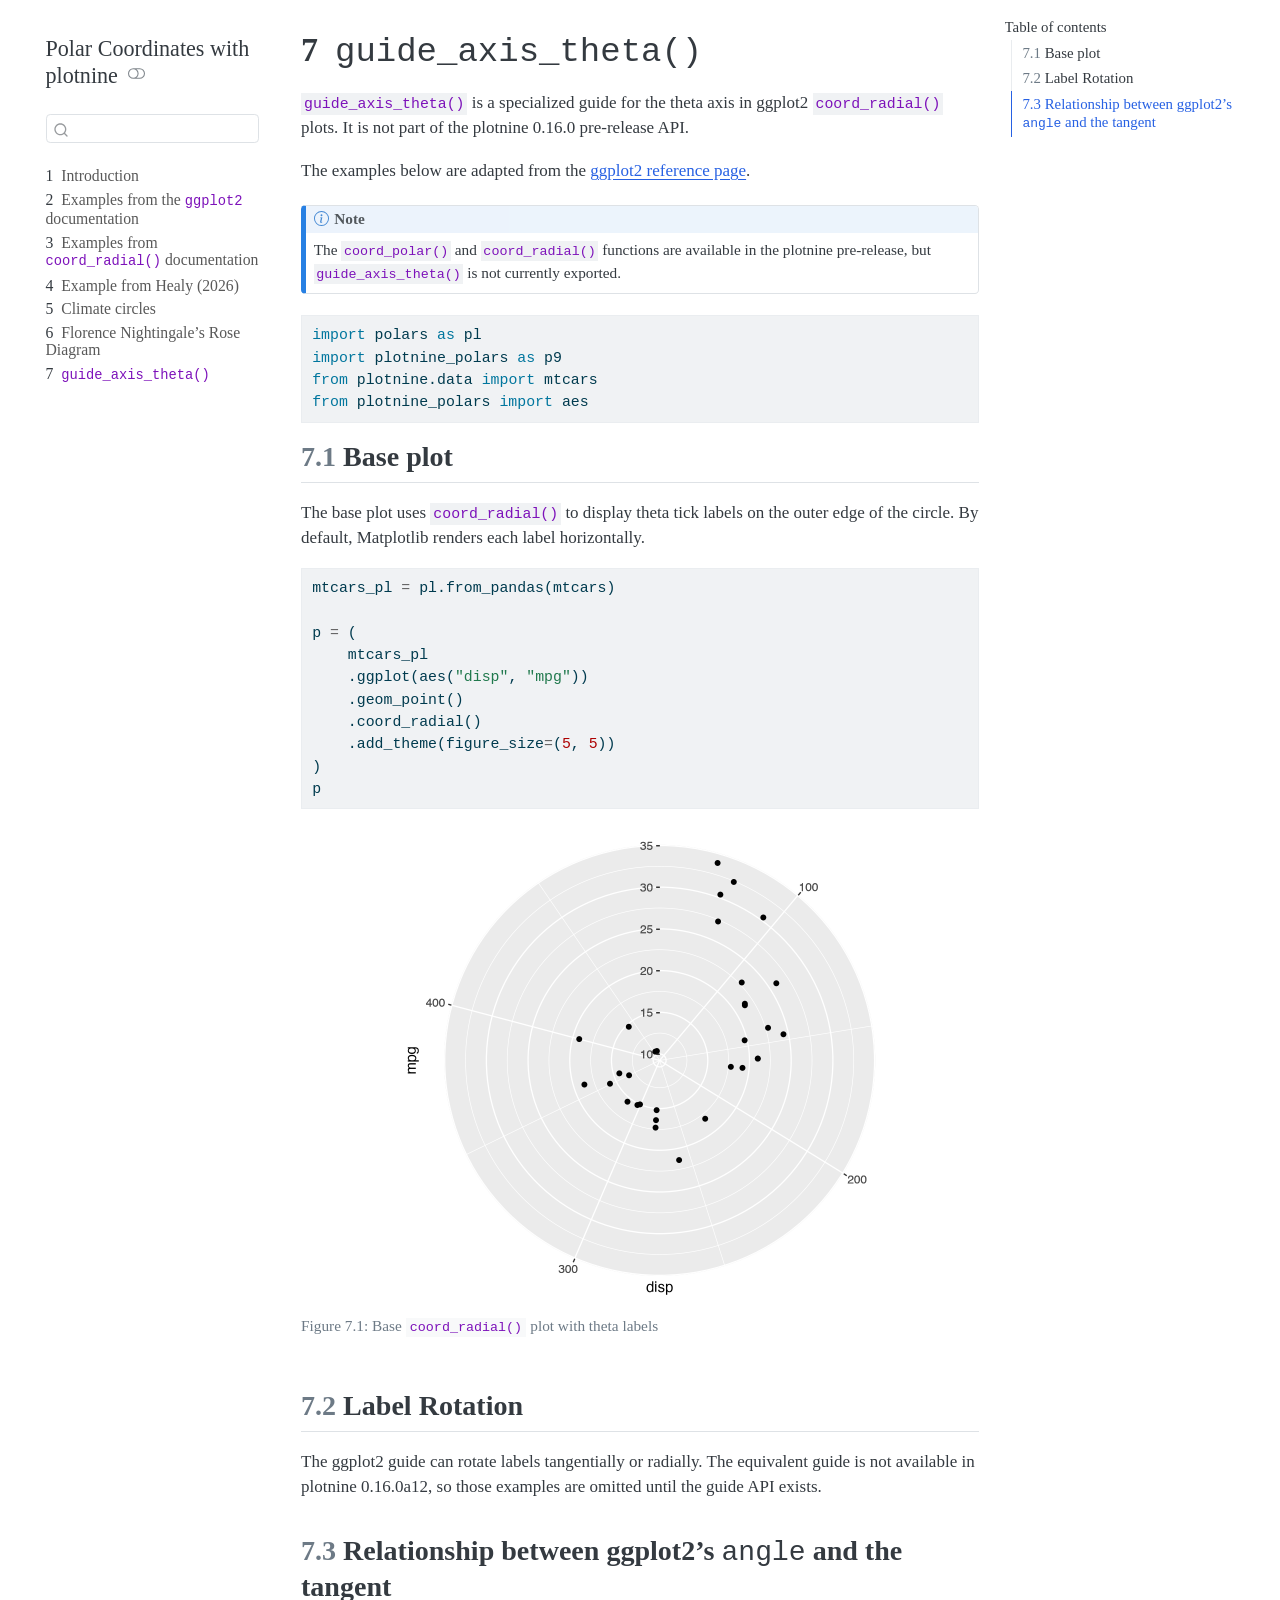
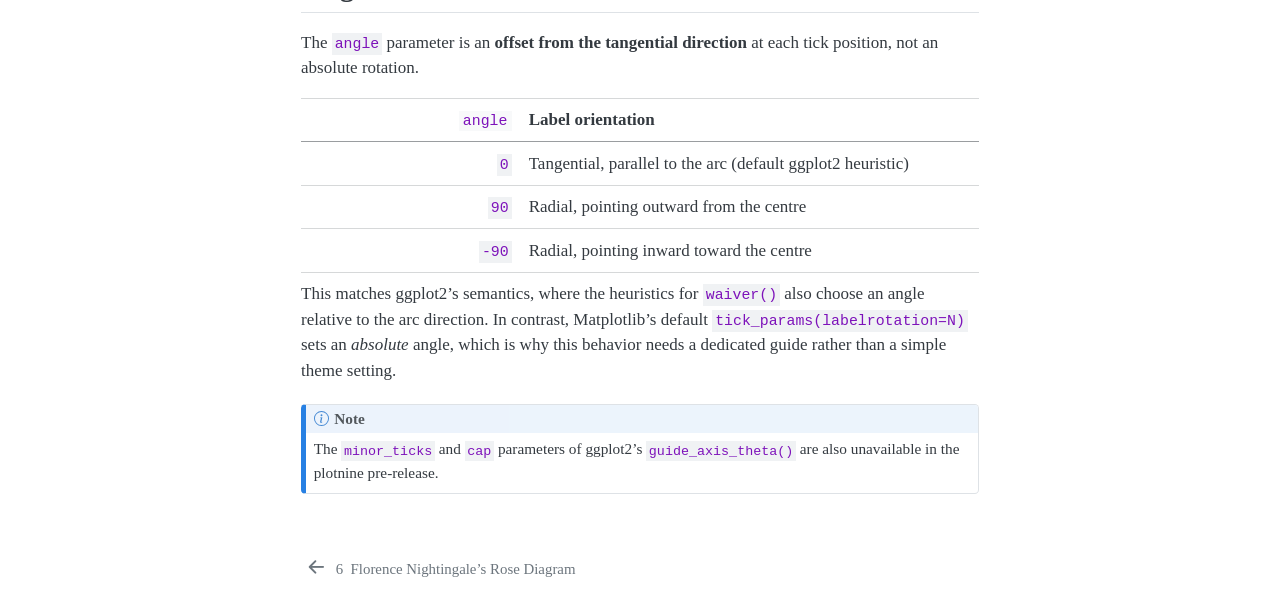
<file: guide-axis-theta.html>
<!DOCTYPE html>
<html xmlns="http://www.w3.org/1999/xhtml" lang="en" xml:lang="en"><head>

<meta charset="utf-8">
<meta name="generator" content="quarto-1.9.36">

<meta name="viewport" content="width=device-width, initial-scale=1.0, user-scalable=yes">


<title>7&nbsp; guide_axis_theta() – Polar Coordinates with plotnine</title>
<style>
/* Default styles provided by pandoc.
** See https://pandoc.org/MANUAL.html#variables-for-html for config info.
*/
code{white-space: pre-wrap;}
span.smallcaps{font-variant: small-caps;}
div.columns{display: flex; gap: min(4vw, 1.5em);}
div.column{flex: auto; overflow-x: auto;}
div.hanging-indent{margin-left: 1.5em; text-indent: -1.5em;}
ul.task-list{list-style: none;}
ul.task-list li input[type="checkbox"] {
  width: 0.8em;
  margin: 0 0.8em 0.2em -1em; /* quarto-specific, see https://github.com/quarto-dev/quarto-cli/issues/4556 */ 
  vertical-align: middle;
}
/* CSS for syntax highlighting */
html { -webkit-text-size-adjust: 100%; }
pre > code.sourceCode { white-space: pre; position: relative; }
pre > code.sourceCode > span { display: inline-block; line-height: 1.25; }
pre > code.sourceCode > span:empty { height: 1.2em; }
.sourceCode { overflow: visible; }
code.sourceCode > span { color: inherit; text-decoration: inherit; }
div.sourceCode { margin: 1em 0; }
pre.sourceCode { margin: 0; }
@media screen {
div.sourceCode { overflow: auto; }
}
@media print {
pre > code.sourceCode { white-space: pre-wrap; }
pre > code.sourceCode > span { text-indent: -5em; padding-left: 5em; }
}
pre.numberSource code
  { counter-reset: source-line 0; }
pre.numberSource code > span
  { position: relative; left: -4em; counter-increment: source-line; }
pre.numberSource code > span > a:first-child::before
  { content: counter(source-line);
    position: relative; left: -1em; text-align: right; vertical-align: baseline;
    border: none; display: inline-block;
    -webkit-touch-callout: none; -webkit-user-select: none;
    -khtml-user-select: none; -moz-user-select: none;
    -ms-user-select: none; user-select: none;
    padding: 0 4px; width: 4em;
  }
pre.numberSource { margin-left: 3em;  padding-left: 4px; }
div.sourceCode
  {   }
@media screen {
pre > code.sourceCode > span > a:first-child::before { text-decoration: underline; }
}
</style>


<script src="site_libs/quarto-nav/quarto-nav.js"></script>
<script src="site_libs/quarto-nav/headroom.min.js"></script>
<script src="site_libs/clipboard/clipboard.min.js"></script>
<script src="site_libs/quarto-search/autocomplete.umd.js"></script>
<script src="site_libs/quarto-search/fuse.min.js"></script>
<script src="site_libs/quarto-search/quarto-search.js"></script>
<meta name="quarto:offset" content="./">
<link href="./nightingale.html" rel="prev">
<script src="site_libs/quarto-html/quarto.js" type="module"></script>
<script src="site_libs/quarto-html/tabsets/tabsets.js" type="module"></script>
<script src="site_libs/quarto-html/popper.min.js"></script>
<script src="site_libs/quarto-html/tippy.umd.min.js"></script>
<script src="site_libs/quarto-html/anchor.min.js"></script>
<link href="site_libs/quarto-html/tippy.css" rel="stylesheet">
<link href="site_libs/quarto-html/quarto-syntax-highlighting-845c23b38eaddc0f92fda52bfe77a8c8.css" rel="stylesheet" class="quarto-color-scheme" id="quarto-text-highlighting-styles">
<link href="site_libs/quarto-html/quarto-syntax-highlighting-dark-f418161beb48e0141c760e455f12af2c.css" rel="stylesheet" class="quarto-color-scheme quarto-color-alternate" id="quarto-text-highlighting-styles">
<link href="site_libs/quarto-html/quarto-syntax-highlighting-845c23b38eaddc0f92fda52bfe77a8c8.css" rel="stylesheet" class="quarto-color-scheme-extra" id="quarto-text-highlighting-styles">
<script src="site_libs/bootstrap/bootstrap.min.js"></script>
<link href="site_libs/bootstrap/bootstrap-icons.css" rel="stylesheet">
<link href="site_libs/bootstrap/bootstrap-c0f9e757bd1bbe5faf3da83a888945c0.min.css" rel="stylesheet" append-hash="true" class="quarto-color-scheme" id="quarto-bootstrap" data-mode="light">
<link href="site_libs/bootstrap/bootstrap-dark-91459808351f4a5e66f61f3cc0ad5ca1.min.css" rel="stylesheet" append-hash="true" class="quarto-color-scheme quarto-color-alternate" id="quarto-bootstrap" data-mode="dark">
<link href="site_libs/bootstrap/bootstrap-c0f9e757bd1bbe5faf3da83a888945c0.min.css" rel="stylesheet" append-hash="true" class="quarto-color-scheme-extra" id="quarto-bootstrap" data-mode="light">
<script id="quarto-search-options" type="application/json">{
  "location": "sidebar",
  "copy-button": false,
  "collapse-after": 3,
  "panel-placement": "start",
  "type": "textbox",
  "limit": 50,
  "keyboard-shortcut": [
    "f",
    "/",
    "s"
  ],
  "show-item-context": false,
  "language": {
    "search-no-results-text": "No results",
    "search-matching-documents-text": "matching documents",
    "search-copy-link-title": "Copy link to search",
    "search-hide-matches-text": "Hide additional matches",
    "search-more-match-text": "more match in this document",
    "search-more-matches-text": "more matches in this document",
    "search-clear-button-title": "Clear",
    "search-text-placeholder": "",
    "search-detached-cancel-button-title": "Cancel",
    "search-submit-button-title": "Submit",
    "search-label": "Search"
  }
}</script>


<link rel="stylesheet" href="styles.css">
</head>

<body class="nav-sidebar floating quarto-light"><script id="quarto-html-before-body" type="application/javascript">
    const toggleBodyColorMode = (bsSheetEl) => {
      const mode = bsSheetEl.getAttribute("data-mode");
      const bodyEl = window.document.querySelector("body");
      if (mode === "dark") {
        bodyEl.classList.add("quarto-dark");
        bodyEl.classList.remove("quarto-light");
      } else {
        bodyEl.classList.add("quarto-light");
        bodyEl.classList.remove("quarto-dark");
      }
    }
    const toggleBodyColorPrimary = () => {
      const bsSheetEl = window.document.querySelector("link#quarto-bootstrap:not([rel=disabled-stylesheet])");
      if (bsSheetEl) {
        toggleBodyColorMode(bsSheetEl);
      }
    }
    const setColorSchemeToggle = (alternate) => {
      const toggles = window.document.querySelectorAll('.quarto-color-scheme-toggle');
      for (let i=0; i < toggles.length; i++) {
        const toggle = toggles[i];
        if (toggle) {
          if (alternate) {
            toggle.classList.add("alternate");
          } else {
            toggle.classList.remove("alternate");
          }
        }
      }
    };
    const toggleColorMode = (alternate) => {
      // Switch the stylesheets
      const primaryStylesheets = window.document.querySelectorAll('link.quarto-color-scheme:not(.quarto-color-alternate)');
      const alternateStylesheets = window.document.querySelectorAll('link.quarto-color-scheme.quarto-color-alternate');
      manageTransitions('#quarto-margin-sidebar .nav-link', false);
      if (alternate) {
        // note: dark is layered on light, we don't disable primary!
        enableStylesheet(alternateStylesheets);
        for (const sheetNode of alternateStylesheets) {
          if (sheetNode.id === "quarto-bootstrap") {
            toggleBodyColorMode(sheetNode);
          }
        }
      } else {
        disableStylesheet(alternateStylesheets);
        enableStylesheet(primaryStylesheets)
        toggleBodyColorPrimary();
      }
      manageTransitions('#quarto-margin-sidebar .nav-link', true);
      // Switch the toggles
      setColorSchemeToggle(alternate)
      // Hack to workaround the fact that safari doesn't
      // properly recolor the scrollbar when toggling (#1455)
      if (navigator.userAgent.indexOf('Safari') > 0 && navigator.userAgent.indexOf('Chrome') == -1) {
        manageTransitions("body", false);
        window.scrollTo(0, 1);
        setTimeout(() => {
          window.scrollTo(0, 0);
          manageTransitions("body", true);
        }, 40);
      }
    }
    const disableStylesheet = (stylesheets) => {
      for (let i=0; i < stylesheets.length; i++) {
        const stylesheet = stylesheets[i];
        stylesheet.rel = 'disabled-stylesheet';
      }
    }
    const enableStylesheet = (stylesheets) => {
      for (let i=0; i < stylesheets.length; i++) {
        const stylesheet = stylesheets[i];
        if(stylesheet.rel !== 'stylesheet') { // for Chrome, which will still FOUC without this check
          stylesheet.rel = 'stylesheet';
        }
      }
    }
    const manageTransitions = (selector, allowTransitions) => {
      const els = window.document.querySelectorAll(selector);
      for (let i=0; i < els.length; i++) {
        const el = els[i];
        if (allowTransitions) {
          el.classList.remove('notransition');
        } else {
          el.classList.add('notransition');
        }
      }
    }
    const isFileUrl = () => {
      return window.location.protocol === 'file:';
    }
    const hasAlternateSentinel = () => {
      let styleSentinel = getColorSchemeSentinel();
      if (styleSentinel !== null) {
        return styleSentinel === "alternate";
      } else {
        return false;
      }
    }
    const setStyleSentinel = (alternate) => {
      const value = alternate ? "alternate" : "default";
      if (!isFileUrl()) {
        window.localStorage.setItem("quarto-color-scheme", value);
      } else {
        localAlternateSentinel = value;
      }
    }
    const getColorSchemeSentinel = () => {
      if (!isFileUrl()) {
        const storageValue = window.localStorage.getItem("quarto-color-scheme");
        return storageValue != null ? storageValue : localAlternateSentinel;
      } else {
        return localAlternateSentinel;
      }
    }
    const toggleGiscusIfUsed = (isAlternate, darkModeDefault) => {
      const baseTheme = document.querySelector('#giscus-base-theme')?.value ?? 'light';
      const alternateTheme = document.querySelector('#giscus-alt-theme')?.value ?? 'dark';
      let newTheme = '';
      if(authorPrefersDark) {
        newTheme = isAlternate ? baseTheme : alternateTheme;
      } else {
        newTheme = isAlternate ? alternateTheme : baseTheme;
      }
      const changeGiscusTheme = () => {
        // From: https://github.com/giscus/giscus/issues/336
        const sendMessage = (message) => {
          const iframe = document.querySelector('iframe.giscus-frame');
          if (!iframe) return;
          iframe.contentWindow.postMessage({ giscus: message }, 'https://giscus.app');
        }
        sendMessage({
          setConfig: {
            theme: newTheme
          }
        });
      }
      const isGiscussLoaded = window.document.querySelector('iframe.giscus-frame') !== null;
      if (isGiscussLoaded) {
        changeGiscusTheme();
      }
    };
    const authorPrefersDark = false;
    const queryPrefersDark = window.matchMedia('(prefers-color-scheme: dark)');
    const darkModeDefault = queryPrefersDark.matches;
      document.querySelector('link#quarto-text-highlighting-styles.quarto-color-scheme-extra').rel = 'disabled-stylesheet';
      document.querySelector('link#quarto-bootstrap.quarto-color-scheme-extra').rel = 'disabled-stylesheet';
    let localAlternateSentinel = darkModeDefault ? 'alternate' : 'default';
    // Dark / light mode switch
    window.quartoToggleColorScheme = () => {
      // Read the current dark / light value
      let toAlternate = !hasAlternateSentinel();
      toggleColorMode(toAlternate);
      setStyleSentinel(toAlternate);
      toggleGiscusIfUsed(toAlternate, darkModeDefault);
      window.dispatchEvent(new Event('resize'));
    };
    queryPrefersDark.addEventListener("change", e => {
      if(window.localStorage.getItem("quarto-color-scheme") !== null)
        return;
      const alternate = e.matches
      toggleColorMode(alternate);
      localAlternateSentinel = e.matches ? 'alternate' : 'default'; // this is used alongside local storage!
      toggleGiscusIfUsed(alternate, darkModeDefault);
    });
    // Switch to dark mode if need be
    if (hasAlternateSentinel()) {
      toggleColorMode(true);
    } else {
      toggleColorMode(false);
    }
  </script>

<div id="quarto-search-results"></div>
  <header id="quarto-header" class="headroom fixed-top">
  <nav class="quarto-secondary-nav">
    <div class="container-fluid d-flex">
      <button type="button" class="quarto-btn-toggle btn" data-bs-toggle="collapse" role="button" data-bs-target=".quarto-sidebar-collapse-item" aria-controls="quarto-sidebar" aria-expanded="false" aria-label="Toggle sidebar navigation" onclick="if (window.quartoToggleHeadroom) { window.quartoToggleHeadroom(); }">
        <i class="bi bi-layout-text-sidebar-reverse"></i>
      </button>
        <nav class="quarto-page-breadcrumbs" aria-label="breadcrumb"><ol class="breadcrumb"><li class="breadcrumb-item"><a href="./guide-axis-theta.html"><span class="chapter-number">7</span>&nbsp; <span class="chapter-title"><code>guide_axis_theta()</code></span></a></li></ol></nav>
        <a class="flex-grow-1" role="navigation" data-bs-toggle="collapse" data-bs-target=".quarto-sidebar-collapse-item" aria-controls="quarto-sidebar" aria-expanded="false" aria-label="Toggle sidebar navigation" onclick="if (window.quartoToggleHeadroom) { window.quartoToggleHeadroom(); }">      
        </a>
      <button type="button" class="btn quarto-search-button" aria-label="Search" onclick="window.quartoOpenSearch();">
        <i class="bi bi-search"></i>
      </button>
    </div>
  </nav>
</header>
<!-- content -->
<div id="quarto-content" class="quarto-container page-columns page-rows-contents page-layout-article">
<!-- sidebar -->
  <nav id="quarto-sidebar" class="sidebar collapse collapse-horizontal quarto-sidebar-collapse-item sidebar-navigation floating overflow-auto">
    <div class="pt-lg-2 mt-2 text-left sidebar-header">
    <div class="sidebar-title mb-0 py-0">
      <a href="./">Polar Coordinates with plotnine</a> 
        <div class="sidebar-tools-main">
  <a href="" class="quarto-color-scheme-toggle quarto-navigation-tool  px-1" onclick="window.quartoToggleColorScheme(); return false;" title="Toggle dark mode"><i class="bi"></i></a>
</div>
    </div>
      </div>
        <div class="mt-2 flex-shrink-0 align-items-center">
        <div class="sidebar-search">
        <div id="quarto-search" class="" title="Search"></div>
        </div>
        </div>
    <div class="sidebar-menu-container"> 
    <ul class="list-unstyled mt-1">
        <li class="sidebar-item">
  <div class="sidebar-item-container"> 
  <a href="./index.html" class="sidebar-item-text sidebar-link">
 <span class="menu-text"><span class="chapter-number">1</span>&nbsp; <span class="chapter-title">Introduction</span></span></a>
  </div>
</li>
        <li class="sidebar-item">
  <div class="sidebar-item-container"> 
  <a href="./ggplot2-examples.html" class="sidebar-item-text sidebar-link">
 <span class="menu-text"><span class="chapter-number">2</span>&nbsp; <span class="chapter-title">Examples from the <code>ggplot2</code> documentation</span></span></a>
  </div>
</li>
        <li class="sidebar-item">
  <div class="sidebar-item-container"> 
  <a href="./coord-radial-examples.html" class="sidebar-item-text sidebar-link">
 <span class="menu-text"><span class="chapter-number">3</span>&nbsp; <span class="chapter-title">Examples from <code>coord_radial()</code> documentation</span></span></a>
  </div>
</li>
        <li class="sidebar-item">
  <div class="sidebar-item-container"> 
  <a href="./socviz-examples.html" class="sidebar-item-text sidebar-link">
 <span class="menu-text"><span class="chapter-number">4</span>&nbsp; <span class="chapter-title">Example from Healy (2026)</span></span></a>
  </div>
</li>
        <li class="sidebar-item">
  <div class="sidebar-item-container"> 
  <a href="./climate-circles.html" class="sidebar-item-text sidebar-link">
 <span class="menu-text"><span class="chapter-number">5</span>&nbsp; <span class="chapter-title">Climate circles</span></span></a>
  </div>
</li>
        <li class="sidebar-item">
  <div class="sidebar-item-container"> 
  <a href="./nightingale.html" class="sidebar-item-text sidebar-link">
 <span class="menu-text"><span class="chapter-number">6</span>&nbsp; <span class="chapter-title">Florence Nightingale’s Rose Diagram</span></span></a>
  </div>
</li>
        <li class="sidebar-item">
  <div class="sidebar-item-container"> 
  <a href="./guide-axis-theta.html" class="sidebar-item-text sidebar-link active">
 <span class="menu-text"><span class="chapter-number">7</span>&nbsp; <span class="chapter-title"><code>guide_axis_theta()</code></span></span></a>
  </div>
</li>
    </ul>
    </div>
</nav>
<div id="quarto-sidebar-glass" class="quarto-sidebar-collapse-item" data-bs-toggle="collapse" data-bs-target=".quarto-sidebar-collapse-item"></div>
<!-- margin-sidebar -->
    <div id="quarto-margin-sidebar" class="sidebar margin-sidebar">
        <nav id="TOC" role="doc-toc" class="toc-active">
    <h2 id="toc-title">Table of contents</h2>
   
  <ul>
  <li><a href="#base-plot" id="toc-base-plot" class="nav-link active" data-scroll-target="#base-plot"><span class="header-section-number">7.1</span> Base plot</a></li>
  <li><a href="#label-rotation" id="toc-label-rotation" class="nav-link" data-scroll-target="#label-rotation"><span class="header-section-number">7.2</span> Label Rotation</a></li>
  <li><a href="#relationship-between-ggplot2s-angle-and-the-tangent" id="toc-relationship-between-ggplot2s-angle-and-the-tangent" class="nav-link" data-scroll-target="#relationship-between-ggplot2s-angle-and-the-tangent"><span class="header-section-number">7.3</span> Relationship between ggplot2’s <code>angle</code> and the tangent</a></li>
  </ul>
</nav>
    </div>
<!-- main -->
<main class="content" id="quarto-document-content">


<header id="title-block-header" class="quarto-title-block default">
<div class="quarto-title">
<h1 class="title"><span id="sec-guide-axis-theta" class="quarto-section-identifier"><span class="chapter-number">7</span>&nbsp; <span class="chapter-title"><code>guide_axis_theta()</code></span></span></h1>
</div>



<div class="quarto-title-meta">

    
  
    
  </div>
  


</header>


<p><code>guide_axis_theta()</code> is a specialized guide for the theta axis in ggplot2 <code>coord_radial()</code> plots. It is not part of the plotnine 0.16.0 pre-release API.</p>
<p>The examples below are adapted from the <a href="https://ggplot2.tidyverse.org/reference/guide_axis_theta.html">ggplot2 reference page</a>.</p>
<div class="callout callout-style-default callout-note callout-titled">
<div class="callout-header d-flex align-content-center">
<div class="callout-icon-container">
<i class="callout-icon"></i>
</div>
<div class="callout-title-container flex-fill">
Note
</div>
</div>
<div class="callout-body-container callout-body">
<p>The <code>coord_polar()</code> and <code>coord_radial()</code> functions are available in the plotnine pre-release, but <code>guide_axis_theta()</code> is not currently exported.</p>
</div>
</div>
<div id="5d420e9d" class="cell" data-execution_count="1">
<div class="code-copy-outer-scaffold"><div class="sourceCode cell-code" id="cb1"><pre class="sourceCode python code-with-copy"><code class="sourceCode python"><span id="cb1-1"><a href="#cb1-1" aria-hidden="true" tabindex="-1"></a><span class="im">import</span> polars <span class="im">as</span> pl</span>
<span id="cb1-2"><a href="#cb1-2" aria-hidden="true" tabindex="-1"></a><span class="im">import</span> plotnine_polars <span class="im">as</span> p9</span>
<span id="cb1-3"><a href="#cb1-3" aria-hidden="true" tabindex="-1"></a><span class="im">from</span> plotnine.data <span class="im">import</span> mtcars</span>
<span id="cb1-4"><a href="#cb1-4" aria-hidden="true" tabindex="-1"></a><span class="im">from</span> plotnine_polars <span class="im">import</span> aes</span></code></pre></div><button title="Copy to Clipboard" class="code-copy-button"><i class="bi"></i></button></div>
</div>
<section id="base-plot" class="level2" data-number="7.1">
<h2 data-number="7.1" class="anchored" data-anchor-id="base-plot"><span class="header-section-number">7.1</span> Base plot</h2>
<p>The base plot uses <code>coord_radial()</code> to display theta tick labels on the outer edge of the circle. By default, Matplotlib renders each label horizontally.</p>
<div id="cell-fig-guide-theta-base" class="cell" data-execution_count="2">
<div class="code-copy-outer-scaffold"><div class="sourceCode cell-code" id="cb2"><pre class="sourceCode python code-with-copy"><code class="sourceCode python"><span id="cb2-1"><a href="#cb2-1" aria-hidden="true" tabindex="-1"></a>mtcars_pl <span class="op">=</span> pl.from_pandas(mtcars)</span>
<span id="cb2-2"><a href="#cb2-2" aria-hidden="true" tabindex="-1"></a></span>
<span id="cb2-3"><a href="#cb2-3" aria-hidden="true" tabindex="-1"></a>p <span class="op">=</span> (</span>
<span id="cb2-4"><a href="#cb2-4" aria-hidden="true" tabindex="-1"></a>    mtcars_pl</span>
<span id="cb2-5"><a href="#cb2-5" aria-hidden="true" tabindex="-1"></a>    .ggplot(aes(<span class="st">"disp"</span>, <span class="st">"mpg"</span>))</span>
<span id="cb2-6"><a href="#cb2-6" aria-hidden="true" tabindex="-1"></a>    .geom_point()</span>
<span id="cb2-7"><a href="#cb2-7" aria-hidden="true" tabindex="-1"></a>    .coord_radial()</span>
<span id="cb2-8"><a href="#cb2-8" aria-hidden="true" tabindex="-1"></a>    .add_theme(figure_size<span class="op">=</span>(<span class="dv">5</span>, <span class="dv">5</span>))</span>
<span id="cb2-9"><a href="#cb2-9" aria-hidden="true" tabindex="-1"></a>)</span>
<span id="cb2-10"><a href="#cb2-10" aria-hidden="true" tabindex="-1"></a>p</span></code></pre></div><button title="Copy to Clipboard" class="code-copy-button"><i class="bi"></i></button></div>
<div class="cell-output cell-output-display" data-execution_count="2">
<div id="fig-guide-theta-base" class="quarto-float quarto-figure quarto-figure-center anchored">
<figure class="quarto-float quarto-float-fig figure">
<div aria-describedby="fig-guide-theta-base-caption-0ceaefa1-69ba-4598-a22c-09a6ac19f8ca">
<img src="guide-axis-theta_files/figure-html/fig-guide-theta-base-output-1.png" width="480" height="480" class="figure-img">
</div>
<figcaption class="quarto-float-caption-bottom quarto-float-caption quarto-float-fig" id="fig-guide-theta-base-caption-0ceaefa1-69ba-4598-a22c-09a6ac19f8ca">
Figure&nbsp;7.1: Base <code>coord_radial()</code> plot with theta labels
</figcaption>
</figure>
</div>
</div>
</div>
</section>
<section id="label-rotation" class="level2" data-number="7.2">
<h2 data-number="7.2" class="anchored" data-anchor-id="label-rotation"><span class="header-section-number">7.2</span> Label Rotation</h2>
<p>The ggplot2 guide can rotate labels tangentially or radially. The equivalent guide is not available in plotnine 0.16.0a12, so those examples are omitted until the guide API exists.</p>
</section>
<section id="relationship-between-ggplot2s-angle-and-the-tangent" class="level2" data-number="7.3">
<h2 data-number="7.3" class="anchored" data-anchor-id="relationship-between-ggplot2s-angle-and-the-tangent"><span class="header-section-number">7.3</span> Relationship between ggplot2’s <code>angle</code> and the tangent</h2>
<p>The <code>angle</code> parameter is an <strong>offset from the tangential direction</strong> at each tick position, not an absolute rotation.</p>
<table class="caption-top table">
<colgroup>
<col style="width: 32%">
<col style="width: 67%">
</colgroup>
<thead>
<tr class="header">
<th style="text-align: right;"><code>angle</code></th>
<th>Label orientation</th>
</tr>
</thead>
<tbody>
<tr class="odd">
<td style="text-align: right;"><code>0</code></td>
<td>Tangential, parallel to the arc (default ggplot2 heuristic)</td>
</tr>
<tr class="even">
<td style="text-align: right;"><code>90</code></td>
<td>Radial, pointing outward from the centre</td>
</tr>
<tr class="odd">
<td style="text-align: right;"><code>-90</code></td>
<td>Radial, pointing inward toward the centre</td>
</tr>
</tbody>
</table>
<p>This matches ggplot2’s semantics, where the heuristics for <code>waiver()</code> also choose an angle relative to the arc direction. In contrast, Matplotlib’s default <code>tick_params(labelrotation=N)</code> sets an <em>absolute</em> angle, which is why this behavior needs a dedicated guide rather than a simple theme setting.</p>
<div class="callout callout-style-default callout-note callout-titled">
<div class="callout-header d-flex align-content-center">
<div class="callout-icon-container">
<i class="callout-icon"></i>
</div>
<div class="callout-title-container flex-fill">
Note
</div>
</div>
<div class="callout-body-container callout-body">
<p>The <code>minor_ticks</code> and <code>cap</code> parameters of ggplot2’s <code>guide_axis_theta()</code> are also unavailable in the plotnine pre-release.</p>
</div>
</div>


</section>

</main> <!-- /main -->
<script id="quarto-html-after-body" type="application/javascript">
  window.document.addEventListener("DOMContentLoaded", function (event) {
    // Ensure there is a toggle, if there isn't float one in the top right
    if (window.document.querySelector('.quarto-color-scheme-toggle') === null) {
      const a = window.document.createElement('a');
      a.classList.add('top-right');
      a.classList.add('quarto-color-scheme-toggle');
      a.href = "";
      a.onclick = function() { try { window.quartoToggleColorScheme(); } catch {} return false; };
      const i = window.document.createElement("i");
      i.classList.add('bi');
      a.appendChild(i);
      window.document.body.appendChild(a);
    }
    setColorSchemeToggle(hasAlternateSentinel())
    const icon = "";
    const anchorJS = new window.AnchorJS();
    anchorJS.options = {
      placement: 'right',
      icon: icon
    };
    anchorJS.add('.anchored');
    const isCodeAnnotation = (el) => {
      for (const clz of el.classList) {
        if (clz.startsWith('code-annotation-')) {                     
          return true;
        }
      }
      return false;
    }
    const onCopySuccess = function(e) {
      // button target
      const button = e.trigger;
      // don't keep focus
      button.blur();
      // flash "checked"
      button.classList.add('code-copy-button-checked');
      var currentTitle = button.getAttribute("title");
      button.setAttribute("title", "Copied!");
      let tooltip;
      if (window.bootstrap) {
        button.setAttribute("data-bs-toggle", "tooltip");
        button.setAttribute("data-bs-placement", "left");
        button.setAttribute("data-bs-title", "Copied!");
        tooltip = new bootstrap.Tooltip(button, 
          { trigger: "manual", 
            customClass: "code-copy-button-tooltip",
            offset: [0, -8]});
        tooltip.show();    
      }
      setTimeout(function() {
        if (tooltip) {
          tooltip.hide();
          button.removeAttribute("data-bs-title");
          button.removeAttribute("data-bs-toggle");
          button.removeAttribute("data-bs-placement");
        }
        button.setAttribute("title", currentTitle);
        button.classList.remove('code-copy-button-checked');
      }, 1000);
      // clear code selection
      e.clearSelection();
    }
    const getTextToCopy = function(trigger) {
      const outerScaffold = trigger.parentElement.cloneNode(true);
      const codeEl = outerScaffold.querySelector('code');
      for (const childEl of codeEl.children) {
        if (isCodeAnnotation(childEl)) {
          childEl.remove();
        }
      }
      return codeEl.innerText;
    }
    const clipboard = new window.ClipboardJS('.code-copy-button:not([data-in-quarto-modal])', {
      text: getTextToCopy
    });
    clipboard.on('success', onCopySuccess);
    if (window.document.getElementById('quarto-embedded-source-code-modal')) {
      const clipboardModal = new window.ClipboardJS('.code-copy-button[data-in-quarto-modal]', {
        text: getTextToCopy,
        container: window.document.getElementById('quarto-embedded-source-code-modal')
      });
      clipboardModal.on('success', onCopySuccess);
    }
      var localhostRegex = new RegExp(/^(?:http|https):\/\/localhost\:?[0-9]*\//);
      var mailtoRegex = new RegExp(/^mailto:/);
        var filterRegex = new RegExp('/' + window.location.host + '/');
      var isInternal = (href) => {
          return filterRegex.test(href) || localhostRegex.test(href) || mailtoRegex.test(href);
      }
      // Inspect non-navigation links and adorn them if external
     var links = window.document.querySelectorAll('a[href]:not(.nav-link):not(.navbar-brand):not(.toc-action):not(.sidebar-link):not(.sidebar-item-toggle):not(.pagination-link):not(.no-external):not([aria-hidden]):not(.dropdown-item):not(.quarto-navigation-tool):not(.about-link)');
      for (var i=0; i<links.length; i++) {
        const link = links[i];
        if (!isInternal(link.href)) {
          // undo the damage that might have been done by quarto-nav.js in the case of
          // links that we want to consider external
          if (link.dataset.originalHref !== undefined) {
            link.href = link.dataset.originalHref;
          }
        }
      }
    function tippyHover(el, contentFn, onTriggerFn, onUntriggerFn) {
      const config = {
        allowHTML: true,
        maxWidth: 500,
        delay: 100,
        arrow: false,
        appendTo: function(el) {
            return el.parentElement;
        },
        interactive: true,
        interactiveBorder: 10,
        theme: 'quarto',
        placement: 'bottom-start',
      };
      if (contentFn) {
        config.content = contentFn;
      }
      if (onTriggerFn) {
        config.onTrigger = onTriggerFn;
      }
      if (onUntriggerFn) {
        config.onUntrigger = onUntriggerFn;
      }
      window.tippy(el, config); 
    }
    const noterefs = window.document.querySelectorAll('a[role="doc-noteref"]');
    for (var i=0; i<noterefs.length; i++) {
      const ref = noterefs[i];
      tippyHover(ref, function() {
        // use id or data attribute instead here
        let href = ref.getAttribute('data-footnote-href') || ref.getAttribute('href');
        try { href = new URL(href).hash; } catch {}
        const id = href.replace(/^#\/?/, "");
        const note = window.document.getElementById(id);
        if (note) {
          return note.innerHTML;
        } else {
          return "";
        }
      });
    }
    const xrefs = window.document.querySelectorAll('a.quarto-xref');
    const processXRef = (id, note) => {
      // Strip column container classes
      const stripColumnClz = (el) => {
        el.classList.remove("page-full", "page-columns");
        if (el.children) {
          for (const child of el.children) {
            stripColumnClz(child);
          }
        }
      }
      stripColumnClz(note)
      if (id === null || id.startsWith('sec-')) {
        // Special case sections, only their first couple elements
        const container = document.createElement("div");
        if (note.children && note.children.length > 2) {
          container.appendChild(note.children[0].cloneNode(true));
          for (let i = 1; i < note.children.length; i++) {
            const child = note.children[i];
            if (child.tagName === "P" && child.innerText === "") {
              continue;
            } else {
              container.appendChild(child.cloneNode(true));
              break;
            }
          }
          if (window.Quarto?.typesetMath) {
            window.Quarto.typesetMath(container);
          }
          return container.innerHTML
        } else {
          if (window.Quarto?.typesetMath) {
            window.Quarto.typesetMath(note);
          }
          return note.innerHTML;
        }
      } else {
        // Remove any anchor links if they are present
        const anchorLink = note.querySelector('a.anchorjs-link');
        if (anchorLink) {
          anchorLink.remove();
        }
        if (window.Quarto?.typesetMath) {
          window.Quarto.typesetMath(note);
        }
        if (note.classList.contains("callout")) {
          return note.outerHTML;
        } else {
          return note.innerHTML;
        }
      }
    }
    for (var i=0; i<xrefs.length; i++) {
      const xref = xrefs[i];
      tippyHover(xref, undefined, function(instance) {
        instance.disable();
        let url = xref.getAttribute('href');
        let hash = undefined; 
        if (url.startsWith('#')) {
          hash = url;
        } else {
          try { hash = new URL(url).hash; } catch {}
        }
        if (hash) {
          const id = hash.replace(/^#\/?/, "");
          const note = window.document.getElementById(id);
          if (note !== null) {
            try {
              const html = processXRef(id, note.cloneNode(true));
              instance.setContent(html);
            } finally {
              instance.enable();
              instance.show();
            }
          } else {
            // See if we can fetch this
            fetch(url.split('#')[0])
            .then(res => res.text())
            .then(html => {
              const parser = new DOMParser();
              const htmlDoc = parser.parseFromString(html, "text/html");
              const note = htmlDoc.getElementById(id);
              if (note !== null) {
                const html = processXRef(id, note);
                instance.setContent(html);
              } 
            }).finally(() => {
              instance.enable();
              instance.show();
            });
          }
        } else {
          // See if we can fetch a full url (with no hash to target)
          // This is a special case and we should probably do some content thinning / targeting
          fetch(url)
          .then(res => res.text())
          .then(html => {
            const parser = new DOMParser();
            const htmlDoc = parser.parseFromString(html, "text/html");
            const note = htmlDoc.querySelector('main.content');
            if (note !== null) {
              // This should only happen for chapter cross references
              // (since there is no id in the URL)
              // remove the first header
              if (note.children.length > 0 && note.children[0].tagName === "HEADER") {
                note.children[0].remove();
              }
              const html = processXRef(null, note);
              instance.setContent(html);
            } 
          }).finally(() => {
            instance.enable();
            instance.show();
          });
        }
      }, function(instance) {
      });
    }
        let selectedAnnoteEl;
        const selectorForAnnotation = ( cell, annotation) => {
          let cellAttr = 'data-code-cell="' + cell + '"';
          let lineAttr = 'data-code-annotation="' +  annotation + '"';
          const selector = 'span[' + cellAttr + '][' + lineAttr + ']';
          return selector;
        }
        const selectCodeLines = (annoteEl) => {
          const doc = window.document;
          const targetCell = annoteEl.getAttribute("data-target-cell");
          const targetAnnotation = annoteEl.getAttribute("data-target-annotation");
          const annoteSpan = window.document.querySelector(selectorForAnnotation(targetCell, targetAnnotation));
          const lines = annoteSpan.getAttribute("data-code-lines").split(",");
          const lineIds = lines.map((line) => {
            return targetCell + "-" + line;
          })
          let top = null;
          let height = null;
          let parent = null;
          if (lineIds.length > 0) {
              //compute the position of the single el (top and bottom and make a div)
              const el = window.document.getElementById(lineIds[0]);
              top = el.offsetTop;
              height = el.offsetHeight;
              parent = el.parentElement.parentElement;
            if (lineIds.length > 1) {
              const lastEl = window.document.getElementById(lineIds[lineIds.length - 1]);
              const bottom = lastEl.offsetTop + lastEl.offsetHeight;
              height = bottom - top;
            }
            if (top !== null && height !== null && parent !== null) {
              // cook up a div (if necessary) and position it 
              let div = window.document.getElementById("code-annotation-line-highlight");
              if (div === null) {
                div = window.document.createElement("div");
                div.setAttribute("id", "code-annotation-line-highlight");
                div.style.position = 'absolute';
                parent.appendChild(div);
              }
              div.style.top = top - 2 + "px";
              div.style.height = height + 4 + "px";
              div.style.left = 0;
              let gutterDiv = window.document.getElementById("code-annotation-line-highlight-gutter");
              if (gutterDiv === null) {
                gutterDiv = window.document.createElement("div");
                gutterDiv.setAttribute("id", "code-annotation-line-highlight-gutter");
                gutterDiv.style.position = 'absolute';
                const codeCell = window.document.getElementById(targetCell);
                const gutter = codeCell.querySelector('.code-annotation-gutter');
                gutter.appendChild(gutterDiv);
              }
              gutterDiv.style.top = top - 2 + "px";
              gutterDiv.style.height = height + 4 + "px";
            }
            selectedAnnoteEl = annoteEl;
          }
        };
        const unselectCodeLines = () => {
          const elementsIds = ["code-annotation-line-highlight", "code-annotation-line-highlight-gutter"];
          elementsIds.forEach((elId) => {
            const div = window.document.getElementById(elId);
            if (div) {
              div.remove();
            }
          });
          selectedAnnoteEl = undefined;
        };
          // Handle positioning of the toggle
      window.addEventListener(
        "resize",
        throttle(() => {
          elRect = undefined;
          if (selectedAnnoteEl) {
            selectCodeLines(selectedAnnoteEl);
          }
        }, 10)
      );
      function throttle(fn, ms) {
      let throttle = false;
      let timer;
        return (...args) => {
          if(!throttle) { // first call gets through
              fn.apply(this, args);
              throttle = true;
          } else { // all the others get throttled
              if(timer) clearTimeout(timer); // cancel #2
              timer = setTimeout(() => {
                fn.apply(this, args);
                timer = throttle = false;
              }, ms);
          }
        };
      }
        // Attach click handler to the DT
        const annoteDls = window.document.querySelectorAll('dt[data-target-cell]');
        for (const annoteDlNode of annoteDls) {
          annoteDlNode.addEventListener('click', (event) => {
            const clickedEl = event.target;
            if (clickedEl !== selectedAnnoteEl) {
              unselectCodeLines();
              const activeEl = window.document.querySelector('dt[data-target-cell].code-annotation-active');
              if (activeEl) {
                activeEl.classList.remove('code-annotation-active');
              }
              selectCodeLines(clickedEl);
              clickedEl.classList.add('code-annotation-active');
            } else {
              // Unselect the line
              unselectCodeLines();
              clickedEl.classList.remove('code-annotation-active');
            }
          });
        }
    const findCites = (el) => {
      const parentEl = el.parentElement;
      if (parentEl) {
        const cites = parentEl.dataset.cites;
        if (cites) {
          return {
            el,
            cites: cites.split(' ')
          };
        } else {
          return findCites(el.parentElement)
        }
      } else {
        return undefined;
      }
    };
    var bibliorefs = window.document.querySelectorAll('a[role="doc-biblioref"]');
    for (var i=0; i<bibliorefs.length; i++) {
      const ref = bibliorefs[i];
      const citeInfo = findCites(ref);
      if (citeInfo) {
        tippyHover(citeInfo.el, function() {
          var popup = window.document.createElement('div');
          citeInfo.cites.forEach(function(cite) {
            var citeDiv = window.document.createElement('div');
            citeDiv.classList.add('hanging-indent');
            citeDiv.classList.add('csl-entry');
            var biblioDiv = window.document.getElementById('ref-' + cite);
            if (biblioDiv) {
              citeDiv.innerHTML = biblioDiv.innerHTML;
            }
            popup.appendChild(citeDiv);
          });
          return popup.innerHTML;
        });
      }
    }
  });
  </script>
<nav class="page-navigation">
  <div class="nav-page nav-page-previous">
      <a href="./nightingale.html" class="pagination-link" aria-label="Florence Nightingale's Rose Diagram">
        <i class="bi bi-arrow-left-short"></i> <span class="nav-page-text"><span class="chapter-number">6</span>&nbsp; <span class="chapter-title">Florence Nightingale’s Rose Diagram</span></span>
      </a>          
  </div>
  <div class="nav-page nav-page-next">
  </div>
</nav>
</div> <!-- /content -->




</body></html>
</file>
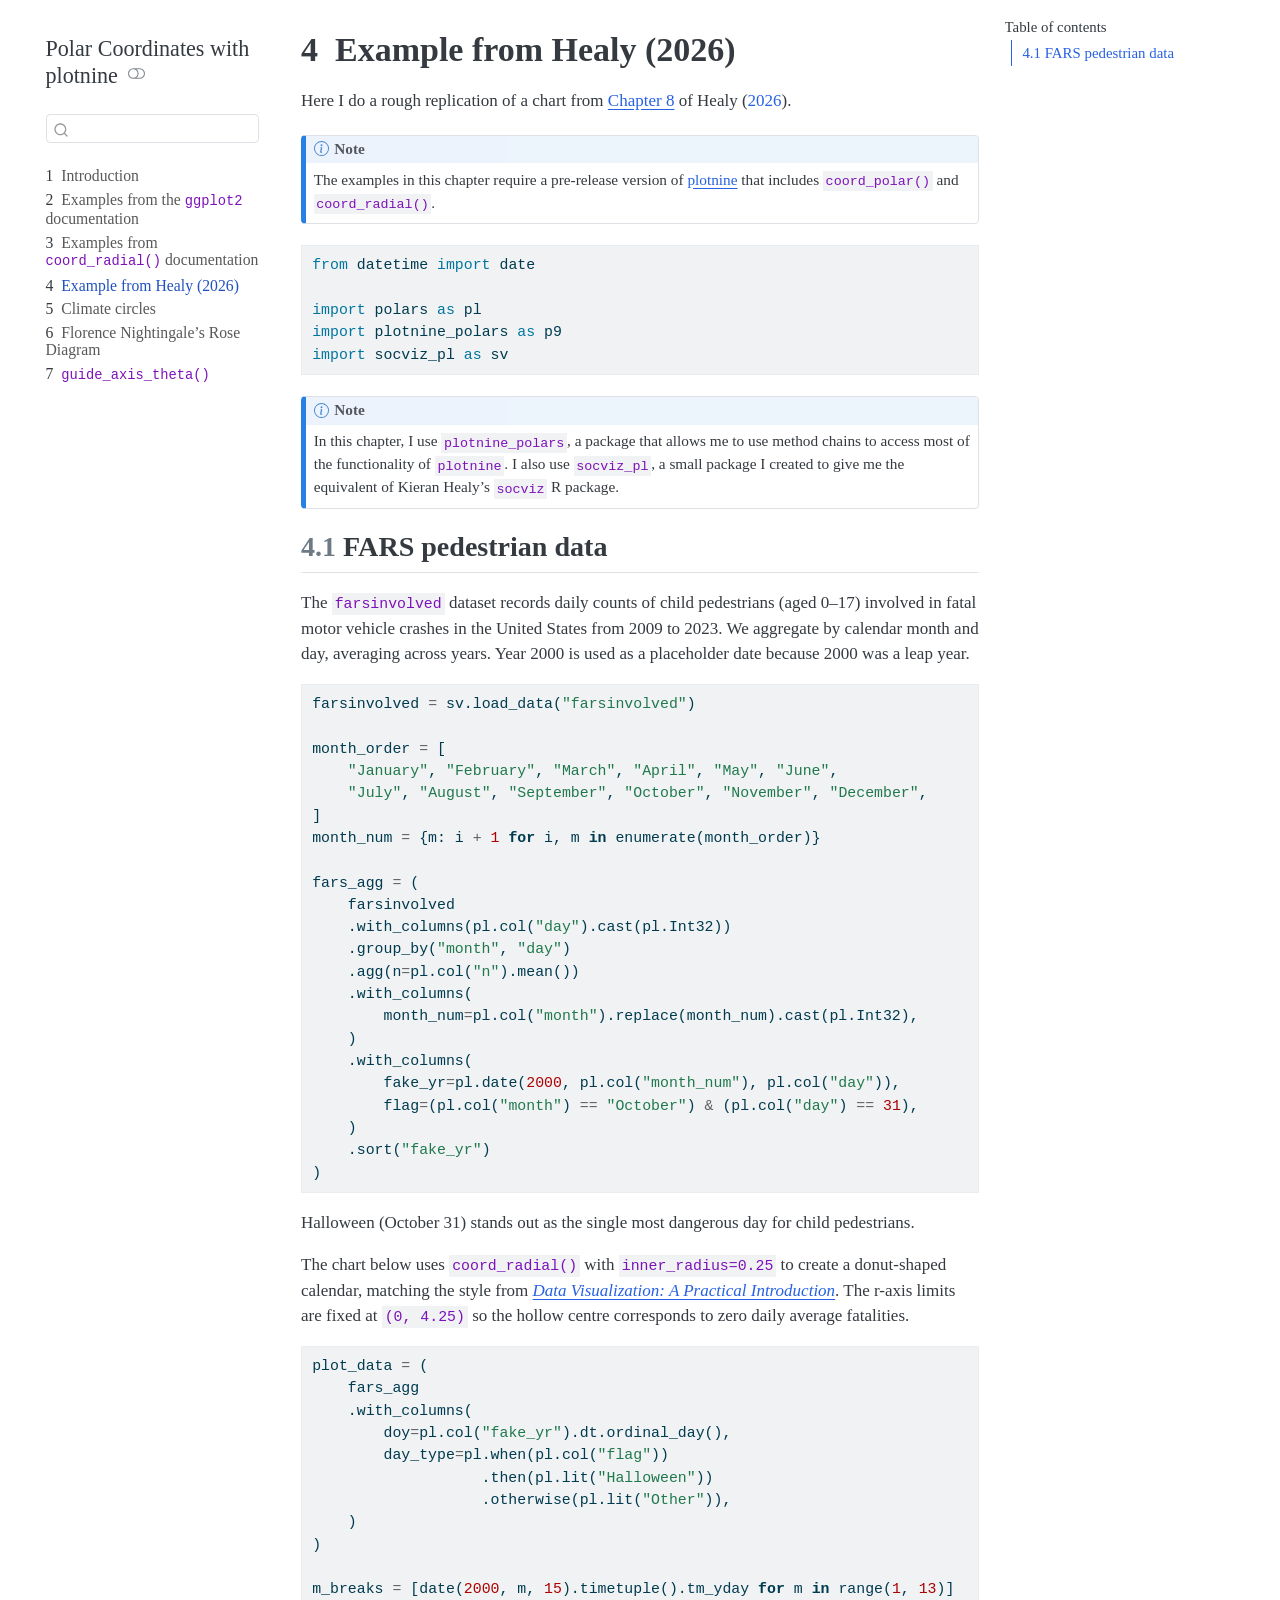
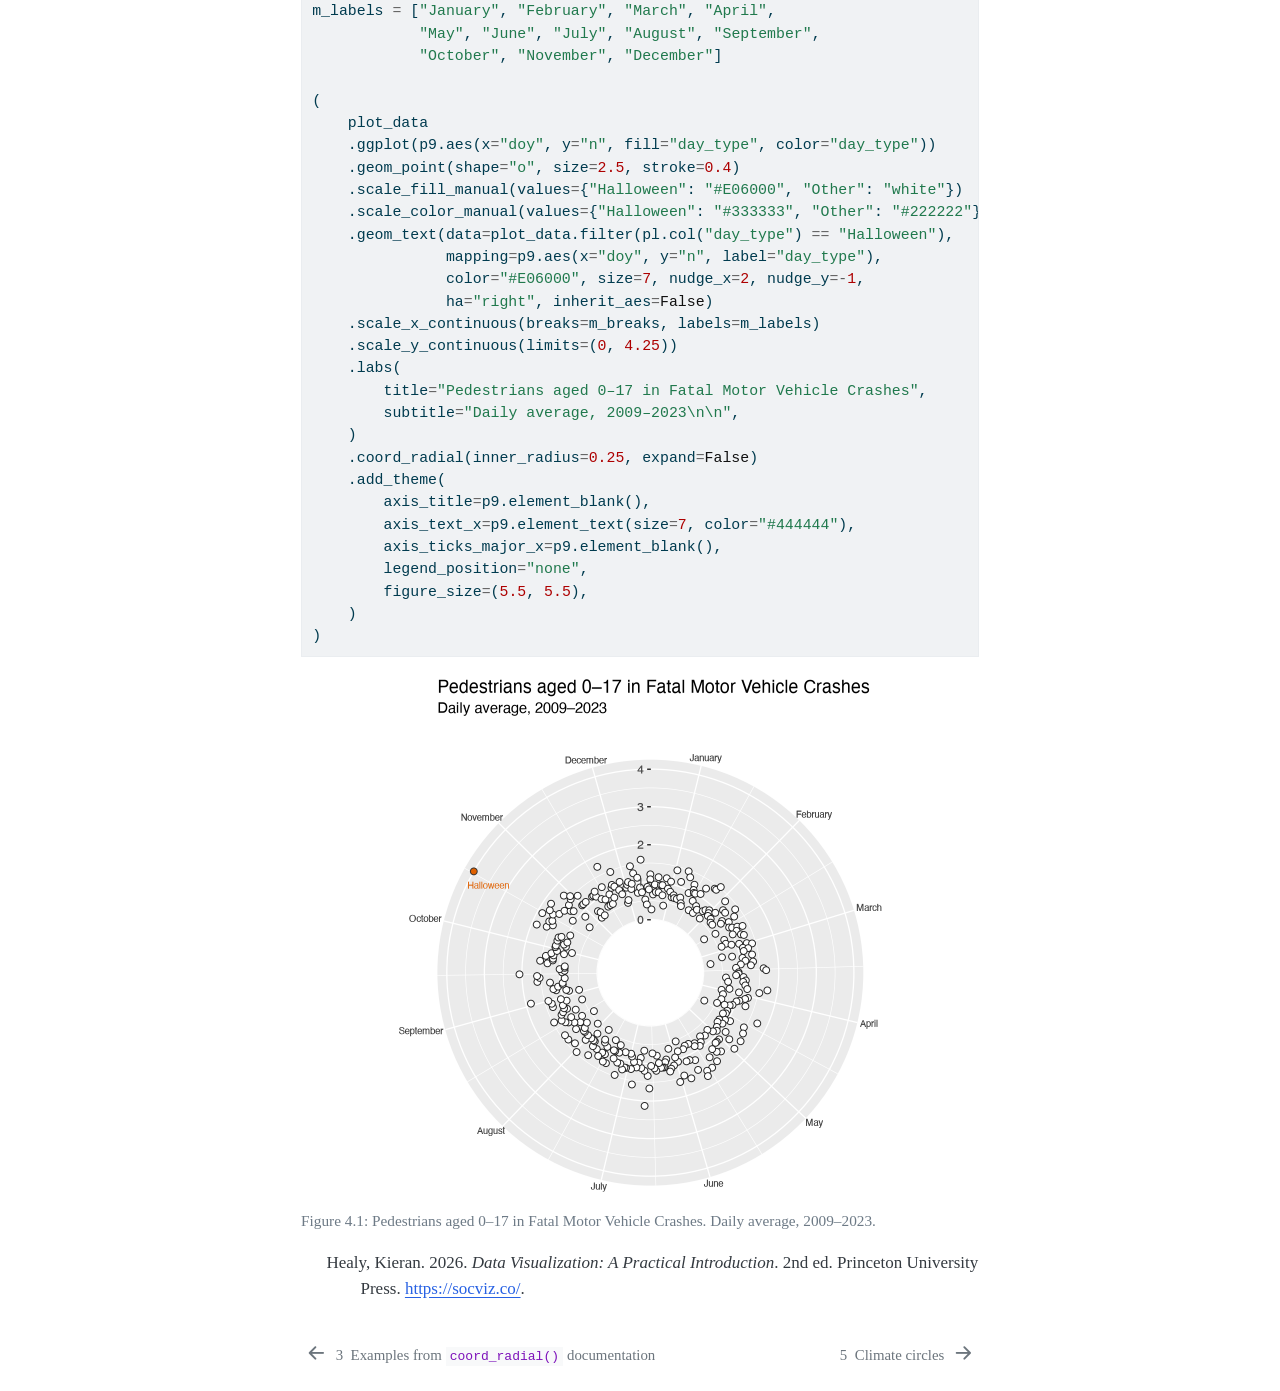
<file: socviz-examples.html>
<!DOCTYPE html>
<html xmlns="http://www.w3.org/1999/xhtml" lang="en" xml:lang="en"><head>

<meta charset="utf-8">
<meta name="generator" content="quarto-1.9.36">

<meta name="viewport" content="width=device-width, initial-scale=1.0, user-scalable=yes">


<title>4&nbsp; Example from Healy (2026) – Polar Coordinates with plotnine</title>
<style>
/* Default styles provided by pandoc.
** See https://pandoc.org/MANUAL.html#variables-for-html for config info.
*/
code{white-space: pre-wrap;}
span.smallcaps{font-variant: small-caps;}
div.columns{display: flex; gap: min(4vw, 1.5em);}
div.column{flex: auto; overflow-x: auto;}
div.hanging-indent{margin-left: 1.5em; text-indent: -1.5em;}
ul.task-list{list-style: none;}
ul.task-list li input[type="checkbox"] {
  width: 0.8em;
  margin: 0 0.8em 0.2em -1em; /* quarto-specific, see https://github.com/quarto-dev/quarto-cli/issues/4556 */ 
  vertical-align: middle;
}
/* CSS for syntax highlighting */
html { -webkit-text-size-adjust: 100%; }
pre > code.sourceCode { white-space: pre; position: relative; }
pre > code.sourceCode > span { display: inline-block; line-height: 1.25; }
pre > code.sourceCode > span:empty { height: 1.2em; }
.sourceCode { overflow: visible; }
code.sourceCode > span { color: inherit; text-decoration: inherit; }
div.sourceCode { margin: 1em 0; }
pre.sourceCode { margin: 0; }
@media screen {
div.sourceCode { overflow: auto; }
}
@media print {
pre > code.sourceCode { white-space: pre-wrap; }
pre > code.sourceCode > span { text-indent: -5em; padding-left: 5em; }
}
pre.numberSource code
  { counter-reset: source-line 0; }
pre.numberSource code > span
  { position: relative; left: -4em; counter-increment: source-line; }
pre.numberSource code > span > a:first-child::before
  { content: counter(source-line);
    position: relative; left: -1em; text-align: right; vertical-align: baseline;
    border: none; display: inline-block;
    -webkit-touch-callout: none; -webkit-user-select: none;
    -khtml-user-select: none; -moz-user-select: none;
    -ms-user-select: none; user-select: none;
    padding: 0 4px; width: 4em;
  }
pre.numberSource { margin-left: 3em;  padding-left: 4px; }
div.sourceCode
  {   }
@media screen {
pre > code.sourceCode > span > a:first-child::before { text-decoration: underline; }
}
/* CSS for citations */
div.csl-bib-body { }
div.csl-entry {
  clear: both;
}
.hanging-indent div.csl-entry {
  margin-left:2em;
  text-indent:-2em;
}
div.csl-left-margin {
  min-width:2em;
  float:left;
}
div.csl-right-inline {
  margin-left:2em;
  padding-left:1em;
}
div.csl-indent {
  margin-left: 2em;
}</style>


<script src="site_libs/quarto-nav/quarto-nav.js"></script>
<script src="site_libs/quarto-nav/headroom.min.js"></script>
<script src="site_libs/clipboard/clipboard.min.js"></script>
<script src="site_libs/quarto-search/autocomplete.umd.js"></script>
<script src="site_libs/quarto-search/fuse.min.js"></script>
<script src="site_libs/quarto-search/quarto-search.js"></script>
<meta name="quarto:offset" content="./">
<link href="./climate-circles.html" rel="next">
<link href="./coord-radial-examples.html" rel="prev">
<script src="site_libs/quarto-html/quarto.js" type="module"></script>
<script src="site_libs/quarto-html/tabsets/tabsets.js" type="module"></script>
<script src="site_libs/quarto-html/popper.min.js"></script>
<script src="site_libs/quarto-html/tippy.umd.min.js"></script>
<script src="site_libs/quarto-html/anchor.min.js"></script>
<link href="site_libs/quarto-html/tippy.css" rel="stylesheet">
<link href="site_libs/quarto-html/quarto-syntax-highlighting-845c23b38eaddc0f92fda52bfe77a8c8.css" rel="stylesheet" class="quarto-color-scheme" id="quarto-text-highlighting-styles">
<link href="site_libs/quarto-html/quarto-syntax-highlighting-dark-f418161beb48e0141c760e455f12af2c.css" rel="stylesheet" class="quarto-color-scheme quarto-color-alternate" id="quarto-text-highlighting-styles">
<link href="site_libs/quarto-html/quarto-syntax-highlighting-845c23b38eaddc0f92fda52bfe77a8c8.css" rel="stylesheet" class="quarto-color-scheme-extra" id="quarto-text-highlighting-styles">
<script src="site_libs/bootstrap/bootstrap.min.js"></script>
<link href="site_libs/bootstrap/bootstrap-icons.css" rel="stylesheet">
<link href="site_libs/bootstrap/bootstrap-c0f9e757bd1bbe5faf3da83a888945c0.min.css" rel="stylesheet" append-hash="true" class="quarto-color-scheme" id="quarto-bootstrap" data-mode="light">
<link href="site_libs/bootstrap/bootstrap-dark-91459808351f4a5e66f61f3cc0ad5ca1.min.css" rel="stylesheet" append-hash="true" class="quarto-color-scheme quarto-color-alternate" id="quarto-bootstrap" data-mode="dark">
<link href="site_libs/bootstrap/bootstrap-c0f9e757bd1bbe5faf3da83a888945c0.min.css" rel="stylesheet" append-hash="true" class="quarto-color-scheme-extra" id="quarto-bootstrap" data-mode="light">
<script id="quarto-search-options" type="application/json">{
  "location": "sidebar",
  "copy-button": false,
  "collapse-after": 3,
  "panel-placement": "start",
  "type": "textbox",
  "limit": 50,
  "keyboard-shortcut": [
    "f",
    "/",
    "s"
  ],
  "show-item-context": false,
  "language": {
    "search-no-results-text": "No results",
    "search-matching-documents-text": "matching documents",
    "search-copy-link-title": "Copy link to search",
    "search-hide-matches-text": "Hide additional matches",
    "search-more-match-text": "more match in this document",
    "search-more-matches-text": "more matches in this document",
    "search-clear-button-title": "Clear",
    "search-text-placeholder": "",
    "search-detached-cancel-button-title": "Cancel",
    "search-submit-button-title": "Submit",
    "search-label": "Search"
  }
}</script>


<link rel="stylesheet" href="styles.css">
</head>

<body class="nav-sidebar floating quarto-light"><script id="quarto-html-before-body" type="application/javascript">
    const toggleBodyColorMode = (bsSheetEl) => {
      const mode = bsSheetEl.getAttribute("data-mode");
      const bodyEl = window.document.querySelector("body");
      if (mode === "dark") {
        bodyEl.classList.add("quarto-dark");
        bodyEl.classList.remove("quarto-light");
      } else {
        bodyEl.classList.add("quarto-light");
        bodyEl.classList.remove("quarto-dark");
      }
    }
    const toggleBodyColorPrimary = () => {
      const bsSheetEl = window.document.querySelector("link#quarto-bootstrap:not([rel=disabled-stylesheet])");
      if (bsSheetEl) {
        toggleBodyColorMode(bsSheetEl);
      }
    }
    const setColorSchemeToggle = (alternate) => {
      const toggles = window.document.querySelectorAll('.quarto-color-scheme-toggle');
      for (let i=0; i < toggles.length; i++) {
        const toggle = toggles[i];
        if (toggle) {
          if (alternate) {
            toggle.classList.add("alternate");
          } else {
            toggle.classList.remove("alternate");
          }
        }
      }
    };
    const toggleColorMode = (alternate) => {
      // Switch the stylesheets
      const primaryStylesheets = window.document.querySelectorAll('link.quarto-color-scheme:not(.quarto-color-alternate)');
      const alternateStylesheets = window.document.querySelectorAll('link.quarto-color-scheme.quarto-color-alternate');
      manageTransitions('#quarto-margin-sidebar .nav-link', false);
      if (alternate) {
        // note: dark is layered on light, we don't disable primary!
        enableStylesheet(alternateStylesheets);
        for (const sheetNode of alternateStylesheets) {
          if (sheetNode.id === "quarto-bootstrap") {
            toggleBodyColorMode(sheetNode);
          }
        }
      } else {
        disableStylesheet(alternateStylesheets);
        enableStylesheet(primaryStylesheets)
        toggleBodyColorPrimary();
      }
      manageTransitions('#quarto-margin-sidebar .nav-link', true);
      // Switch the toggles
      setColorSchemeToggle(alternate)
      // Hack to workaround the fact that safari doesn't
      // properly recolor the scrollbar when toggling (#1455)
      if (navigator.userAgent.indexOf('Safari') > 0 && navigator.userAgent.indexOf('Chrome') == -1) {
        manageTransitions("body", false);
        window.scrollTo(0, 1);
        setTimeout(() => {
          window.scrollTo(0, 0);
          manageTransitions("body", true);
        }, 40);
      }
    }
    const disableStylesheet = (stylesheets) => {
      for (let i=0; i < stylesheets.length; i++) {
        const stylesheet = stylesheets[i];
        stylesheet.rel = 'disabled-stylesheet';
      }
    }
    const enableStylesheet = (stylesheets) => {
      for (let i=0; i < stylesheets.length; i++) {
        const stylesheet = stylesheets[i];
        if(stylesheet.rel !== 'stylesheet') { // for Chrome, which will still FOUC without this check
          stylesheet.rel = 'stylesheet';
        }
      }
    }
    const manageTransitions = (selector, allowTransitions) => {
      const els = window.document.querySelectorAll(selector);
      for (let i=0; i < els.length; i++) {
        const el = els[i];
        if (allowTransitions) {
          el.classList.remove('notransition');
        } else {
          el.classList.add('notransition');
        }
      }
    }
    const isFileUrl = () => {
      return window.location.protocol === 'file:';
    }
    const hasAlternateSentinel = () => {
      let styleSentinel = getColorSchemeSentinel();
      if (styleSentinel !== null) {
        return styleSentinel === "alternate";
      } else {
        return false;
      }
    }
    const setStyleSentinel = (alternate) => {
      const value = alternate ? "alternate" : "default";
      if (!isFileUrl()) {
        window.localStorage.setItem("quarto-color-scheme", value);
      } else {
        localAlternateSentinel = value;
      }
    }
    const getColorSchemeSentinel = () => {
      if (!isFileUrl()) {
        const storageValue = window.localStorage.getItem("quarto-color-scheme");
        return storageValue != null ? storageValue : localAlternateSentinel;
      } else {
        return localAlternateSentinel;
      }
    }
    const toggleGiscusIfUsed = (isAlternate, darkModeDefault) => {
      const baseTheme = document.querySelector('#giscus-base-theme')?.value ?? 'light';
      const alternateTheme = document.querySelector('#giscus-alt-theme')?.value ?? 'dark';
      let newTheme = '';
      if(authorPrefersDark) {
        newTheme = isAlternate ? baseTheme : alternateTheme;
      } else {
        newTheme = isAlternate ? alternateTheme : baseTheme;
      }
      const changeGiscusTheme = () => {
        // From: https://github.com/giscus/giscus/issues/336
        const sendMessage = (message) => {
          const iframe = document.querySelector('iframe.giscus-frame');
          if (!iframe) return;
          iframe.contentWindow.postMessage({ giscus: message }, 'https://giscus.app');
        }
        sendMessage({
          setConfig: {
            theme: newTheme
          }
        });
      }
      const isGiscussLoaded = window.document.querySelector('iframe.giscus-frame') !== null;
      if (isGiscussLoaded) {
        changeGiscusTheme();
      }
    };
    const authorPrefersDark = false;
    const queryPrefersDark = window.matchMedia('(prefers-color-scheme: dark)');
    const darkModeDefault = queryPrefersDark.matches;
      document.querySelector('link#quarto-text-highlighting-styles.quarto-color-scheme-extra').rel = 'disabled-stylesheet';
      document.querySelector('link#quarto-bootstrap.quarto-color-scheme-extra').rel = 'disabled-stylesheet';
    let localAlternateSentinel = darkModeDefault ? 'alternate' : 'default';
    // Dark / light mode switch
    window.quartoToggleColorScheme = () => {
      // Read the current dark / light value
      let toAlternate = !hasAlternateSentinel();
      toggleColorMode(toAlternate);
      setStyleSentinel(toAlternate);
      toggleGiscusIfUsed(toAlternate, darkModeDefault);
      window.dispatchEvent(new Event('resize'));
    };
    queryPrefersDark.addEventListener("change", e => {
      if(window.localStorage.getItem("quarto-color-scheme") !== null)
        return;
      const alternate = e.matches
      toggleColorMode(alternate);
      localAlternateSentinel = e.matches ? 'alternate' : 'default'; // this is used alongside local storage!
      toggleGiscusIfUsed(alternate, darkModeDefault);
    });
    // Switch to dark mode if need be
    if (hasAlternateSentinel()) {
      toggleColorMode(true);
    } else {
      toggleColorMode(false);
    }
  </script>

<div id="quarto-search-results"></div>
  <header id="quarto-header" class="headroom fixed-top">
  <nav class="quarto-secondary-nav">
    <div class="container-fluid d-flex">
      <button type="button" class="quarto-btn-toggle btn" data-bs-toggle="collapse" role="button" data-bs-target=".quarto-sidebar-collapse-item" aria-controls="quarto-sidebar" aria-expanded="false" aria-label="Toggle sidebar navigation" onclick="if (window.quartoToggleHeadroom) { window.quartoToggleHeadroom(); }">
        <i class="bi bi-layout-text-sidebar-reverse"></i>
      </button>
        <nav class="quarto-page-breadcrumbs" aria-label="breadcrumb"><ol class="breadcrumb"><li class="breadcrumb-item"><a href="./socviz-examples.html"><span class="chapter-number">4</span>&nbsp; <span class="chapter-title">Example from Healy (2026)</span></a></li></ol></nav>
        <a class="flex-grow-1" role="navigation" data-bs-toggle="collapse" data-bs-target=".quarto-sidebar-collapse-item" aria-controls="quarto-sidebar" aria-expanded="false" aria-label="Toggle sidebar navigation" onclick="if (window.quartoToggleHeadroom) { window.quartoToggleHeadroom(); }">      
        </a>
      <button type="button" class="btn quarto-search-button" aria-label="Search" onclick="window.quartoOpenSearch();">
        <i class="bi bi-search"></i>
      </button>
    </div>
  </nav>
</header>
<!-- content -->
<div id="quarto-content" class="quarto-container page-columns page-rows-contents page-layout-article">
<!-- sidebar -->
  <nav id="quarto-sidebar" class="sidebar collapse collapse-horizontal quarto-sidebar-collapse-item sidebar-navigation floating overflow-auto">
    <div class="pt-lg-2 mt-2 text-left sidebar-header">
    <div class="sidebar-title mb-0 py-0">
      <a href="./">Polar Coordinates with plotnine</a> 
        <div class="sidebar-tools-main">
  <a href="" class="quarto-color-scheme-toggle quarto-navigation-tool  px-1" onclick="window.quartoToggleColorScheme(); return false;" title="Toggle dark mode"><i class="bi"></i></a>
</div>
    </div>
      </div>
        <div class="mt-2 flex-shrink-0 align-items-center">
        <div class="sidebar-search">
        <div id="quarto-search" class="" title="Search"></div>
        </div>
        </div>
    <div class="sidebar-menu-container"> 
    <ul class="list-unstyled mt-1">
        <li class="sidebar-item">
  <div class="sidebar-item-container"> 
  <a href="./index.html" class="sidebar-item-text sidebar-link">
 <span class="menu-text"><span class="chapter-number">1</span>&nbsp; <span class="chapter-title">Introduction</span></span></a>
  </div>
</li>
        <li class="sidebar-item">
  <div class="sidebar-item-container"> 
  <a href="./ggplot2-examples.html" class="sidebar-item-text sidebar-link">
 <span class="menu-text"><span class="chapter-number">2</span>&nbsp; <span class="chapter-title">Examples from the <code>ggplot2</code> documentation</span></span></a>
  </div>
</li>
        <li class="sidebar-item">
  <div class="sidebar-item-container"> 
  <a href="./coord-radial-examples.html" class="sidebar-item-text sidebar-link">
 <span class="menu-text"><span class="chapter-number">3</span>&nbsp; <span class="chapter-title">Examples from <code>coord_radial()</code> documentation</span></span></a>
  </div>
</li>
        <li class="sidebar-item">
  <div class="sidebar-item-container"> 
  <a href="./socviz-examples.html" class="sidebar-item-text sidebar-link active">
 <span class="menu-text"><span class="chapter-number">4</span>&nbsp; <span class="chapter-title">Example from Healy (2026)</span></span></a>
  </div>
</li>
        <li class="sidebar-item">
  <div class="sidebar-item-container"> 
  <a href="./climate-circles.html" class="sidebar-item-text sidebar-link">
 <span class="menu-text"><span class="chapter-number">5</span>&nbsp; <span class="chapter-title">Climate circles</span></span></a>
  </div>
</li>
        <li class="sidebar-item">
  <div class="sidebar-item-container"> 
  <a href="./nightingale.html" class="sidebar-item-text sidebar-link">
 <span class="menu-text"><span class="chapter-number">6</span>&nbsp; <span class="chapter-title">Florence Nightingale’s Rose Diagram</span></span></a>
  </div>
</li>
        <li class="sidebar-item">
  <div class="sidebar-item-container"> 
  <a href="./guide-axis-theta.html" class="sidebar-item-text sidebar-link">
 <span class="menu-text"><span class="chapter-number">7</span>&nbsp; <span class="chapter-title"><code>guide_axis_theta()</code></span></span></a>
  </div>
</li>
    </ul>
    </div>
</nav>
<div id="quarto-sidebar-glass" class="quarto-sidebar-collapse-item" data-bs-toggle="collapse" data-bs-target=".quarto-sidebar-collapse-item"></div>
<!-- margin-sidebar -->
    <div id="quarto-margin-sidebar" class="sidebar margin-sidebar">
        <nav id="TOC" role="doc-toc" class="toc-active">
    <h2 id="toc-title">Table of contents</h2>
   
  <ul>
  <li><a href="#fars-pedestrian-data" id="toc-fars-pedestrian-data" class="nav-link active" data-scroll-target="#fars-pedestrian-data"><span class="header-section-number">4.1</span> FARS pedestrian data</a></li>
  </ul>
</nav>
    </div>
<!-- main -->
<main class="content" id="quarto-document-content">


<header id="title-block-header" class="quarto-title-block default">
<div class="quarto-title">
<h1 class="title"><span id="sec-socviz" class="quarto-section-identifier"><span class="chapter-number">4</span>&nbsp; <span class="chapter-title">Example from Healy (2026)</span></span></h1>
</div>



<div class="quarto-title-meta">

    
  
    
  </div>
  


</header>


<p>Here I do a rough replication of a chart from <a href="https://socviz.co/08-polishing.html">Chapter 8</a> of <span class="citation" data-cites="Healy2026">Healy (<a href="#ref-Healy2026" role="doc-biblioref">2026</a>)</span>.</p>
<div class="callout callout-style-default callout-note callout-titled">
<div class="callout-header d-flex align-content-center">
<div class="callout-icon-container">
<i class="callout-icon"></i>
</div>
<div class="callout-title-container flex-fill">
Note
</div>
</div>
<div class="callout-body-container callout-body">
<p>The examples in this chapter require a pre-release version of <a href="https://plotnine.org">plotnine</a> that includes <code>coord_polar()</code> and <code>coord_radial()</code>.</p>
</div>
</div>
<div id="96ffe5fe" class="cell" data-execution_count="1">
<div class="code-copy-outer-scaffold"><div class="sourceCode cell-code" id="cb1"><pre class="sourceCode python code-with-copy"><code class="sourceCode python"><span id="cb1-1"><a href="#cb1-1" aria-hidden="true" tabindex="-1"></a><span class="im">from</span> datetime <span class="im">import</span> date</span>
<span id="cb1-2"><a href="#cb1-2" aria-hidden="true" tabindex="-1"></a></span>
<span id="cb1-3"><a href="#cb1-3" aria-hidden="true" tabindex="-1"></a><span class="im">import</span> polars <span class="im">as</span> pl</span>
<span id="cb1-4"><a href="#cb1-4" aria-hidden="true" tabindex="-1"></a><span class="im">import</span> plotnine_polars <span class="im">as</span> p9</span>
<span id="cb1-5"><a href="#cb1-5" aria-hidden="true" tabindex="-1"></a><span class="im">import</span> socviz_pl <span class="im">as</span> sv</span></code></pre></div><button title="Copy to Clipboard" class="code-copy-button"><i class="bi"></i></button></div>
</div>
<div class="callout callout-style-default callout-note callout-titled">
<div class="callout-header d-flex align-content-center">
<div class="callout-icon-container">
<i class="callout-icon"></i>
</div>
<div class="callout-title-container flex-fill">
Note
</div>
</div>
<div class="callout-body-container callout-body">
<p>In this chapter, I use <code>plotnine_polars</code>, a package that allows me to use method chains to access most of the functionality of <code>plotnine</code>. I also use <code>socviz_pl</code>, a small package I created to give me the equivalent of Kieran Healy’s <code>socviz</code> R package.</p>
</div>
</div>
<section id="fars-pedestrian-data" class="level2" data-number="4.1">
<h2 data-number="4.1" class="anchored" data-anchor-id="fars-pedestrian-data"><span class="header-section-number">4.1</span> FARS pedestrian data</h2>
<p>The <code>farsinvolved</code> dataset records daily counts of child pedestrians (aged 0–17) involved in fatal motor vehicle crashes in the United States from 2009 to 2023. We aggregate by calendar month and day, averaging across years. Year 2000 is used as a placeholder date because 2000 was a leap year.</p>
<div id="cc7000b7" class="cell" data-execution_count="2">
<div class="code-copy-outer-scaffold"><div class="sourceCode cell-code" id="cb2"><pre class="sourceCode python code-with-copy"><code class="sourceCode python"><span id="cb2-1"><a href="#cb2-1" aria-hidden="true" tabindex="-1"></a>farsinvolved <span class="op">=</span> sv.load_data(<span class="st">"farsinvolved"</span>)</span>
<span id="cb2-2"><a href="#cb2-2" aria-hidden="true" tabindex="-1"></a></span>
<span id="cb2-3"><a href="#cb2-3" aria-hidden="true" tabindex="-1"></a>month_order <span class="op">=</span> [</span>
<span id="cb2-4"><a href="#cb2-4" aria-hidden="true" tabindex="-1"></a>    <span class="st">"January"</span>, <span class="st">"February"</span>, <span class="st">"March"</span>, <span class="st">"April"</span>, <span class="st">"May"</span>, <span class="st">"June"</span>,</span>
<span id="cb2-5"><a href="#cb2-5" aria-hidden="true" tabindex="-1"></a>    <span class="st">"July"</span>, <span class="st">"August"</span>, <span class="st">"September"</span>, <span class="st">"October"</span>, <span class="st">"November"</span>, <span class="st">"December"</span>,</span>
<span id="cb2-6"><a href="#cb2-6" aria-hidden="true" tabindex="-1"></a>]</span>
<span id="cb2-7"><a href="#cb2-7" aria-hidden="true" tabindex="-1"></a>month_num <span class="op">=</span> {m: i <span class="op">+</span> <span class="dv">1</span> <span class="cf">for</span> i, m <span class="kw">in</span> <span class="bu">enumerate</span>(month_order)}</span>
<span id="cb2-8"><a href="#cb2-8" aria-hidden="true" tabindex="-1"></a></span>
<span id="cb2-9"><a href="#cb2-9" aria-hidden="true" tabindex="-1"></a>fars_agg <span class="op">=</span> (</span>
<span id="cb2-10"><a href="#cb2-10" aria-hidden="true" tabindex="-1"></a>    farsinvolved</span>
<span id="cb2-11"><a href="#cb2-11" aria-hidden="true" tabindex="-1"></a>    .with_columns(pl.col(<span class="st">"day"</span>).cast(pl.Int32))</span>
<span id="cb2-12"><a href="#cb2-12" aria-hidden="true" tabindex="-1"></a>    .group_by(<span class="st">"month"</span>, <span class="st">"day"</span>)</span>
<span id="cb2-13"><a href="#cb2-13" aria-hidden="true" tabindex="-1"></a>    .agg(n<span class="op">=</span>pl.col(<span class="st">"n"</span>).mean())</span>
<span id="cb2-14"><a href="#cb2-14" aria-hidden="true" tabindex="-1"></a>    .with_columns(</span>
<span id="cb2-15"><a href="#cb2-15" aria-hidden="true" tabindex="-1"></a>        month_num<span class="op">=</span>pl.col(<span class="st">"month"</span>).replace(month_num).cast(pl.Int32),</span>
<span id="cb2-16"><a href="#cb2-16" aria-hidden="true" tabindex="-1"></a>    )</span>
<span id="cb2-17"><a href="#cb2-17" aria-hidden="true" tabindex="-1"></a>    .with_columns(</span>
<span id="cb2-18"><a href="#cb2-18" aria-hidden="true" tabindex="-1"></a>        fake_yr<span class="op">=</span>pl.date(<span class="dv">2000</span>, pl.col(<span class="st">"month_num"</span>), pl.col(<span class="st">"day"</span>)),</span>
<span id="cb2-19"><a href="#cb2-19" aria-hidden="true" tabindex="-1"></a>        flag<span class="op">=</span>(pl.col(<span class="st">"month"</span>) <span class="op">==</span> <span class="st">"October"</span>) <span class="op">&amp;</span> (pl.col(<span class="st">"day"</span>) <span class="op">==</span> <span class="dv">31</span>),</span>
<span id="cb2-20"><a href="#cb2-20" aria-hidden="true" tabindex="-1"></a>    )</span>
<span id="cb2-21"><a href="#cb2-21" aria-hidden="true" tabindex="-1"></a>    .sort(<span class="st">"fake_yr"</span>)</span>
<span id="cb2-22"><a href="#cb2-22" aria-hidden="true" tabindex="-1"></a>)</span></code></pre></div><button title="Copy to Clipboard" class="code-copy-button"><i class="bi"></i></button></div>
</div>
<p>Halloween (October 31) stands out as the single most dangerous day for child pedestrians.</p>
<p>The chart below uses <code>coord_radial()</code> with <code>inner_radius=0.25</code> to create a donut-shaped calendar, matching the style from <a href="https://socviz.co/08-polishing.html#workhorses-show-ponies-unicorns"><em>Data Visualization: A Practical Introduction</em></a>. The r-axis limits are fixed at <code>(0, 4.25)</code> so the hollow centre corresponds to zero daily average fatalities.</p>
<div id="cell-fig-coord-polar-fars" class="cell" data-execution_count="3">
<div class="code-copy-outer-scaffold"><div class="sourceCode cell-code" id="cb3"><pre class="sourceCode python code-with-copy"><code class="sourceCode python"><span id="cb3-1"><a href="#cb3-1" aria-hidden="true" tabindex="-1"></a>plot_data <span class="op">=</span> (</span>
<span id="cb3-2"><a href="#cb3-2" aria-hidden="true" tabindex="-1"></a>    fars_agg</span>
<span id="cb3-3"><a href="#cb3-3" aria-hidden="true" tabindex="-1"></a>    .with_columns(</span>
<span id="cb3-4"><a href="#cb3-4" aria-hidden="true" tabindex="-1"></a>        doy<span class="op">=</span>pl.col(<span class="st">"fake_yr"</span>).dt.ordinal_day(),</span>
<span id="cb3-5"><a href="#cb3-5" aria-hidden="true" tabindex="-1"></a>        day_type<span class="op">=</span>pl.when(pl.col(<span class="st">"flag"</span>))</span>
<span id="cb3-6"><a href="#cb3-6" aria-hidden="true" tabindex="-1"></a>                   .then(pl.lit(<span class="st">"Halloween"</span>))</span>
<span id="cb3-7"><a href="#cb3-7" aria-hidden="true" tabindex="-1"></a>                   .otherwise(pl.lit(<span class="st">"Other"</span>)),</span>
<span id="cb3-8"><a href="#cb3-8" aria-hidden="true" tabindex="-1"></a>    )</span>
<span id="cb3-9"><a href="#cb3-9" aria-hidden="true" tabindex="-1"></a>)</span>
<span id="cb3-10"><a href="#cb3-10" aria-hidden="true" tabindex="-1"></a></span>
<span id="cb3-11"><a href="#cb3-11" aria-hidden="true" tabindex="-1"></a>m_breaks <span class="op">=</span> [date(<span class="dv">2000</span>, m, <span class="dv">15</span>).timetuple().tm_yday <span class="cf">for</span> m <span class="kw">in</span> <span class="bu">range</span>(<span class="dv">1</span>, <span class="dv">13</span>)]</span>
<span id="cb3-12"><a href="#cb3-12" aria-hidden="true" tabindex="-1"></a>m_labels <span class="op">=</span> [<span class="st">"January"</span>, <span class="st">"February"</span>, <span class="st">"March"</span>, <span class="st">"April"</span>,</span>
<span id="cb3-13"><a href="#cb3-13" aria-hidden="true" tabindex="-1"></a>            <span class="st">"May"</span>, <span class="st">"June"</span>, <span class="st">"July"</span>, <span class="st">"August"</span>, <span class="st">"September"</span>,</span>
<span id="cb3-14"><a href="#cb3-14" aria-hidden="true" tabindex="-1"></a>            <span class="st">"October"</span>, <span class="st">"November"</span>, <span class="st">"December"</span>]</span>
<span id="cb3-15"><a href="#cb3-15" aria-hidden="true" tabindex="-1"></a></span>
<span id="cb3-16"><a href="#cb3-16" aria-hidden="true" tabindex="-1"></a>(</span>
<span id="cb3-17"><a href="#cb3-17" aria-hidden="true" tabindex="-1"></a>    plot_data</span>
<span id="cb3-18"><a href="#cb3-18" aria-hidden="true" tabindex="-1"></a>    .ggplot(p9.aes(x<span class="op">=</span><span class="st">"doy"</span>, y<span class="op">=</span><span class="st">"n"</span>, fill<span class="op">=</span><span class="st">"day_type"</span>, color<span class="op">=</span><span class="st">"day_type"</span>))</span>
<span id="cb3-19"><a href="#cb3-19" aria-hidden="true" tabindex="-1"></a>    .geom_point(shape<span class="op">=</span><span class="st">"o"</span>, size<span class="op">=</span><span class="fl">2.5</span>, stroke<span class="op">=</span><span class="fl">0.4</span>)</span>
<span id="cb3-20"><a href="#cb3-20" aria-hidden="true" tabindex="-1"></a>    .scale_fill_manual(values<span class="op">=</span>{<span class="st">"Halloween"</span>: <span class="st">"#E06000"</span>, <span class="st">"Other"</span>: <span class="st">"white"</span>})</span>
<span id="cb3-21"><a href="#cb3-21" aria-hidden="true" tabindex="-1"></a>    .scale_color_manual(values<span class="op">=</span>{<span class="st">"Halloween"</span>: <span class="st">"#333333"</span>, <span class="st">"Other"</span>: <span class="st">"#222222"</span>})</span>
<span id="cb3-22"><a href="#cb3-22" aria-hidden="true" tabindex="-1"></a>    .geom_text(data<span class="op">=</span>plot_data.<span class="bu">filter</span>(pl.col(<span class="st">"day_type"</span>) <span class="op">==</span> <span class="st">"Halloween"</span>),</span>
<span id="cb3-23"><a href="#cb3-23" aria-hidden="true" tabindex="-1"></a>               mapping<span class="op">=</span>p9.aes(x<span class="op">=</span><span class="st">"doy"</span>, y<span class="op">=</span><span class="st">"n"</span>, label<span class="op">=</span><span class="st">"day_type"</span>),</span>
<span id="cb3-24"><a href="#cb3-24" aria-hidden="true" tabindex="-1"></a>               color<span class="op">=</span><span class="st">"#E06000"</span>, size<span class="op">=</span><span class="dv">7</span>, nudge_x<span class="op">=</span><span class="dv">2</span>, nudge_y<span class="op">=-</span><span class="dv">1</span>,</span>
<span id="cb3-25"><a href="#cb3-25" aria-hidden="true" tabindex="-1"></a>               ha<span class="op">=</span><span class="st">"right"</span>, inherit_aes<span class="op">=</span><span class="va">False</span>)</span>
<span id="cb3-26"><a href="#cb3-26" aria-hidden="true" tabindex="-1"></a>    .scale_x_continuous(breaks<span class="op">=</span>m_breaks, labels<span class="op">=</span>m_labels)</span>
<span id="cb3-27"><a href="#cb3-27" aria-hidden="true" tabindex="-1"></a>    .scale_y_continuous(limits<span class="op">=</span>(<span class="dv">0</span>, <span class="fl">4.25</span>))</span>
<span id="cb3-28"><a href="#cb3-28" aria-hidden="true" tabindex="-1"></a>    .labs(</span>
<span id="cb3-29"><a href="#cb3-29" aria-hidden="true" tabindex="-1"></a>        title<span class="op">=</span><span class="st">"Pedestrians aged 0–17 in Fatal Motor Vehicle Crashes"</span>,</span>
<span id="cb3-30"><a href="#cb3-30" aria-hidden="true" tabindex="-1"></a>        subtitle<span class="op">=</span><span class="st">"Daily average, 2009–2023</span><span class="ch">\n\n</span><span class="st">"</span>,</span>
<span id="cb3-31"><a href="#cb3-31" aria-hidden="true" tabindex="-1"></a>    )</span>
<span id="cb3-32"><a href="#cb3-32" aria-hidden="true" tabindex="-1"></a>    .coord_radial(inner_radius<span class="op">=</span><span class="fl">0.25</span>, expand<span class="op">=</span><span class="va">False</span>)</span>
<span id="cb3-33"><a href="#cb3-33" aria-hidden="true" tabindex="-1"></a>    .add_theme(</span>
<span id="cb3-34"><a href="#cb3-34" aria-hidden="true" tabindex="-1"></a>        axis_title<span class="op">=</span>p9.element_blank(),</span>
<span id="cb3-35"><a href="#cb3-35" aria-hidden="true" tabindex="-1"></a>        axis_text_x<span class="op">=</span>p9.element_text(size<span class="op">=</span><span class="dv">7</span>, color<span class="op">=</span><span class="st">"#444444"</span>),</span>
<span id="cb3-36"><a href="#cb3-36" aria-hidden="true" tabindex="-1"></a>        axis_ticks_major_x<span class="op">=</span>p9.element_blank(),</span>
<span id="cb3-37"><a href="#cb3-37" aria-hidden="true" tabindex="-1"></a>        legend_position<span class="op">=</span><span class="st">"none"</span>,</span>
<span id="cb3-38"><a href="#cb3-38" aria-hidden="true" tabindex="-1"></a>        figure_size<span class="op">=</span>(<span class="fl">5.5</span>, <span class="fl">5.5</span>),</span>
<span id="cb3-39"><a href="#cb3-39" aria-hidden="true" tabindex="-1"></a>    )</span>
<span id="cb3-40"><a href="#cb3-40" aria-hidden="true" tabindex="-1"></a>)</span></code></pre></div><button title="Copy to Clipboard" class="code-copy-button"><i class="bi"></i></button></div>
<div class="cell-output cell-output-display" data-execution_count="3">
<div id="fig-coord-polar-fars" class="quarto-float quarto-figure quarto-figure-center anchored">
<figure class="quarto-float quarto-float-fig figure">
<div aria-describedby="fig-coord-polar-fars-caption-0ceaefa1-69ba-4598-a22c-09a6ac19f8ca">
<img src="socviz-examples_files/figure-html/fig-coord-polar-fars-output-1.png" width="528" height="528" class="figure-img">
</div>
<figcaption class="quarto-float-caption-bottom quarto-float-caption quarto-float-fig" id="fig-coord-polar-fars-caption-0ceaefa1-69ba-4598-a22c-09a6ac19f8ca">
Figure&nbsp;4.1: Pedestrians aged 0–17 in Fatal Motor Vehicle Crashes. Daily average, 2009–2023.
</figcaption>
</figure>
</div>
</div>
</div>


<div id="refs" class="references csl-bib-body hanging-indent" role="list">
<div id="ref-Healy2026" class="csl-entry" role="listitem">
Healy, Kieran. 2026. <em>Data Visualization: A Practical Introduction</em>. 2nd ed. Princeton University Press. <a href="https://socviz.co/">https://socviz.co/</a>.
</div>
</div>
</section>

</main> <!-- /main -->
<script id="quarto-html-after-body" type="application/javascript">
  window.document.addEventListener("DOMContentLoaded", function (event) {
    // Ensure there is a toggle, if there isn't float one in the top right
    if (window.document.querySelector('.quarto-color-scheme-toggle') === null) {
      const a = window.document.createElement('a');
      a.classList.add('top-right');
      a.classList.add('quarto-color-scheme-toggle');
      a.href = "";
      a.onclick = function() { try { window.quartoToggleColorScheme(); } catch {} return false; };
      const i = window.document.createElement("i");
      i.classList.add('bi');
      a.appendChild(i);
      window.document.body.appendChild(a);
    }
    setColorSchemeToggle(hasAlternateSentinel())
    const icon = "";
    const anchorJS = new window.AnchorJS();
    anchorJS.options = {
      placement: 'right',
      icon: icon
    };
    anchorJS.add('.anchored');
    const isCodeAnnotation = (el) => {
      for (const clz of el.classList) {
        if (clz.startsWith('code-annotation-')) {                     
          return true;
        }
      }
      return false;
    }
    const onCopySuccess = function(e) {
      // button target
      const button = e.trigger;
      // don't keep focus
      button.blur();
      // flash "checked"
      button.classList.add('code-copy-button-checked');
      var currentTitle = button.getAttribute("title");
      button.setAttribute("title", "Copied!");
      let tooltip;
      if (window.bootstrap) {
        button.setAttribute("data-bs-toggle", "tooltip");
        button.setAttribute("data-bs-placement", "left");
        button.setAttribute("data-bs-title", "Copied!");
        tooltip = new bootstrap.Tooltip(button, 
          { trigger: "manual", 
            customClass: "code-copy-button-tooltip",
            offset: [0, -8]});
        tooltip.show();    
      }
      setTimeout(function() {
        if (tooltip) {
          tooltip.hide();
          button.removeAttribute("data-bs-title");
          button.removeAttribute("data-bs-toggle");
          button.removeAttribute("data-bs-placement");
        }
        button.setAttribute("title", currentTitle);
        button.classList.remove('code-copy-button-checked');
      }, 1000);
      // clear code selection
      e.clearSelection();
    }
    const getTextToCopy = function(trigger) {
      const outerScaffold = trigger.parentElement.cloneNode(true);
      const codeEl = outerScaffold.querySelector('code');
      for (const childEl of codeEl.children) {
        if (isCodeAnnotation(childEl)) {
          childEl.remove();
        }
      }
      return codeEl.innerText;
    }
    const clipboard = new window.ClipboardJS('.code-copy-button:not([data-in-quarto-modal])', {
      text: getTextToCopy
    });
    clipboard.on('success', onCopySuccess);
    if (window.document.getElementById('quarto-embedded-source-code-modal')) {
      const clipboardModal = new window.ClipboardJS('.code-copy-button[data-in-quarto-modal]', {
        text: getTextToCopy,
        container: window.document.getElementById('quarto-embedded-source-code-modal')
      });
      clipboardModal.on('success', onCopySuccess);
    }
      var localhostRegex = new RegExp(/^(?:http|https):\/\/localhost\:?[0-9]*\//);
      var mailtoRegex = new RegExp(/^mailto:/);
        var filterRegex = new RegExp('/' + window.location.host + '/');
      var isInternal = (href) => {
          return filterRegex.test(href) || localhostRegex.test(href) || mailtoRegex.test(href);
      }
      // Inspect non-navigation links and adorn them if external
     var links = window.document.querySelectorAll('a[href]:not(.nav-link):not(.navbar-brand):not(.toc-action):not(.sidebar-link):not(.sidebar-item-toggle):not(.pagination-link):not(.no-external):not([aria-hidden]):not(.dropdown-item):not(.quarto-navigation-tool):not(.about-link)');
      for (var i=0; i<links.length; i++) {
        const link = links[i];
        if (!isInternal(link.href)) {
          // undo the damage that might have been done by quarto-nav.js in the case of
          // links that we want to consider external
          if (link.dataset.originalHref !== undefined) {
            link.href = link.dataset.originalHref;
          }
        }
      }
    function tippyHover(el, contentFn, onTriggerFn, onUntriggerFn) {
      const config = {
        allowHTML: true,
        maxWidth: 500,
        delay: 100,
        arrow: false,
        appendTo: function(el) {
            return el.parentElement;
        },
        interactive: true,
        interactiveBorder: 10,
        theme: 'quarto',
        placement: 'bottom-start',
      };
      if (contentFn) {
        config.content = contentFn;
      }
      if (onTriggerFn) {
        config.onTrigger = onTriggerFn;
      }
      if (onUntriggerFn) {
        config.onUntrigger = onUntriggerFn;
      }
      window.tippy(el, config); 
    }
    const noterefs = window.document.querySelectorAll('a[role="doc-noteref"]');
    for (var i=0; i<noterefs.length; i++) {
      const ref = noterefs[i];
      tippyHover(ref, function() {
        // use id or data attribute instead here
        let href = ref.getAttribute('data-footnote-href') || ref.getAttribute('href');
        try { href = new URL(href).hash; } catch {}
        const id = href.replace(/^#\/?/, "");
        const note = window.document.getElementById(id);
        if (note) {
          return note.innerHTML;
        } else {
          return "";
        }
      });
    }
    const xrefs = window.document.querySelectorAll('a.quarto-xref');
    const processXRef = (id, note) => {
      // Strip column container classes
      const stripColumnClz = (el) => {
        el.classList.remove("page-full", "page-columns");
        if (el.children) {
          for (const child of el.children) {
            stripColumnClz(child);
          }
        }
      }
      stripColumnClz(note)
      if (id === null || id.startsWith('sec-')) {
        // Special case sections, only their first couple elements
        const container = document.createElement("div");
        if (note.children && note.children.length > 2) {
          container.appendChild(note.children[0].cloneNode(true));
          for (let i = 1; i < note.children.length; i++) {
            const child = note.children[i];
            if (child.tagName === "P" && child.innerText === "") {
              continue;
            } else {
              container.appendChild(child.cloneNode(true));
              break;
            }
          }
          if (window.Quarto?.typesetMath) {
            window.Quarto.typesetMath(container);
          }
          return container.innerHTML
        } else {
          if (window.Quarto?.typesetMath) {
            window.Quarto.typesetMath(note);
          }
          return note.innerHTML;
        }
      } else {
        // Remove any anchor links if they are present
        const anchorLink = note.querySelector('a.anchorjs-link');
        if (anchorLink) {
          anchorLink.remove();
        }
        if (window.Quarto?.typesetMath) {
          window.Quarto.typesetMath(note);
        }
        if (note.classList.contains("callout")) {
          return note.outerHTML;
        } else {
          return note.innerHTML;
        }
      }
    }
    for (var i=0; i<xrefs.length; i++) {
      const xref = xrefs[i];
      tippyHover(xref, undefined, function(instance) {
        instance.disable();
        let url = xref.getAttribute('href');
        let hash = undefined; 
        if (url.startsWith('#')) {
          hash = url;
        } else {
          try { hash = new URL(url).hash; } catch {}
        }
        if (hash) {
          const id = hash.replace(/^#\/?/, "");
          const note = window.document.getElementById(id);
          if (note !== null) {
            try {
              const html = processXRef(id, note.cloneNode(true));
              instance.setContent(html);
            } finally {
              instance.enable();
              instance.show();
            }
          } else {
            // See if we can fetch this
            fetch(url.split('#')[0])
            .then(res => res.text())
            .then(html => {
              const parser = new DOMParser();
              const htmlDoc = parser.parseFromString(html, "text/html");
              const note = htmlDoc.getElementById(id);
              if (note !== null) {
                const html = processXRef(id, note);
                instance.setContent(html);
              } 
            }).finally(() => {
              instance.enable();
              instance.show();
            });
          }
        } else {
          // See if we can fetch a full url (with no hash to target)
          // This is a special case and we should probably do some content thinning / targeting
          fetch(url)
          .then(res => res.text())
          .then(html => {
            const parser = new DOMParser();
            const htmlDoc = parser.parseFromString(html, "text/html");
            const note = htmlDoc.querySelector('main.content');
            if (note !== null) {
              // This should only happen for chapter cross references
              // (since there is no id in the URL)
              // remove the first header
              if (note.children.length > 0 && note.children[0].tagName === "HEADER") {
                note.children[0].remove();
              }
              const html = processXRef(null, note);
              instance.setContent(html);
            } 
          }).finally(() => {
            instance.enable();
            instance.show();
          });
        }
      }, function(instance) {
      });
    }
        let selectedAnnoteEl;
        const selectorForAnnotation = ( cell, annotation) => {
          let cellAttr = 'data-code-cell="' + cell + '"';
          let lineAttr = 'data-code-annotation="' +  annotation + '"';
          const selector = 'span[' + cellAttr + '][' + lineAttr + ']';
          return selector;
        }
        const selectCodeLines = (annoteEl) => {
          const doc = window.document;
          const targetCell = annoteEl.getAttribute("data-target-cell");
          const targetAnnotation = annoteEl.getAttribute("data-target-annotation");
          const annoteSpan = window.document.querySelector(selectorForAnnotation(targetCell, targetAnnotation));
          const lines = annoteSpan.getAttribute("data-code-lines").split(",");
          const lineIds = lines.map((line) => {
            return targetCell + "-" + line;
          })
          let top = null;
          let height = null;
          let parent = null;
          if (lineIds.length > 0) {
              //compute the position of the single el (top and bottom and make a div)
              const el = window.document.getElementById(lineIds[0]);
              top = el.offsetTop;
              height = el.offsetHeight;
              parent = el.parentElement.parentElement;
            if (lineIds.length > 1) {
              const lastEl = window.document.getElementById(lineIds[lineIds.length - 1]);
              const bottom = lastEl.offsetTop + lastEl.offsetHeight;
              height = bottom - top;
            }
            if (top !== null && height !== null && parent !== null) {
              // cook up a div (if necessary) and position it 
              let div = window.document.getElementById("code-annotation-line-highlight");
              if (div === null) {
                div = window.document.createElement("div");
                div.setAttribute("id", "code-annotation-line-highlight");
                div.style.position = 'absolute';
                parent.appendChild(div);
              }
              div.style.top = top - 2 + "px";
              div.style.height = height + 4 + "px";
              div.style.left = 0;
              let gutterDiv = window.document.getElementById("code-annotation-line-highlight-gutter");
              if (gutterDiv === null) {
                gutterDiv = window.document.createElement("div");
                gutterDiv.setAttribute("id", "code-annotation-line-highlight-gutter");
                gutterDiv.style.position = 'absolute';
                const codeCell = window.document.getElementById(targetCell);
                const gutter = codeCell.querySelector('.code-annotation-gutter');
                gutter.appendChild(gutterDiv);
              }
              gutterDiv.style.top = top - 2 + "px";
              gutterDiv.style.height = height + 4 + "px";
            }
            selectedAnnoteEl = annoteEl;
          }
        };
        const unselectCodeLines = () => {
          const elementsIds = ["code-annotation-line-highlight", "code-annotation-line-highlight-gutter"];
          elementsIds.forEach((elId) => {
            const div = window.document.getElementById(elId);
            if (div) {
              div.remove();
            }
          });
          selectedAnnoteEl = undefined;
        };
          // Handle positioning of the toggle
      window.addEventListener(
        "resize",
        throttle(() => {
          elRect = undefined;
          if (selectedAnnoteEl) {
            selectCodeLines(selectedAnnoteEl);
          }
        }, 10)
      );
      function throttle(fn, ms) {
      let throttle = false;
      let timer;
        return (...args) => {
          if(!throttle) { // first call gets through
              fn.apply(this, args);
              throttle = true;
          } else { // all the others get throttled
              if(timer) clearTimeout(timer); // cancel #2
              timer = setTimeout(() => {
                fn.apply(this, args);
                timer = throttle = false;
              }, ms);
          }
        };
      }
        // Attach click handler to the DT
        const annoteDls = window.document.querySelectorAll('dt[data-target-cell]');
        for (const annoteDlNode of annoteDls) {
          annoteDlNode.addEventListener('click', (event) => {
            const clickedEl = event.target;
            if (clickedEl !== selectedAnnoteEl) {
              unselectCodeLines();
              const activeEl = window.document.querySelector('dt[data-target-cell].code-annotation-active');
              if (activeEl) {
                activeEl.classList.remove('code-annotation-active');
              }
              selectCodeLines(clickedEl);
              clickedEl.classList.add('code-annotation-active');
            } else {
              // Unselect the line
              unselectCodeLines();
              clickedEl.classList.remove('code-annotation-active');
            }
          });
        }
    const findCites = (el) => {
      const parentEl = el.parentElement;
      if (parentEl) {
        const cites = parentEl.dataset.cites;
        if (cites) {
          return {
            el,
            cites: cites.split(' ')
          };
        } else {
          return findCites(el.parentElement)
        }
      } else {
        return undefined;
      }
    };
    var bibliorefs = window.document.querySelectorAll('a[role="doc-biblioref"]');
    for (var i=0; i<bibliorefs.length; i++) {
      const ref = bibliorefs[i];
      const citeInfo = findCites(ref);
      if (citeInfo) {
        tippyHover(citeInfo.el, function() {
          var popup = window.document.createElement('div');
          citeInfo.cites.forEach(function(cite) {
            var citeDiv = window.document.createElement('div');
            citeDiv.classList.add('hanging-indent');
            citeDiv.classList.add('csl-entry');
            var biblioDiv = window.document.getElementById('ref-' + cite);
            if (biblioDiv) {
              citeDiv.innerHTML = biblioDiv.innerHTML;
            }
            popup.appendChild(citeDiv);
          });
          return popup.innerHTML;
        });
      }
    }
  });
  </script>
<nav class="page-navigation">
  <div class="nav-page nav-page-previous">
      <a href="./coord-radial-examples.html" class="pagination-link" aria-label="Examples from `coord_radial()` documentation">
        <i class="bi bi-arrow-left-short"></i> <span class="nav-page-text"><span class="chapter-number">3</span>&nbsp; <span class="chapter-title">Examples from <code>coord_radial()</code> documentation</span></span>
      </a>          
  </div>
  <div class="nav-page nav-page-next">
      <a href="./climate-circles.html" class="pagination-link" aria-label="Climate circles">
        <span class="nav-page-text"><span class="chapter-number">5</span>&nbsp; <span class="chapter-title">Climate circles</span></span> <i class="bi bi-arrow-right-short"></i>
      </a>
  </div>
</nav>
</div> <!-- /content -->




</body></html>
</file>
<file: site_libs/quarto-html/tippy.css>
.tippy-box[data-animation=fade][data-state=hidden]{opacity:0}[data-tippy-root]{max-width:calc(100vw - 10px)}.tippy-box{position:relative;background-color:#333;color:#fff;border-radius:4px;font-size:14px;line-height:1.4;white-space:normal;outline:0;transition-property:transform,visibility,opacity}.tippy-box[data-placement^=top]>.tippy-arrow{bottom:0}.tippy-box[data-placement^=top]>.tippy-arrow:before{bottom:-7px;left:0;border-width:8px 8px 0;border-top-color:initial;transform-origin:center top}.tippy-box[data-placement^=bottom]>.tippy-arrow{top:0}.tippy-box[data-placement^=bottom]>.tippy-arrow:before{top:-7px;left:0;border-width:0 8px 8px;border-bottom-color:initial;transform-origin:center bottom}.tippy-box[data-placement^=left]>.tippy-arrow{right:0}.tippy-box[data-placement^=left]>.tippy-arrow:before{border-width:8px 0 8px 8px;border-left-color:initial;right:-7px;transform-origin:center left}.tippy-box[data-placement^=right]>.tippy-arrow{left:0}.tippy-box[data-placement^=right]>.tippy-arrow:before{left:-7px;border-width:8px 8px 8px 0;border-right-color:initial;transform-origin:center right}.tippy-box[data-inertia][data-state=visible]{transition-timing-function:cubic-bezier(.54,1.5,.38,1.11)}.tippy-arrow{width:16px;height:16px;color:#333}.tippy-arrow:before{content:"";position:absolute;border-color:transparent;border-style:solid}.tippy-content{position:relative;padding:5px 9px;z-index:1}
</file>
<file: site_libs/quarto-html/quarto-syntax-highlighting-845c23b38eaddc0f92fda52bfe77a8c8.css>
/* quarto syntax highlight colors */
:root {
  --quarto-hl-ot-color: #003B4F;
  --quarto-hl-at-color: #657422;
  --quarto-hl-ss-color: #20794D;
  --quarto-hl-an-color: #5E5E5E;
  --quarto-hl-fu-color: #4758AB;
  --quarto-hl-st-color: #20794D;
  --quarto-hl-cf-color: #003B4F;
  --quarto-hl-op-color: #5E5E5E;
  --quarto-hl-er-color: #AD0000;
  --quarto-hl-bn-color: #AD0000;
  --quarto-hl-al-color: #AD0000;
  --quarto-hl-va-color: #111111;
  --quarto-hl-bu-color: inherit;
  --quarto-hl-ex-color: inherit;
  --quarto-hl-pp-color: #AD0000;
  --quarto-hl-in-color: #5E5E5E;
  --quarto-hl-vs-color: #20794D;
  --quarto-hl-wa-color: #5E5E5E;
  --quarto-hl-do-color: #5E5E5E;
  --quarto-hl-im-color: #00769E;
  --quarto-hl-ch-color: #20794D;
  --quarto-hl-dt-color: #AD0000;
  --quarto-hl-fl-color: #AD0000;
  --quarto-hl-co-color: #5E5E5E;
  --quarto-hl-cv-color: #5E5E5E;
  --quarto-hl-cn-color: #8f5902;
  --quarto-hl-sc-color: #5E5E5E;
  --quarto-hl-dv-color: #AD0000;
  --quarto-hl-kw-color: #003B4F;
}

/* other quarto variables */
:root {
  --quarto-font-monospace: SFMono-Regular, Menlo, Monaco, Consolas, "Liberation Mono", "Courier New", monospace;
}

/* syntax highlight based on Pandoc's rules */
pre > code.sourceCode > span {
  color: #003B4F;
}

code.sourceCode > span {
  color: #003B4F;
}

div.sourceCode,
div.sourceCode pre.sourceCode {
  color: #003B4F;
}

/* Normal */
code span {
  color: #003B4F;
}

/* Alert */
code span.al {
  color: #AD0000;
  font-style: inherit;
}

/* Annotation */
code span.an {
  color: #5E5E5E;
  font-style: inherit;
}

/* Attribute */
code span.at {
  color: #657422;
  font-style: inherit;
}

/* BaseN */
code span.bn {
  color: #AD0000;
  font-style: inherit;
}

/* BuiltIn */
code span.bu {
  font-style: inherit;
}

/* ControlFlow */
code span.cf {
  color: #003B4F;
  font-weight: bold;
  font-style: inherit;
}

/* Char */
code span.ch {
  color: #20794D;
  font-style: inherit;
}

/* Constant */
code span.cn {
  color: #8f5902;
  font-style: inherit;
}

/* Comment */
code span.co {
  color: #5E5E5E;
  font-style: inherit;
}

/* CommentVar */
code span.cv {
  color: #5E5E5E;
  font-style: italic;
}

/* Documentation */
code span.do {
  color: #5E5E5E;
  font-style: italic;
}

/* DataType */
code span.dt {
  color: #AD0000;
  font-style: inherit;
}

/* DecVal */
code span.dv {
  color: #AD0000;
  font-style: inherit;
}

/* Error */
code span.er {
  color: #AD0000;
  font-style: inherit;
}

/* Extension */
code span.ex {
  font-style: inherit;
}

/* Float */
code span.fl {
  color: #AD0000;
  font-style: inherit;
}

/* Function */
code span.fu {
  color: #4758AB;
  font-style: inherit;
}

/* Import */
code span.im {
  color: #00769E;
  font-style: inherit;
}

/* Information */
code span.in {
  color: #5E5E5E;
  font-style: inherit;
}

/* Keyword */
code span.kw {
  color: #003B4F;
  font-weight: bold;
  font-style: inherit;
}

/* Operator */
code span.op {
  color: #5E5E5E;
  font-style: inherit;
}

/* Other */
code span.ot {
  color: #003B4F;
  font-style: inherit;
}

/* Preprocessor */
code span.pp {
  color: #AD0000;
  font-style: inherit;
}

/* SpecialChar */
code span.sc {
  color: #5E5E5E;
  font-style: inherit;
}

/* SpecialString */
code span.ss {
  color: #20794D;
  font-style: inherit;
}

/* String */
code span.st {
  color: #20794D;
  font-style: inherit;
}

/* Variable */
code span.va {
  color: #111111;
  font-style: inherit;
}

/* VerbatimString */
code span.vs {
  color: #20794D;
  font-style: inherit;
}

/* Warning */
code span.wa {
  color: #5E5E5E;
  font-style: italic;
}

.prevent-inlining {
  content: "</";
}

/*# sourceMappingURL=ac89f0bb514bba72461919f78549e31c.css.map */
</file>
<file: site_libs/quarto-html/quarto-syntax-highlighting-dark-f418161beb48e0141c760e455f12af2c.css>
/* quarto syntax highlight colors */
:root {
  --quarto-hl-al-color: #f07178;
  --quarto-hl-an-color: #d4d0ab;
  --quarto-hl-at-color: #00e0e0;
  --quarto-hl-bn-color: #d4d0ab;
  --quarto-hl-bu-color: #abe338;
  --quarto-hl-ch-color: #abe338;
  --quarto-hl-co-color: #f8f8f2;
  --quarto-hl-cv-color: #ffd700;
  --quarto-hl-cn-color: #ffd700;
  --quarto-hl-cf-color: #ffa07a;
  --quarto-hl-dt-color: #ffa07a;
  --quarto-hl-dv-color: #d4d0ab;
  --quarto-hl-do-color: #f8f8f2;
  --quarto-hl-er-color: #f07178;
  --quarto-hl-ex-color: #00e0e0;
  --quarto-hl-fl-color: #d4d0ab;
  --quarto-hl-fu-color: #ffa07a;
  --quarto-hl-im-color: #abe338;
  --quarto-hl-in-color: #d4d0ab;
  --quarto-hl-kw-color: #ffa07a;
  --quarto-hl-op-color: #ffa07a;
  --quarto-hl-ot-color: #00e0e0;
  --quarto-hl-pp-color: #dcc6e0;
  --quarto-hl-re-color: #00e0e0;
  --quarto-hl-sc-color: #abe338;
  --quarto-hl-ss-color: #abe338;
  --quarto-hl-st-color: #abe338;
  --quarto-hl-va-color: #00e0e0;
  --quarto-hl-vs-color: #abe338;
  --quarto-hl-wa-color: #dcc6e0;
}

/* other quarto variables */
:root {
  --quarto-font-monospace: SFMono-Regular, Menlo, Monaco, Consolas, "Liberation Mono", "Courier New", monospace;
}

/* syntax highlight based on Pandoc's rules */
pre > code.sourceCode > span {
  color: #f8f8f2;
}

code.sourceCode > span {
  color: #f8f8f2;
}

div.sourceCode,
div.sourceCode pre.sourceCode {
  color: #f8f8f2;
}

/* Normal */
code span {
  color: #f8f8f2;
}

/* Alert */
code span.al {
  color: #f07178;
}

/* Annotation */
code span.an {
  color: #d4d0ab;
}

/* Attribute */
code span.at {
  color: #00e0e0;
}

/* BaseN */
code span.bn {
  color: #d4d0ab;
}

/* BuiltIn */
code span.bu {
  color: #abe338;
}

/* ControlFlow */
code span.cf {
  font-weight: bold;
  color: #ffa07a;
}

/* Char */
code span.ch {
  color: #abe338;
}

/* Constant */
code span.cn {
  color: #ffd700;
}

/* Comment */
code span.co {
  font-style: italic;
  color: #f8f8f2;
}

/* CommentVar */
code span.cv {
  color: #ffd700;
}

/* Documentation */
code span.do {
  color: #f8f8f2;
}

/* DataType */
code span.dt {
  color: #ffa07a;
}

/* DecVal */
code span.dv {
  color: #d4d0ab;
}

/* Error */
code span.er {
  color: #f07178;
  text-decoration: underline;
}

/* Extension */
code span.ex {
  font-weight: bold;
  color: #00e0e0;
}

/* Float */
code span.fl {
  color: #d4d0ab;
}

/* Function */
code span.fu {
  color: #ffa07a;
}

/* Import */
code span.im {
  color: #abe338;
}

/* Information */
code span.in {
  color: #d4d0ab;
}

/* Keyword */
code span.kw {
  font-weight: bold;
  color: #ffa07a;
}

/* Operator */
code span.op {
  color: #ffa07a;
}

/* Other */
code span.ot {
  color: #00e0e0;
}

/* Preprocessor */
code span.pp {
  color: #dcc6e0;
}

/* RegionMarker */
code span.re {
  background-color: #f8f8f2;
  color: #00e0e0;
}

/* SpecialChar */
code span.sc {
  color: #abe338;
}

/* SpecialString */
code span.ss {
  color: #abe338;
}

/* String */
code span.st {
  color: #abe338;
}

/* Variable */
code span.va {
  color: #00e0e0;
}

/* VerbatimString */
code span.vs {
  color: #abe338;
}

/* Warning */
code span.wa {
  color: #dcc6e0;
}

.prevent-inlining {
  content: "</";
}

/*# sourceMappingURL=378c2a0cc31455d06730fbe37c8f3789.css.map */
</file>
<file: styles.css>
h1 code, h2 code, h3 code, h4 code, h5 code, h6 code {
  background-color: transparent;
  color: inherit;
  font-size: inherit;
  padding: 0;
  border: none;
}
</file>
